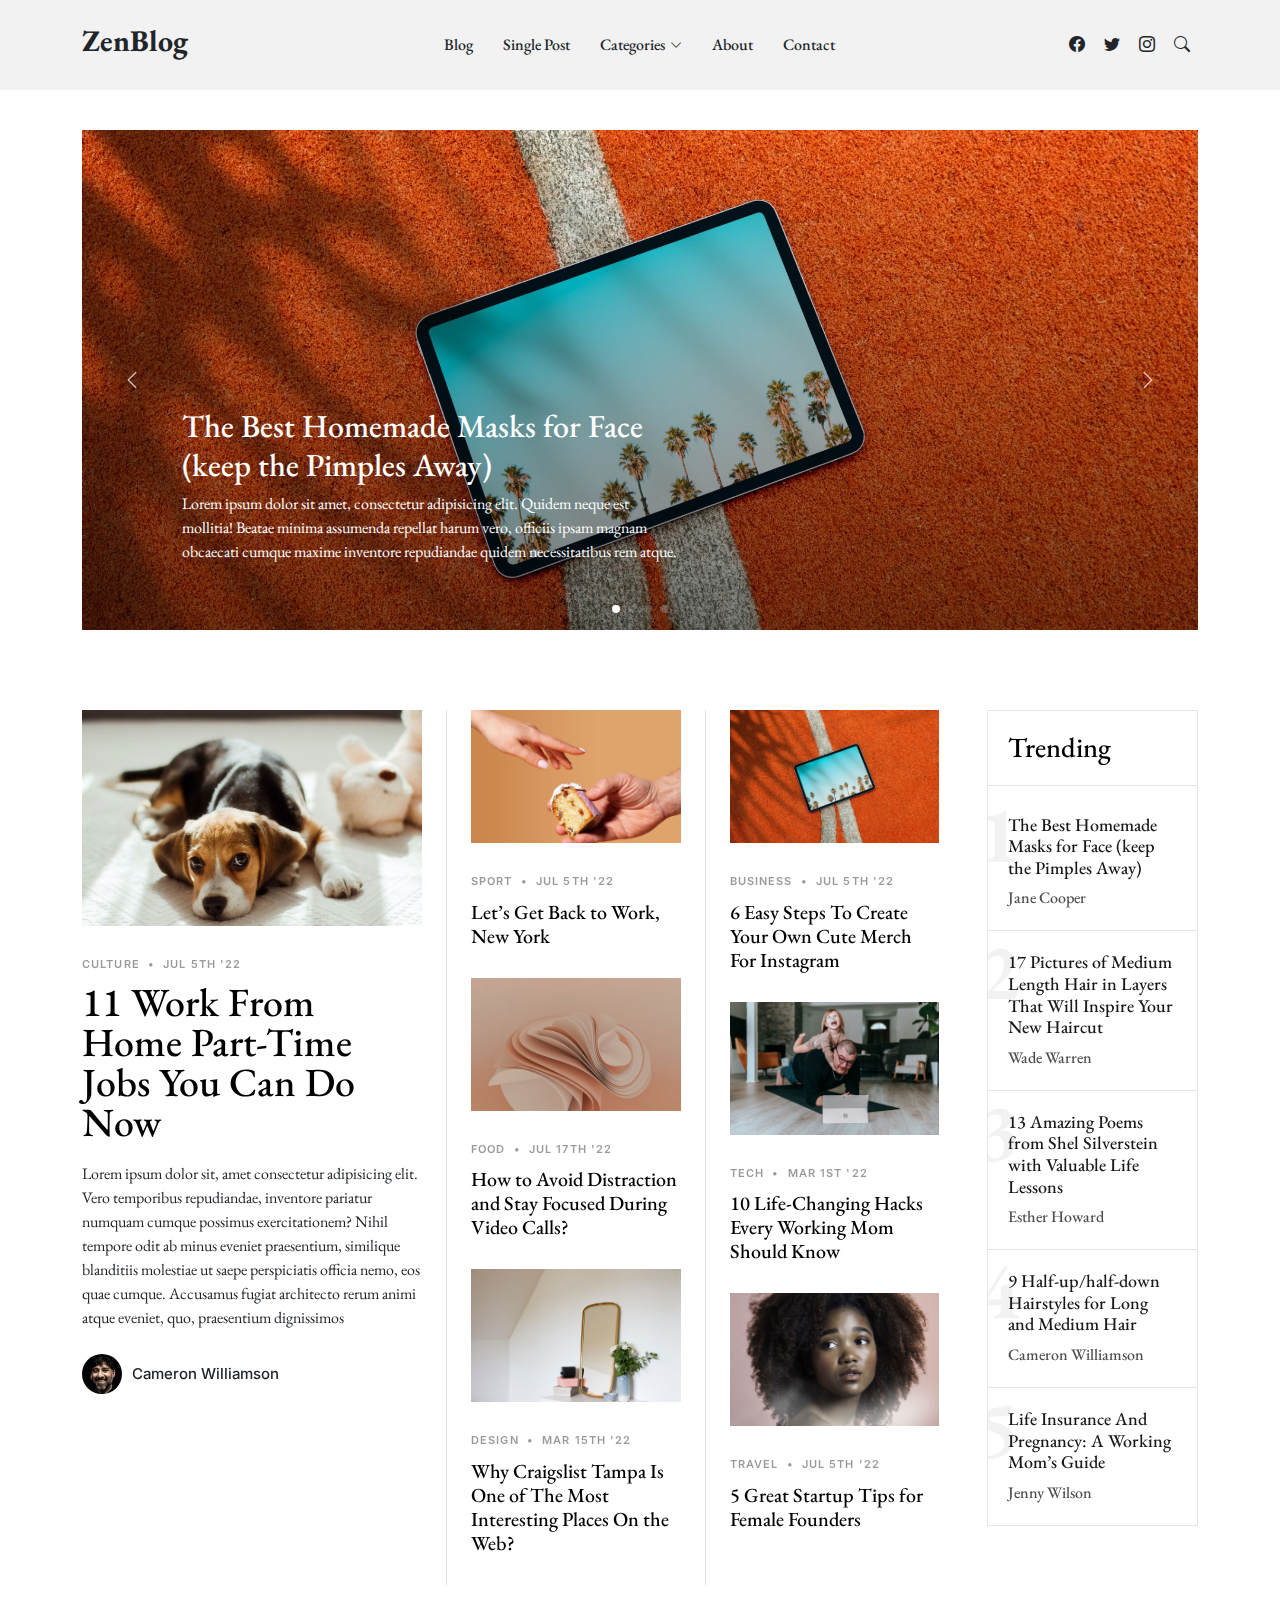
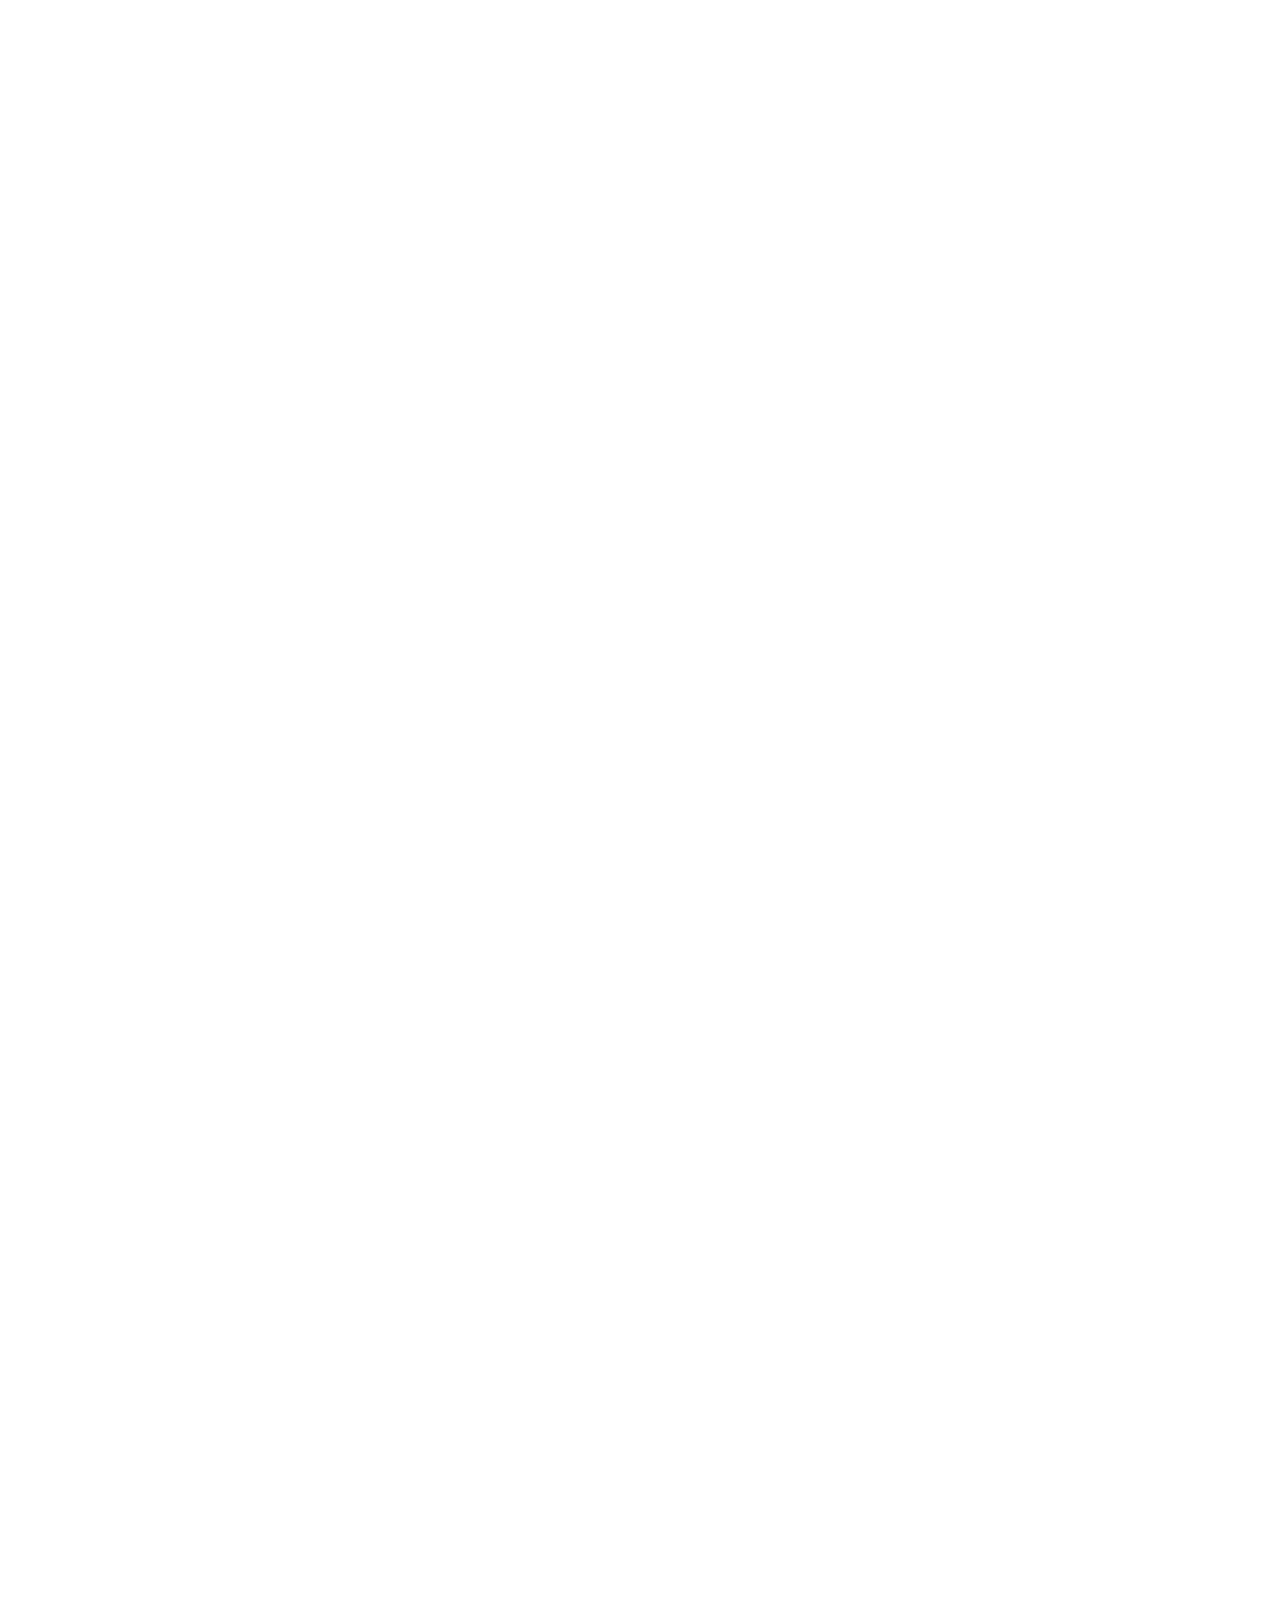
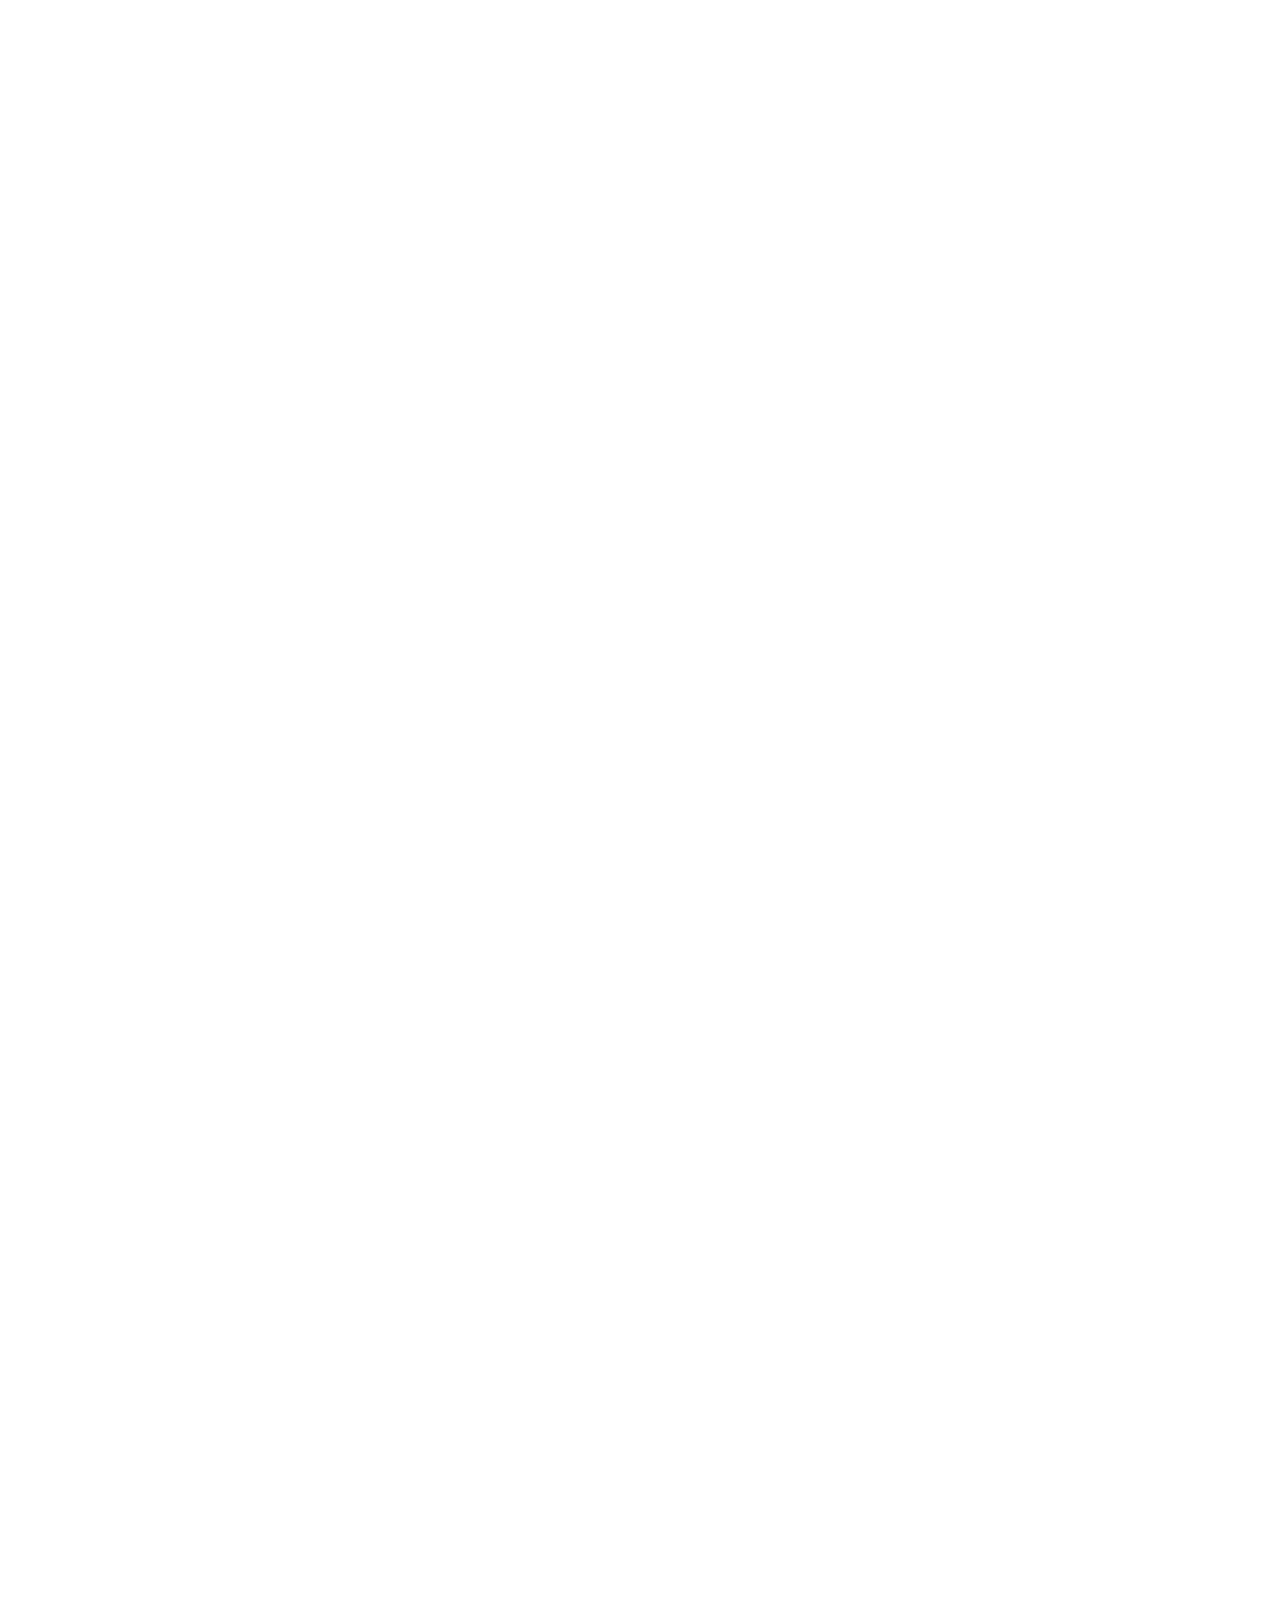
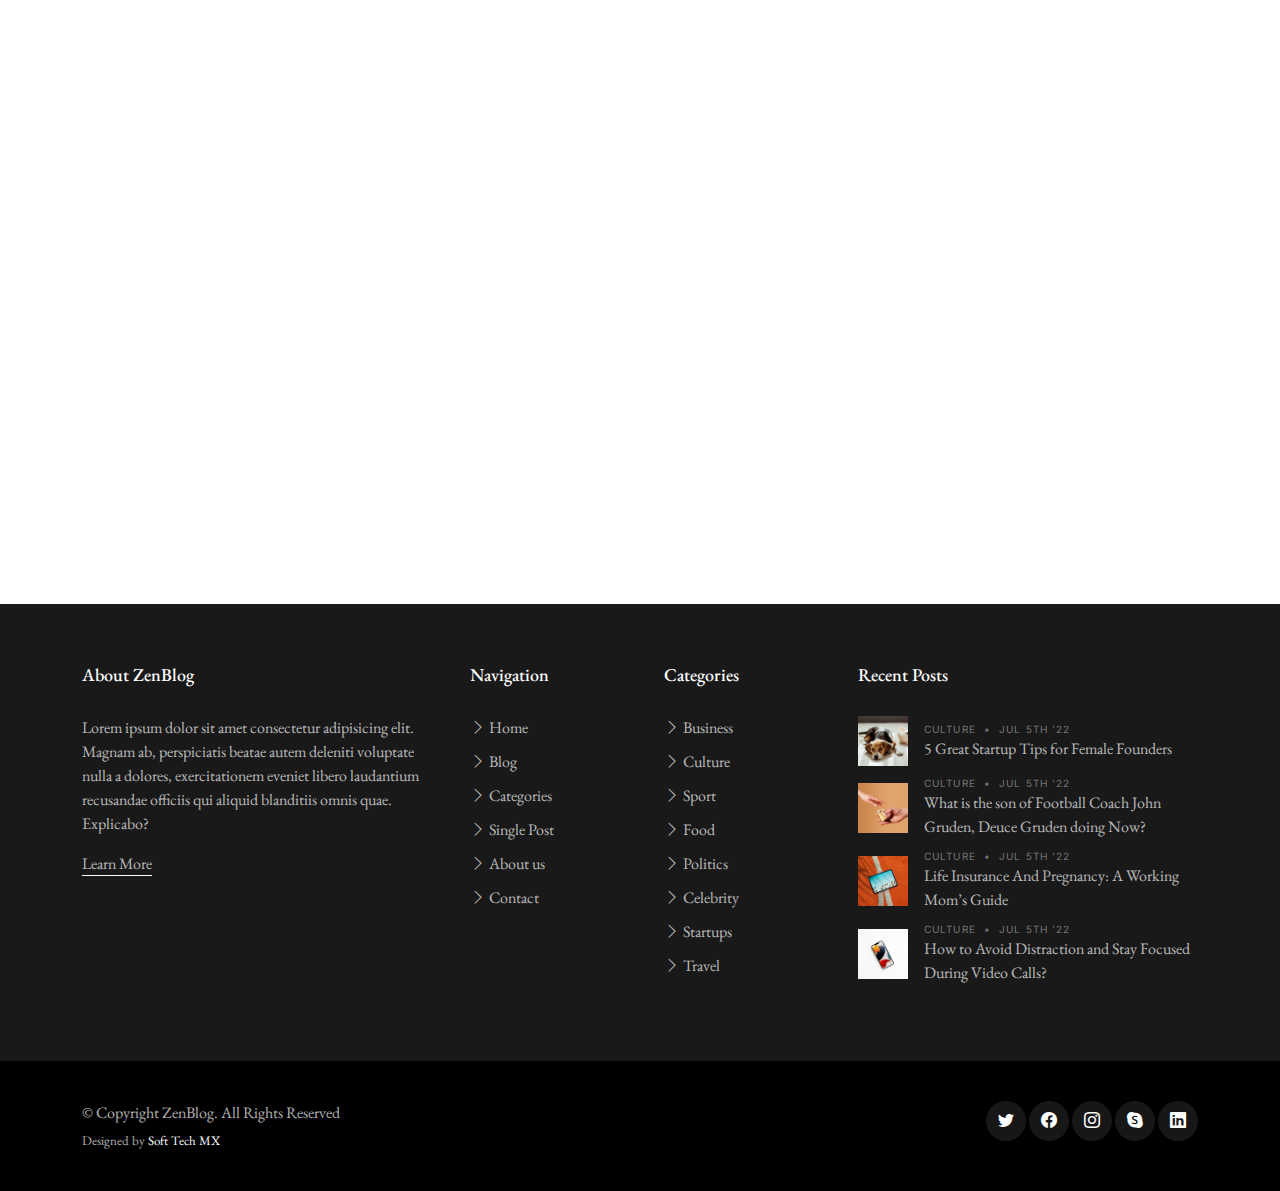
<file: index.html>
<!DOCTYPE html>
<html lang="en">

	<head>
		<meta charset="utf-8">
		<meta content="width=device-width, initial-scale=1.0" name="viewport">

		<title>ZenBlog</title>
		<meta content="" name="description">
		<meta content="" name="keywords">

		<!-- Favicons -->
		<link href="assets/img/favicon.png" rel="icon">
		<link href="assets/img/apple-touch-icon.png" rel="apple-touch-icon">

		<!-- Google Fonts -->
		<link rel="preconnect" href="https://fonts.googleapis.com">
		<link rel="preconnect" href="https://fonts.gstatic.com" crossorigin>
		<link href="https://fonts.googleapis.com/css2?family=EB+Garamond:wght@400;500&family=Inter:wght@400;500&family=Playfair+Display:ital,wght@0,400;0,700;1,400;1,700&display=swap" rel="stylesheet">

		<!-- Vendor CSS Files -->
		<link href="assets/vendor/bootstrap/css/bootstrap.min.css" rel="stylesheet">
		<link href="assets/vendor/bootstrap-icons/bootstrap-icons.css" rel="stylesheet">
		<link href="assets/vendor/swiper/swiper-bundle.min.css" rel="stylesheet">
		<link href="assets/vendor/glightbox/css/glightbox.min.css" rel="stylesheet">
		<link href="assets/vendor/aos/aos.css" rel="stylesheet">

		<!-- Template Main CSS Files -->
		<link href="assets/css/variables.css" rel="stylesheet">
		<link href="assets/css/main.css" rel="stylesheet">

	</head>

	<body>

		<!-- ======= Header ======= -->
		<header id="header" class="header d-flex align-items-center fixed-top">
			<div class="container-fluid container-xl d-flex align-items-center justify-content-between">

				<a href="index.html" class="logo d-flex align-items-center">
					<!-- Uncomment the line below if you also wish to use an image logo -->
					<!-- <img src="assets/img/logo.png" alt=""> -->
					<h1>ZenBlog</h1>
				</a>

				<nav id="navbar" class="navbar">
					<ul>
						<li><a href="index.html">Blog</a></li>
						<li><a href="single-post.html">Single Post</a></li>
						<li class="dropdown"><a href="category.html"><span>Categories</span> <i class="bi bi-chevron-down dropdown-indicator"></i></a>
							<ul>
								<li><a href="search-result.html">Search Result</a></li>
								<li><a href="#">Drop Down 1</a></li>
								<li class="dropdown"><a href="#"><span>Deep Drop Down</span> <i class="bi bi-chevron-down dropdown-indicator"></i></a>
									<ul>
										<li><a href="#">Deep Drop Down 1</a></li>
										<li><a href="#">Deep Drop Down 2</a></li>
										<li><a href="#">Deep Drop Down 3</a></li>
										<li><a href="#">Deep Drop Down 4</a></li>
										<li><a href="#">Deep Drop Down 5</a></li>
									</ul>
								</li>
								<li><a href="#">Drop Down 2</a></li>
								<li><a href="#">Drop Down 3</a></li>
								<li><a href="#">Drop Down 4</a></li>
							</ul>
						</li>

						<li><a href="about.html">About</a></li>
						<li><a href="contact.html">Contact</a></li>
					</ul>
				</nav><!-- .navbar -->

				<div class="position-relative">
					<a href="#" class="mx-2"><span class="bi-facebook"></span></a>
					<a href="#" class="mx-2"><span class="bi-twitter"></span></a>
					<a href="#" class="mx-2"><span class="bi-instagram"></span></a>

					<a href="#" class="mx-2 js-search-open"><span class="bi-search"></span></a>
					<i class="bi bi-list mobile-nav-toggle"></i>

					<!-- ======= Search Form ======= -->
					<div class="search-form-wrap js-search-form-wrap">
						<form action="search-result.html" class="search-form">
							<span class="icon bi-search"></span>
							<input type="text" placeholder="Search" class="form-control">
							<button class="btn js-search-close"><span class="bi-x"></span></button>
						</form>
					</div><!-- End Search Form -->

				</div>

			</div>

		</header><!-- End Header -->

		<main id="main">

			<!-- ======= Hero Slider Section ======= -->
			<section id="hero-slider" class="hero-slider">
				<div class="container-md" data-aos="fade-in">
					<div class="row">
						<div class="col-12">
							<div class="swiper sliderFeaturedPosts">
								<div class="swiper-wrapper">
									<div class="swiper-slide">
										<a href="single-post.html" class="img-bg d-flex align-items-end" style="background-image: url('assets/img/post-slide-1.jpg');">
											<div class="img-bg-inner">
												<h2>The Best Homemade Masks for Face (keep the Pimples Away)</h2>
												<p>Lorem ipsum dolor sit amet, consectetur adipisicing elit. Quidem neque est mollitia! Beatae minima assumenda repellat harum vero, officiis ipsam magnam obcaecati cumque maxime inventore repudiandae quidem necessitatibus rem atque.</p>
											</div>
										</a>
									</div>

									<div class="swiper-slide">
										<a href="single-post.html" class="img-bg d-flex align-items-end" style="background-image: url('assets/img/post-slide-2.jpg');">
											<div class="img-bg-inner">
												<h2>17 Pictures of Medium Length Hair in Layers That Will Inspire Your New Haircut</h2>
												<p>Lorem ipsum dolor sit amet, consectetur adipisicing elit. Quidem neque est mollitia! Beatae minima assumenda repellat harum vero, officiis ipsam magnam obcaecati cumque maxime inventore repudiandae quidem necessitatibus rem atque.</p>
											</div>
										</a>
									</div>

									<div class="swiper-slide">
										<a href="single-post.html" class="img-bg d-flex align-items-end" style="background-image: url('assets/img/post-slide-3.jpg');">
											<div class="img-bg-inner">
												<h2>13 Amazing Poems from Shel Silverstein with Valuable Life Lessons</h2>
												<p>Lorem ipsum dolor sit amet, consectetur adipisicing elit. Quidem neque est mollitia! Beatae minima assumenda repellat harum vero, officiis ipsam magnam obcaecati cumque maxime inventore repudiandae quidem necessitatibus rem atque.</p>
											</div>
										</a>
									</div>

									<div class="swiper-slide">
										<a href="single-post.html" class="img-bg d-flex align-items-end" style="background-image: url('assets/img/post-slide-4.jpg');">
											<div class="img-bg-inner">
												<h2>9 Half-up/half-down Hairstyles for Long and Medium Hair</h2>
												<p>Lorem ipsum dolor sit amet, consectetur adipisicing elit. Quidem neque est mollitia! Beatae minima assumenda repellat harum vero, officiis ipsam magnam obcaecati cumque maxime inventore repudiandae quidem necessitatibus rem atque.</p>
											</div>
										</a>
									</div>
								</div>
								<div class="custom-swiper-button-next">
									<span class="bi-chevron-right"></span>
								</div>
								<div class="custom-swiper-button-prev">
									<span class="bi-chevron-left"></span>
								</div>

								<div class="swiper-pagination"></div>
							</div>
						</div>
					</div>
				</div>
			</section><!-- End Hero Slider Section -->

			<!-- ======= Post Grid Section ======= -->
			<section id="posts" class="posts">
				<div class="container" data-aos="fade-up">
					<div class="row g-5">
						<div class="col-lg-4">
							<div class="post-entry-1 lg">
								<a href="single-post.html"><img src="assets/img/post-landscape-1.jpg" alt="" class="img-fluid"></a>
								<div class="post-meta"><span class="date">Culture</span> <span class="mx-1">&bullet;</span> <span>Jul 5th '22</span></div>
								<h2><a href="single-post.html">11 Work From Home Part-Time Jobs You Can Do Now</a></h2>
								<p class="mb-4 d-block">Lorem ipsum dolor sit, amet consectetur adipisicing elit. Vero temporibus repudiandae, inventore pariatur numquam cumque possimus exercitationem? Nihil tempore odit ab minus eveniet praesentium, similique blanditiis molestiae ut saepe perspiciatis officia nemo, eos quae cumque. Accusamus fugiat architecto rerum animi atque eveniet, quo, praesentium dignissimos</p>

								<div class="d-flex align-items-center author">
									<div class="photo"><img src="assets/img/person-1.jpg" alt="" class="img-fluid"></div>
									<div class="name">
										<h3 class="m-0 p-0">Cameron Williamson</h3>
									</div>
								</div>
							</div>

						</div>

						<div class="col-lg-8">
							<div class="row g-5">
								<div class="col-lg-4 border-start custom-border">
									<div class="post-entry-1">
										<a href="single-post.html"><img src="assets/img/post-landscape-2.jpg" alt="" class="img-fluid"></a>
										<div class="post-meta"><span class="date">Sport</span> <span class="mx-1">&bullet;</span> <span>Jul 5th '22</span></div>
										<h2><a href="single-post.html">Let’s Get Back to Work, New York</a></h2>
									</div>
									<div class="post-entry-1">
										<a href="single-post.html"><img src="assets/img/post-landscape-5.jpg" alt="" class="img-fluid"></a>
										<div class="post-meta"><span class="date">Food</span> <span class="mx-1">&bullet;</span> <span>Jul 17th '22</span></div>
										<h2><a href="single-post.html">How to Avoid Distraction and Stay Focused During Video Calls?</a></h2>
									</div>
									<div class="post-entry-1">
										<a href="single-post.html"><img src="assets/img/post-landscape-7.jpg" alt="" class="img-fluid"></a>
										<div class="post-meta"><span class="date">Design</span> <span class="mx-1">&bullet;</span> <span>Mar 15th '22</span></div>
										<h2><a href="single-post.html">Why Craigslist Tampa Is One of The Most Interesting Places On the Web?</a></h2>
									</div>
								</div>
								<div class="col-lg-4 border-start custom-border">
									<div class="post-entry-1">
										<a href="single-post.html"><img src="assets/img/post-landscape-3.jpg" alt="" class="img-fluid"></a>
										<div class="post-meta"><span class="date">Business</span> <span class="mx-1">&bullet;</span> <span>Jul 5th '22</span></div>
										<h2><a href="single-post.html">6 Easy Steps To Create Your Own Cute Merch For Instagram</a></h2>
									</div>
									<div class="post-entry-1">
										<a href="single-post.html"><img src="assets/img/post-landscape-6.jpg" alt="" class="img-fluid"></a>
										<div class="post-meta"><span class="date">Tech</span> <span class="mx-1">&bullet;</span> <span>Mar 1st '22</span></div>
										<h2><a href="single-post.html">10 Life-Changing Hacks Every Working Mom Should Know</a></h2>
									</div>
									<div class="post-entry-1">
										<a href="single-post.html"><img src="assets/img/post-landscape-8.jpg" alt="" class="img-fluid"></a>
										<div class="post-meta"><span class="date">Travel</span> <span class="mx-1">&bullet;</span> <span>Jul 5th '22</span></div>
										<h2><a href="single-post.html">5 Great Startup Tips for Female Founders</a></h2>
									</div>
								</div>

								<!-- Trending Section -->
								<div class="col-lg-4">

									<div class="trending">
										<h3>Trending</h3>
										<ul class="trending-post">
											<li>
												<a href="single-post.html">
													<span class="number">1</span>
													<h3>The Best Homemade Masks for Face (keep the Pimples Away)</h3>
													<span class="author">Jane Cooper</span>
												</a>
											</li>
											<li>
												<a href="single-post.html">
													<span class="number">2</span>
													<h3>17 Pictures of Medium Length Hair in Layers That Will Inspire Your New Haircut</h3>
													<span class="author">Wade Warren</span>
												</a>
											</li>
											<li>
												<a href="single-post.html">
													<span class="number">3</span>
													<h3>13 Amazing Poems from Shel Silverstein with Valuable Life Lessons</h3>
													<span class="author">Esther Howard</span>
												</a>
											</li>
											<li>
												<a href="single-post.html">
													<span class="number">4</span>
													<h3>9 Half-up/half-down Hairstyles for Long and Medium Hair</h3>
													<span class="author">Cameron Williamson</span>
												</a>
											</li>
											<li>
												<a href="single-post.html">
													<span class="number">5</span>
													<h3>Life Insurance And Pregnancy: A Working Mom’s Guide</h3>
													<span class="author">Jenny Wilson</span>
												</a>
											</li>
										</ul>
									</div>

								</div> <!-- End Trending Section -->
							</div>
						</div>

					</div> <!-- End .row -->
				</div>
			</section> <!-- End Post Grid Section -->

			<!-- ======= Culture Category Section ======= -->
			<section class="category-section">
				<div class="container" data-aos="fade-up">

					<div class="section-header d-flex justify-content-between align-items-center mb-5">
						<h2>Culture</h2>
						<div><a href="category.html" class="more">See All Culture</a></div>
					</div>

					<div class="row">
						<div class="col-md-9">

							<div class="d-lg-flex post-entry-2">
								<a href="single-post.html" class="me-4 thumbnail mb-4 mb-lg-0 d-inline-block">
									<img src="assets/img/post-landscape-6.jpg" alt="" class="img-fluid">
								</a>
								<div>
									<div class="post-meta"><span class="date">Culture</span> <span class="mx-1">&bullet;</span> <span>Jul 5th '22</span></div>
									<h3><a href="single-post.html">What is the son of Football Coach John Gruden, Deuce Gruden doing Now?</a></h3>
									<p>Lorem ipsum dolor sit amet consectetur adipisicing elit. Distinctio placeat exercitationem magni voluptates dolore. Tenetur fugiat voluptates quas, nobis error deserunt aliquam temporibus sapiente, laudantium dolorum itaque libero eos deleniti?</p>
									<div class="d-flex align-items-center author">
										<div class="photo"><img src="assets/img/person-2.jpg" alt="" class="img-fluid"></div>
										<div class="name">
											<h3 class="m-0 p-0">Wade Warren</h3>
										</div>
									</div>
								</div>
							</div>

							<div class="row">
								<div class="col-lg-4">
									<div class="post-entry-1 border-bottom">
										<a href="single-post.html"><img src="assets/img/post-landscape-1.jpg" alt="" class="img-fluid"></a>
										<div class="post-meta"><span class="date">Culture</span> <span class="mx-1">&bullet;</span> <span>Jul 5th '22</span></div>
										<h2 class="mb-2"><a href="single-post.html">11 Work From Home Part-Time Jobs You Can Do Now</a></h2>
										<span class="author mb-3 d-block">Jenny Wilson</span>
										<p class="mb-4 d-block">Lorem ipsum dolor sit, amet consectetur adipisicing elit. Vero temporibus repudiandae, inventore pariatur numquam cumque possimus</p>
									</div>

									<div class="post-entry-1">
										<div class="post-meta"><span class="date">Culture</span> <span class="mx-1">&bullet;</span> <span>Jul 5th '22</span></div>
										<h2 class="mb-2"><a href="single-post.html">5 Great Startup Tips for Female Founders</a></h2>
										<span class="author mb-3 d-block">Jenny Wilson</span>
									</div>
								</div>
								<div class="col-lg-8">
									<div class="post-entry-1">
										<a href="single-post.html"><img src="assets/img/post-landscape-2.jpg" alt="" class="img-fluid"></a>
										<div class="post-meta"><span class="date">Culture</span> <span class="mx-1">&bullet;</span> <span>Jul 5th '22</span></div>
										<h2 class="mb-2"><a href="single-post.html">How to Avoid Distraction and Stay Focused During Video Calls?</a></h2>
										<span class="author mb-3 d-block">Jenny Wilson</span>
										<p class="mb-4 d-block">Lorem ipsum dolor sit, amet consectetur adipisicing elit. Vero temporibus repudiandae, inventore pariatur numquam cumque possimus</p>
									</div>
								</div>
							</div>
						</div>

						<div class="col-md-3">
							<div class="post-entry-1 border-bottom">
								<div class="post-meta"><span class="date">Culture</span> <span class="mx-1">&bullet;</span> <span>Jul 5th '22</span></div>
								<h2 class="mb-2"><a href="single-post.html">How to Avoid Distraction and Stay Focused During Video Calls?</a></h2>
								<span class="author mb-3 d-block">Jenny Wilson</span>
							</div>

							<div class="post-entry-1 border-bottom">
								<div class="post-meta"><span class="date">Culture</span> <span class="mx-1">&bullet;</span> <span>Jul 5th '22</span></div>
								<h2 class="mb-2"><a href="single-post.html">17 Pictures of Medium Length Hair in Layers That Will Inspire Your New Haircut</a></h2>
								<span class="author mb-3 d-block">Jenny Wilson</span>
							</div>

							<div class="post-entry-1 border-bottom">
								<div class="post-meta"><span class="date">Culture</span> <span class="mx-1">&bullet;</span> <span>Jul 5th '22</span></div>
								<h2 class="mb-2"><a href="single-post.html">9 Half-up/half-down Hairstyles for Long and Medium Hair</a></h2>
								<span class="author mb-3 d-block">Jenny Wilson</span>
							</div>

							<div class="post-entry-1 border-bottom">
								<div class="post-meta"><span class="date">Culture</span> <span class="mx-1">&bullet;</span> <span>Jul 5th '22</span></div>
								<h2 class="mb-2"><a href="single-post.html">Life Insurance And Pregnancy: A Working Mom’s Guide</a></h2>
								<span class="author mb-3 d-block">Jenny Wilson</span>
							</div>

							<div class="post-entry-1 border-bottom">
								<div class="post-meta"><span class="date">Culture</span> <span class="mx-1">&bullet;</span> <span>Jul 5th '22</span></div>
								<h2 class="mb-2"><a href="single-post.html">The Best Homemade Masks for Face (keep the Pimples Away)</a></h2>
								<span class="author mb-3 d-block">Jenny Wilson</span>
							</div>

							<div class="post-entry-1 border-bottom">
								<div class="post-meta"><span class="date">Culture</span> <span class="mx-1">&bullet;</span> <span>Jul 5th '22</span></div>
								<h2 class="mb-2"><a href="single-post.html">10 Life-Changing Hacks Every Working Mom Should Know</a></h2>
								<span class="author mb-3 d-block">Jenny Wilson</span>
							</div>
						</div>
					</div>
				</div>
			</section><!-- End Culture Category Section -->

			<!-- ======= Business Category Section ======= -->
			<section class="category-section">
				<div class="container" data-aos="fade-up">

					<div class="section-header d-flex justify-content-between align-items-center mb-5">
						<h2>Business</h2>
						<div><a href="category.html" class="more">See All Business</a></div>
					</div>

					<div class="row">
						<div class="col-md-9 order-md-2">

							<div class="d-lg-flex post-entry-2">
								<a href="single-post.html" class="me-4 thumbnail d-inline-block mb-4 mb-lg-0">
									<img src="assets/img/post-landscape-3.jpg" alt="" class="img-fluid">
								</a>
								<div>
									<div class="post-meta"><span class="date">Business</span> <span class="mx-1">&bullet;</span> <span>Jul 5th '22</span></div>
									<h3><a href="single-post.html">What is the son of Football Coach John Gruden, Deuce Gruden doing Now?</a></h3>
									<p>Lorem ipsum dolor sit amet consectetur adipisicing elit. Distinctio placeat exercitationem magni voluptates dolore. Tenetur fugiat voluptates quas, nobis error deserunt aliquam temporibus sapiente, laudantium dolorum itaque libero eos deleniti?</p>
									<div class="d-flex align-items-center author">
										<div class="photo"><img src="assets/img/person-4.jpg" alt="" class="img-fluid"></div>
										<div class="name">
											<h3 class="m-0 p-0">Wade Warren</h3>
										</div>
									</div>
								</div>
							</div>

							<div class="row">
								<div class="col-lg-4">
									<div class="post-entry-1 border-bottom">
										<a href="single-post.html"><img src="assets/img/post-landscape-5.jpg" alt="" class="img-fluid"></a>
										<div class="post-meta"><span class="date">Business</span> <span class="mx-1">&bullet;</span> <span>Jul 5th '22</span></div>
										<h2 class="mb-2"><a href="single-post.html">11 Work From Home Part-Time Jobs You Can Do Now</a></h2>
										<span class="author mb-3 d-block">Jenny Wilson</span>
										<p class="mb-4 d-block">Lorem ipsum dolor sit, amet consectetur adipisicing elit. Vero temporibus repudiandae, inventore pariatur numquam cumque possimus</p>
									</div>

									<div class="post-entry-1">
										<div class="post-meta"><span class="date">Business</span> <span class="mx-1">&bullet;</span> <span>Jul 5th '22</span></div>
										<h2 class="mb-2"><a href="single-post.html">5 Great Startup Tips for Female Founders</a></h2>
										<span class="author mb-3 d-block">Jenny Wilson</span>
									</div>
								</div>
								<div class="col-lg-8">
									<div class="post-entry-1">
										<a href="single-post.html"><img src="assets/img/post-landscape-7.jpg" alt="" class="img-fluid"></a>
										<div class="post-meta"><span class="date">Business</span> <span class="mx-1">&bullet;</span> <span>Jul 5th '22</span></div>
										<h2 class="mb-2"><a href="single-post.html">How to Avoid Distraction and Stay Focused During Video Calls?</a></h2>
										<span class="author mb-3 d-block">Jenny Wilson</span>
										<p class="mb-4 d-block">Lorem ipsum dolor sit, amet consectetur adipisicing elit. Vero temporibus repudiandae, inventore pariatur numquam cumque possimus</p>
									</div>
								</div>
							</div>
						</div>
						<div class="col-md-3">
							<div class="post-entry-1 border-bottom">
								<div class="post-meta"><span class="date">Business</span> <span class="mx-1">&bullet;</span> <span>Jul 5th '22</span></div>
								<h2 class="mb-2"><a href="single-post.html">How to Avoid Distraction and Stay Focused During Video Calls?</a></h2>
								<span class="author mb-3 d-block">Jenny Wilson</span>
							</div>

							<div class="post-entry-1 border-bottom">
								<div class="post-meta"><span class="date">Business</span> <span class="mx-1">&bullet;</span> <span>Jul 5th '22</span></div>
								<h2 class="mb-2"><a href="single-post.html">17 Pictures of Medium Length Hair in Layers That Will Inspire Your New Haircut</a></h2>
								<span class="author mb-3 d-block">Jenny Wilson</span>
							</div>

							<div class="post-entry-1 border-bottom">
								<div class="post-meta"><span class="date">Business</span> <span class="mx-1">&bullet;</span> <span>Jul 5th '22</span></div>
								<h2 class="mb-2"><a href="single-post.html">9 Half-up/half-down Hairstyles for Long and Medium Hair</a></h2>
								<span class="author mb-3 d-block">Jenny Wilson</span>
							</div>

							<div class="post-entry-1 border-bottom">
								<div class="post-meta"><span class="date">Business</span> <span class="mx-1">&bullet;</span> <span>Jul 5th '22</span></div>
								<h2 class="mb-2"><a href="single-post.html">Life Insurance And Pregnancy: A Working Mom’s Guide</a></h2>
								<span class="author mb-3 d-block">Jenny Wilson</span>
							</div>

							<div class="post-entry-1 border-bottom">
								<div class="post-meta"><span class="date">Business</span> <span class="mx-1">&bullet;</span> <span>Jul 5th '22</span></div>
								<h2 class="mb-2"><a href="single-post.html">The Best Homemade Masks for Face (keep the Pimples Away)</a></h2>
								<span class="author mb-3 d-block">Jenny Wilson</span>
							</div>

							<div class="post-entry-1 border-bottom">
								<div class="post-meta"><span class="date">Business</span> <span class="mx-1">&bullet;</span> <span>Jul 5th '22</span></div>
								<h2 class="mb-2"><a href="single-post.html">10 Life-Changing Hacks Every Working Mom Should Know</a></h2>
								<span class="author mb-3 d-block">Jenny Wilson</span>
							</div>
						</div>
					</div>
				</div>
			</section><!-- End Business Category Section -->

			<!-- ======= Lifestyle Category Section ======= -->
			<section class="category-section">
				<div class="container" data-aos="fade-up">

					<div class="section-header d-flex justify-content-between align-items-center mb-5">
						<h2>Lifestyle</h2>
						<div><a href="category.html" class="more">See All Lifestyle</a></div>
					</div>

					<div class="row g-5">
						<div class="col-lg-4">
							<div class="post-entry-1 lg">
								<a href="single-post.html"><img src="assets/img/post-landscape-8.jpg" alt="" class="img-fluid"></a>
								<div class="post-meta"><span class="date">Lifestyle</span> <span class="mx-1">&bullet;</span> <span>Jul 5th '22</span></div>
								<h2><a href="single-post.html">11 Work From Home Part-Time Jobs You Can Do Now</a></h2>
								<p class="mb-4 d-block">Lorem ipsum dolor sit, amet consectetur adipisicing elit. Vero temporibus repudiandae, inventore pariatur numquam cumque possimus exercitationem? Nihil tempore odit ab minus eveniet praesentium, similique blanditiis molestiae ut saepe perspiciatis officia nemo, eos quae cumque. Accusamus fugiat architecto rerum animi atque eveniet, quo, praesentium dignissimos</p>

								<div class="d-flex align-items-center author">
									<div class="photo"><img src="assets/img/person-7.jpg" alt="" class="img-fluid"></div>
									<div class="name">
										<h3 class="m-0 p-0">Esther Howard</h3>
									</div>
								</div>
							</div>

							<div class="post-entry-1 border-bottom">
								<div class="post-meta"><span class="date">Lifestyle</span> <span class="mx-1">&bullet;</span> <span>Jul 5th '22</span></div>
								<h2 class="mb-2"><a href="single-post.html">The Best Homemade Masks for Face (keep the Pimples Away)</a></h2>
								<span class="author mb-3 d-block">Jenny Wilson</span>
							</div>

							<div class="post-entry-1">
								<div class="post-meta"><span class="date">Lifestyle</span> <span class="mx-1">&bullet;</span> <span>Jul 5th '22</span></div>
								<h2 class="mb-2"><a href="single-post.html">10 Life-Changing Hacks Every Working Mom Should Know</a></h2>
								<span class="author mb-3 d-block">Jenny Wilson</span>
							</div>

						</div>

						<div class="col-lg-8">
							<div class="row g-5">
								<div class="col-lg-4 border-start custom-border">
									<div class="post-entry-1">
										<a href="single-post.html"><img src="assets/img/post-landscape-6.jpg" alt="" class="img-fluid"></a>
										<div class="post-meta"><span class="date">Lifestyle</span> <span class="mx-1">&bullet;</span> <span>Jul 5th '22</span></div>
										<h2><a href="single-post.html">Let’s Get Back to Work, New York</a></h2>
									</div>
									<div class="post-entry-1">
										<a href="single-post.html"><img src="assets/img/post-landscape-5.jpg" alt="" class="img-fluid"></a>
										<div class="post-meta"><span class="date">Lifestyle</span> <span class="mx-1">&bullet;</span> <span>Jul 17th '22</span></div>
										<h2><a href="single-post.html">How to Avoid Distraction and Stay Focused During Video Calls?</a></h2>
									</div>
									<div class="post-entry-1">
										<a href="single-post.html"><img src="assets/img/post-landscape-4.jpg" alt="" class="img-fluid"></a>
										<div class="post-meta"><span class="date">Lifestyle</span> <span class="mx-1">&bullet;</span> <span>Mar 15th '22</span></div>
										<h2><a href="single-post.html">Why Craigslist Tampa Is One of The Most Interesting Places On the Web?</a></h2>
									</div>
								</div>
								<div class="col-lg-4 border-start custom-border">
									<div class="post-entry-1">
										<a href="single-post.html"><img src="assets/img/post-landscape-3.jpg" alt="" class="img-fluid"></a>
										<div class="post-meta"><span class="date">Lifestyle</span> <span class="mx-1">&bullet;</span> <span>Jul 5th '22</span></div>
										<h2><a href="single-post.html">6 Easy Steps To Create Your Own Cute Merch For Instagram</a></h2>
									</div>
									<div class="post-entry-1">
										<a href="single-post.html"><img src="assets/img/post-landscape-2.jpg" alt="" class="img-fluid"></a>
										<div class="post-meta"><span class="date">Lifestyle</span> <span class="mx-1">&bullet;</span> <span>Mar 1st '22</span></div>
										<h2><a href="single-post.html">10 Life-Changing Hacks Every Working Mom Should Know</a></h2>
									</div>
									<div class="post-entry-1">
										<a href="single-post.html"><img src="assets/img/post-landscape-1.jpg" alt="" class="img-fluid"></a>
										<div class="post-meta"><span class="date">Lifestyle</span> <span class="mx-1">&bullet;</span> <span>Jul 5th '22</span></div>
										<h2><a href="single-post.html">5 Great Startup Tips for Female Founders</a></h2>
									</div>
								</div>
								<div class="col-lg-4">

									<div class="post-entry-1 border-bottom">
										<div class="post-meta"><span class="date">Lifestyle</span> <span class="mx-1">&bullet;</span> <span>Jul 5th '22</span></div>
										<h2 class="mb-2"><a href="single-post.html">How to Avoid Distraction and Stay Focused During Video Calls?</a></h2>
										<span class="author mb-3 d-block">Jenny Wilson</span>
									</div>

									<div class="post-entry-1 border-bottom">
										<div class="post-meta"><span class="date">Lifestyle</span> <span class="mx-1">&bullet;</span> <span>Jul 5th '22</span></div>
										<h2 class="mb-2"><a href="single-post.html">17 Pictures of Medium Length Hair in Layers That Will Inspire Your New Haircut</a></h2>
										<span class="author mb-3 d-block">Jenny Wilson</span>
									</div>

									<div class="post-entry-1 border-bottom">
										<div class="post-meta"><span class="date">Lifestyle</span> <span class="mx-1">&bullet;</span> <span>Jul 5th '22</span></div>
										<h2 class="mb-2"><a href="single-post.html">9 Half-up/half-down Hairstyles for Long and Medium Hair</a></h2>
										<span class="author mb-3 d-block">Jenny Wilson</span>
									</div>

									<div class="post-entry-1 border-bottom">
										<div class="post-meta"><span class="date">Lifestyle</span> <span class="mx-1">&bullet;</span> <span>Jul 5th '22</span></div>
										<h2 class="mb-2"><a href="single-post.html">Life Insurance And Pregnancy: A Working Mom’s Guide</a></h2>
										<span class="author mb-3 d-block">Jenny Wilson</span>
									</div>

									<div class="post-entry-1 border-bottom">
										<div class="post-meta"><span class="date">Lifestyle</span> <span class="mx-1">&bullet;</span> <span>Jul 5th '22</span></div>
										<h2 class="mb-2"><a href="single-post.html">The Best Homemade Masks for Face (keep the Pimples Away)</a></h2>
										<span class="author mb-3 d-block">Jenny Wilson</span>
									</div>

									<div class="post-entry-1 border-bottom">
										<div class="post-meta"><span class="date">Lifestyle</span> <span class="mx-1">&bullet;</span> <span>Jul 5th '22</span></div>
										<h2 class="mb-2"><a href="single-post.html">10 Life-Changing Hacks Every Working Mom Should Know</a></h2>
										<span class="author mb-3 d-block">Jenny Wilson</span>
									</div>

								</div>
							</div>
						</div>

					</div> <!-- End .row -->
				</div>
			</section><!-- End Lifestyle Category Section -->

		</main><!-- End #main -->

		<!-- ======= Footer ======= -->
		<footer id="footer" class="footer">

			<div class="footer-content">
				<div class="container">

					<div class="row g-5">
						<div class="col-lg-4">
							<h3 class="footer-heading">About ZenBlog</h3>
							<p>Lorem ipsum dolor sit amet consectetur adipisicing elit. Magnam ab, perspiciatis beatae autem deleniti voluptate nulla a dolores, exercitationem eveniet libero laudantium recusandae officiis qui aliquid blanditiis omnis quae. Explicabo?</p>
							<p><a href="about.html" class="footer-link-more">Learn More</a></p>
						</div>
						<div class="col-6 col-lg-2">
							<h3 class="footer-heading">Navigation</h3>
							<ul class="footer-links list-unstyled">
								<li><a href="index.html"><i class="bi bi-chevron-right"></i> Home</a></li>
								<li><a href="index.html"><i class="bi bi-chevron-right"></i> Blog</a></li>
								<li><a href="category.html"><i class="bi bi-chevron-right"></i> Categories</a></li>
								<li><a href="single-post.html"><i class="bi bi-chevron-right"></i> Single Post</a></li>
								<li><a href="about.html"><i class="bi bi-chevron-right"></i> About us</a></li>
								<li><a href="contact.html"><i class="bi bi-chevron-right"></i> Contact</a></li>
							</ul>
						</div>
						<div class="col-6 col-lg-2">
							<h3 class="footer-heading">Categories</h3>
							<ul class="footer-links list-unstyled">
								<li><a href="category.html"><i class="bi bi-chevron-right"></i> Business</a></li>
								<li><a href="category.html"><i class="bi bi-chevron-right"></i> Culture</a></li>
								<li><a href="category.html"><i class="bi bi-chevron-right"></i> Sport</a></li>
								<li><a href="category.html"><i class="bi bi-chevron-right"></i> Food</a></li>
								<li><a href="category.html"><i class="bi bi-chevron-right"></i> Politics</a></li>
								<li><a href="category.html"><i class="bi bi-chevron-right"></i> Celebrity</a></li>
								<li><a href="category.html"><i class="bi bi-chevron-right"></i> Startups</a></li>
								<li><a href="category.html"><i class="bi bi-chevron-right"></i> Travel</a></li>

							</ul>
						</div>

						<div class="col-lg-4">
							<h3 class="footer-heading">Recent Posts</h3>

							<ul class="footer-links footer-blog-entry list-unstyled">
								<li>
									<a href="single-post.html" class="d-flex align-items-center">
										<img src="assets/img/post-sq-1.jpg" alt="" class="img-fluid me-3">
										<div>
											<div class="post-meta d-block"><span class="date">Culture</span> <span class="mx-1">&bullet;</span> <span>Jul 5th '22</span></div>
											<span>5 Great Startup Tips for Female Founders</span>
										</div>
									</a>
								</li>

								<li>
									<a href="single-post.html" class="d-flex align-items-center">
										<img src="assets/img/post-sq-2.jpg" alt="" class="img-fluid me-3">
										<div>
											<div class="post-meta d-block"><span class="date">Culture</span> <span class="mx-1">&bullet;</span> <span>Jul 5th '22</span></div>
											<span>What is the son of Football Coach John Gruden, Deuce Gruden doing Now?</span>
										</div>
									</a>
								</li>

								<li>
									<a href="single-post.html" class="d-flex align-items-center">
										<img src="assets/img/post-sq-3.jpg" alt="" class="img-fluid me-3">
										<div>
											<div class="post-meta d-block"><span class="date">Culture</span> <span class="mx-1">&bullet;</span> <span>Jul 5th '22</span></div>
											<span>Life Insurance And Pregnancy: A Working Mom’s Guide</span>
										</div>
									</a>
								</li>

								<li>
									<a href="single-post.html" class="d-flex align-items-center">
										<img src="assets/img/post-sq-4.jpg" alt="" class="img-fluid me-3">
										<div>
											<div class="post-meta d-block"><span class="date">Culture</span> <span class="mx-1">&bullet;</span> <span>Jul 5th '22</span></div>
											<span>How to Avoid Distraction and Stay Focused During Video Calls?</span>
										</div>
									</a>
								</li>

							</ul>

						</div>
					</div>
				</div>
			</div>

			<div class="footer-legal">
				<div class="container">

					<div class="row justify-content-between">
						<div class="col-md-6 text-center text-md-start mb-3 mb-md-0">
							<div class="copyright">
								© Copyright <strong><span>ZenBlog</span></strong>. All Rights Reserved
							</div>

							<div class="credits">
								Designed by <a href="https://www.soft-tech-mx.com/">
									Soft Tech MX
								</a>
							</div>

						</div>

						<div class="col-md-6">
							<div class="social-links mb-3 mb-lg-0 text-center text-md-end">
								<a href="#" class="twitter"><i class="bi bi-twitter"></i></a>
								<a href="#" class="facebook"><i class="bi bi-facebook"></i></a>
								<a href="#" class="instagram"><i class="bi bi-instagram"></i></a>
								<a href="#" class="google-plus"><i class="bi bi-skype"></i></a>
								<a href="#" class="linkedin"><i class="bi bi-linkedin"></i></a>
							</div>

						</div>

					</div>

				</div>
			</div>

		</footer>

		<a href="#" class="scroll-top d-flex align-items-center justify-content-center"><i class="bi bi-arrow-up-short"></i></a>

		<!-- Vendor JS Files -->
		<script src="assets/vendor/bootstrap/js/bootstrap.bundle.min.js"></script>
		<script src="assets/vendor/swiper/swiper-bundle.min.js"></script>
		<script src="assets/vendor/glightbox/js/glightbox.min.js"></script>
		<script src="assets/vendor/aos/aos.js"></script>
		<script src="assets/vendor/php-email-form/validate.js"></script>

		<!-- Template Main JS File -->
		<script src="assets/js/main.js"></script>

	</body>

</html>
</file>
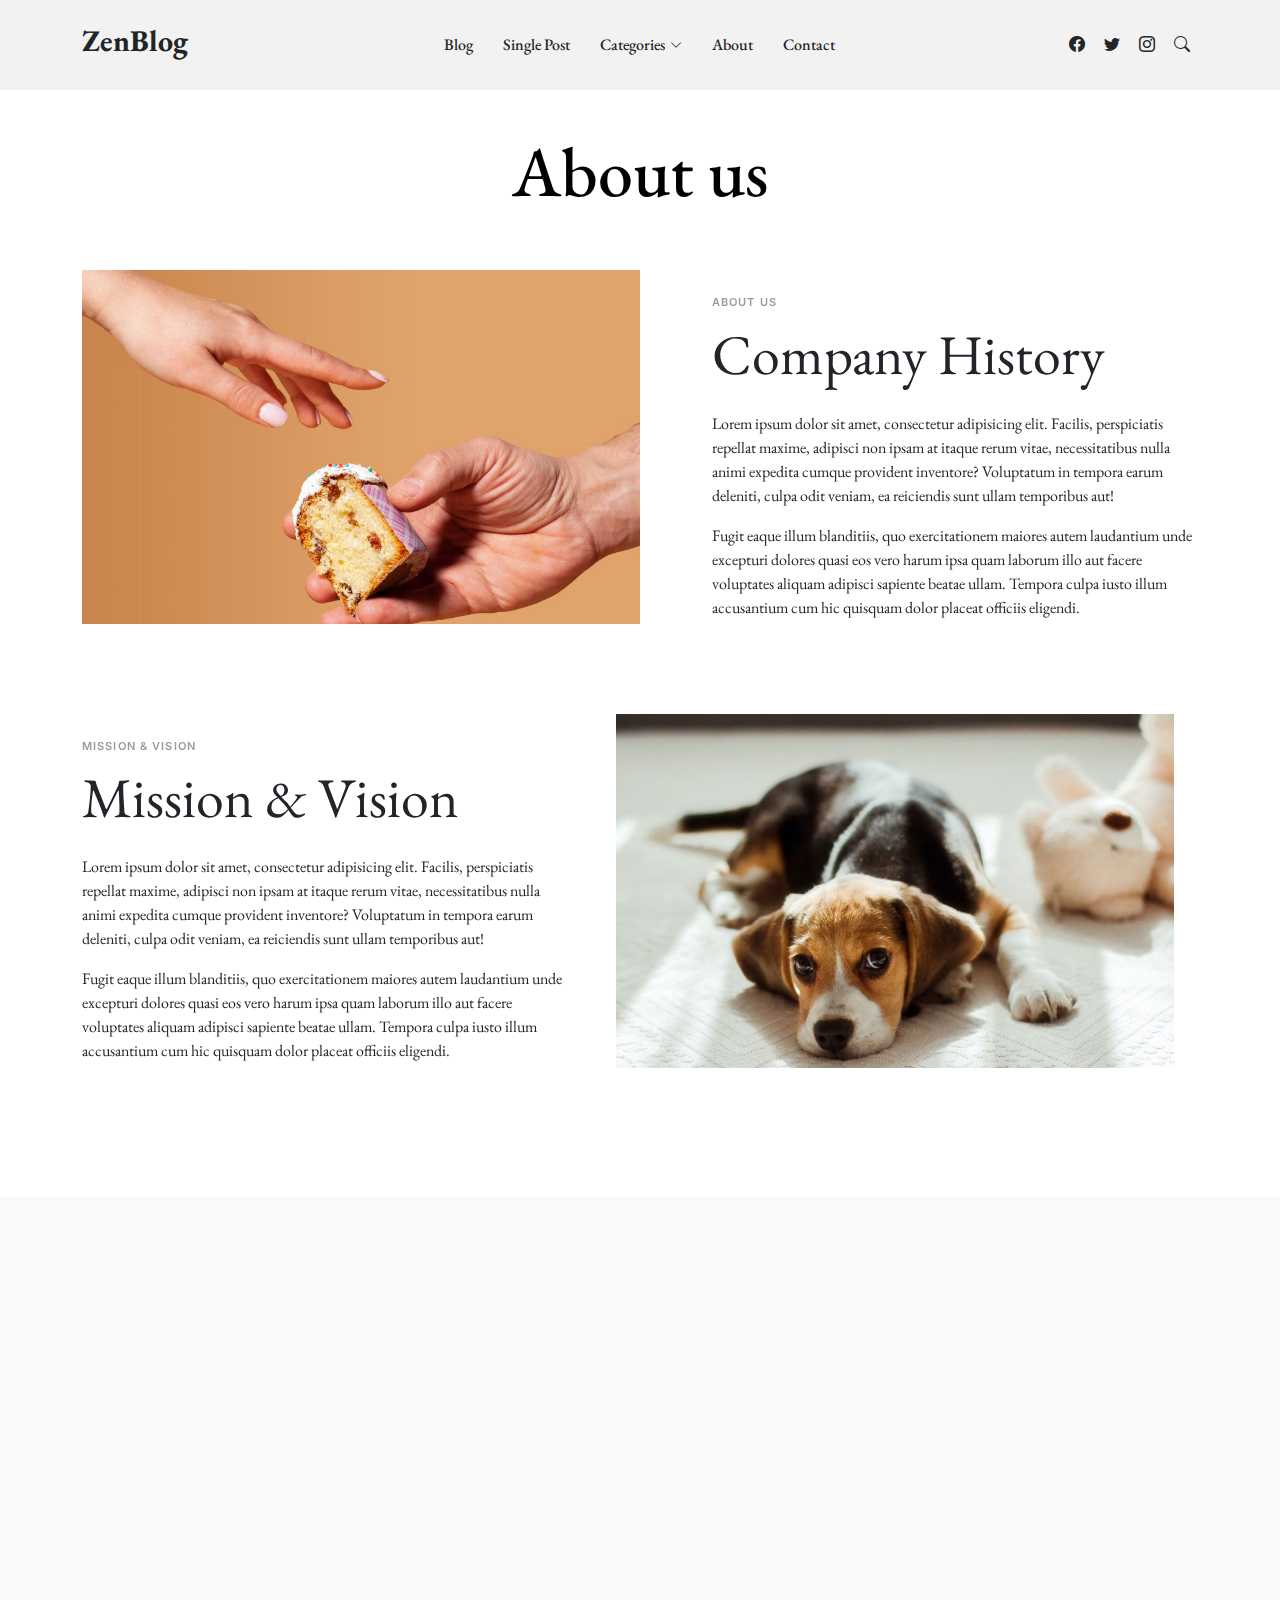
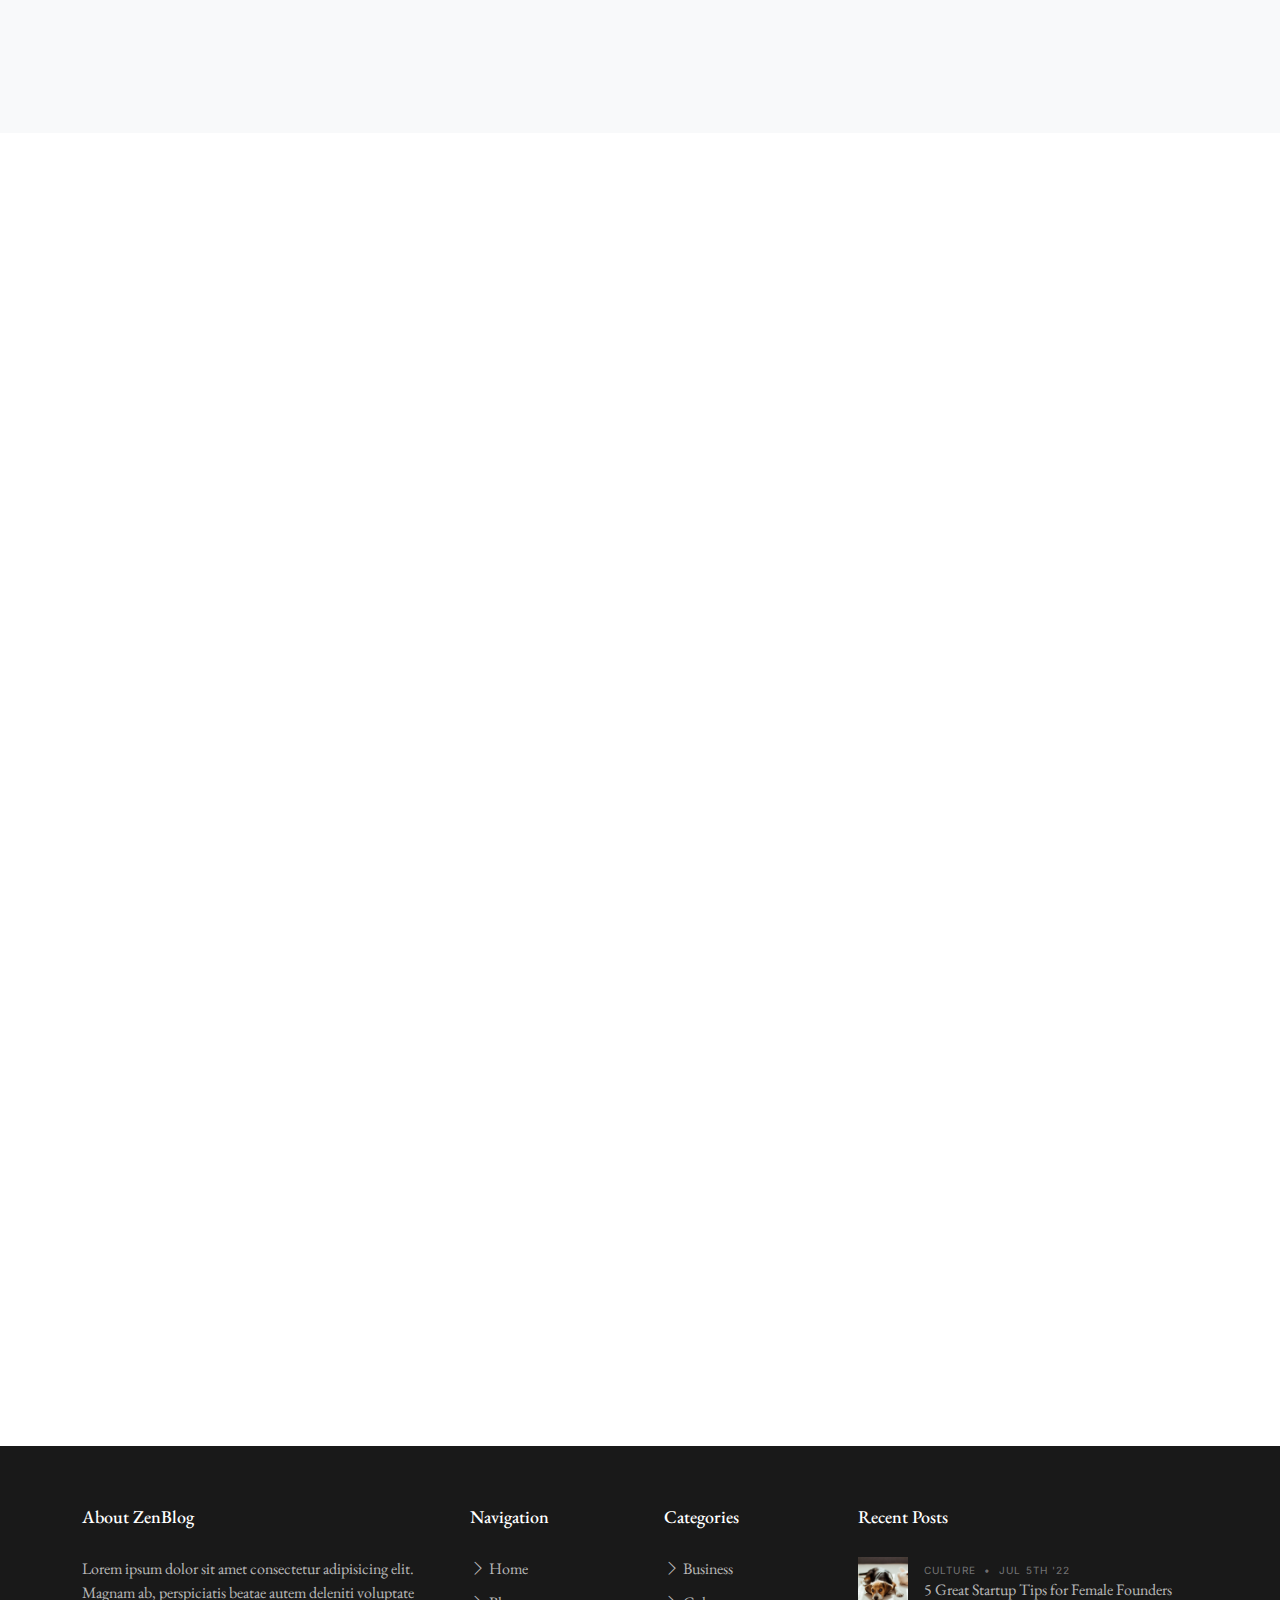
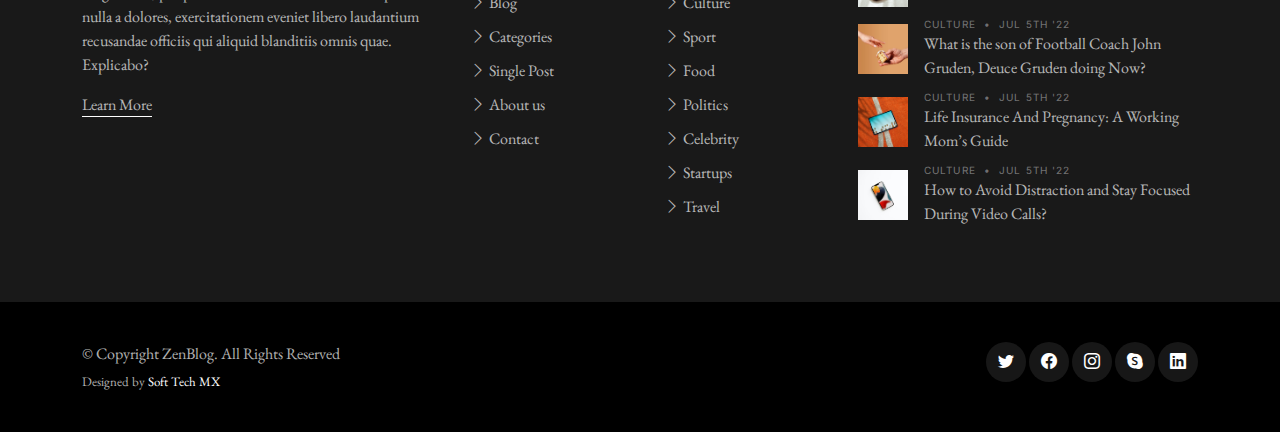
<file: about.html>
<!DOCTYPE html>
<html lang="en">

	<head>
		<meta charset="utf-8">
		<meta content="width=device-width, initial-scale=1.0" name="viewport">

		<title>ZenBlog</title>
		<meta content="" name="description">
		<meta content="" name="keywords">

		<!-- Favicons -->
		<link href="assets/img/favicon.png" rel="icon">
		<link href="assets/img/apple-touch-icon.png" rel="apple-touch-icon">

		<!-- Google Fonts -->
		<link rel="preconnect" href="https://fonts.googleapis.com">
		<link rel="preconnect" href="https://fonts.gstatic.com" crossorigin>
		<link href="https://fonts.googleapis.com/css2?family=EB+Garamond:wght@400;500&family=Inter:wght@400;500&family=Playfair+Display:ital,wght@0,400;0,700;1,400;1,700&display=swap" rel="stylesheet">

		<!-- Vendor CSS Files -->
		<link href="assets/vendor/bootstrap/css/bootstrap.min.css" rel="stylesheet">
		<link href="assets/vendor/bootstrap-icons/bootstrap-icons.css" rel="stylesheet">
		<link href="assets/vendor/swiper/swiper-bundle.min.css" rel="stylesheet">
		<link href="assets/vendor/glightbox/css/glightbox.min.css" rel="stylesheet">
		<link href="assets/vendor/aos/aos.css" rel="stylesheet">

		<!-- Template Main CSS Files -->
		<link href="assets/css/variables.css" rel="stylesheet">
		<link href="assets/css/main.css" rel="stylesheet">
	</head>

	<body>

		<!-- ======= Header ======= -->
		<header id="header" class="header d-flex align-items-center fixed-top">
			<div class="container-fluid container-xl d-flex align-items-center justify-content-between">

				<a href="index.html" class="logo d-flex align-items-center">
					<!-- Uncomment the line below if you also wish to use an image logo -->
					<!-- <img src="assets/img/logo.png" alt=""> -->
					<h1>ZenBlog</h1>
				</a>

				<nav id="navbar" class="navbar">
					<ul>
						<li><a href="index.html">Blog</a></li>
						<li><a href="single-post.html">Single Post</a></li>
						<li class="dropdown"><a href="category.html"><span>Categories</span> <i class="bi bi-chevron-down dropdown-indicator"></i></a>
							<ul>
								<li><a href="search-result.html">Search Result</a></li>
								<li><a href="#">Drop Down 1</a></li>
								<li class="dropdown"><a href="#"><span>Deep Drop Down</span> <i class="bi bi-chevron-down dropdown-indicator"></i></a>
									<ul>
										<li><a href="#">Deep Drop Down 1</a></li>
										<li><a href="#">Deep Drop Down 2</a></li>
										<li><a href="#">Deep Drop Down 3</a></li>
										<li><a href="#">Deep Drop Down 4</a></li>
										<li><a href="#">Deep Drop Down 5</a></li>
									</ul>
								</li>
								<li><a href="#">Drop Down 2</a></li>
								<li><a href="#">Drop Down 3</a></li>
								<li><a href="#">Drop Down 4</a></li>
							</ul>
						</li>

						<li><a href="about.html">About</a></li>
						<li><a href="contact.html">Contact</a></li>
					</ul>
				</nav><!-- .navbar -->

				<div class="position-relative">
					<a href="#" class="mx-2"><span class="bi-facebook"></span></a>
					<a href="#" class="mx-2"><span class="bi-twitter"></span></a>
					<a href="#" class="mx-2"><span class="bi-instagram"></span></a>

					<a href="#" class="mx-2 js-search-open"><span class="bi-search"></span></a>
					<i class="bi bi-list mobile-nav-toggle"></i>

					<!-- ======= Search Form ======= -->
					<div class="search-form-wrap js-search-form-wrap">
						<form action="search-result.html" class="search-form">
							<span class="icon bi-search"></span>
							<input type="text" placeholder="Search" class="form-control">
							<button class="btn js-search-close"><span class="bi-x"></span></button>
						</form>
					</div><!-- End Search Form -->

				</div>

			</div>

		</header><!-- End Header -->

		<main id="main">
			<section>
				<div class="container" data-aos="fade-up">
					<div class="row">
						<div class="col-lg-12 text-center mb-5">
							<h1 class="page-title">About us</h1>
						</div>
					</div>

					<div class="row mb-5">

						<div class="d-md-flex post-entry-2 half">
							<a href="#" class="me-4 thumbnail">
								<img src="assets/img/post-landscape-2.jpg" alt="" class="img-fluid">
							</a>
							<div class="ps-md-5 mt-4 mt-md-0">
								<div class="post-meta mt-4">About us</div>
								<h2 class="mb-4 display-4">Company History</h2>

								<p>Lorem ipsum dolor sit amet, consectetur adipisicing elit. Facilis, perspiciatis repellat maxime, adipisci non ipsam at itaque rerum vitae, necessitatibus nulla animi expedita cumque provident inventore? Voluptatum in tempora earum deleniti, culpa odit veniam, ea reiciendis sunt ullam temporibus aut!</p>
								<p>Fugit eaque illum blanditiis, quo exercitationem maiores autem laudantium unde excepturi dolores quasi eos vero harum ipsa quam laborum illo aut facere voluptates aliquam adipisci sapiente beatae ullam. Tempora culpa iusto illum accusantium cum hic quisquam dolor placeat officiis eligendi.</p>
							</div>
						</div>

						<div class="d-md-flex post-entry-2 half mt-5">
							<a href="#" class="me-4 thumbnail order-2">
								<img src="assets/img/post-landscape-1.jpg" alt="" class="img-fluid">
							</a>
							<div class="pe-md-5 mt-4 mt-md-0">
								<div class="post-meta mt-4">Mission &amp; Vision</div>
								<h2 class="mb-4 display-4">Mission &amp; Vision</h2>

								<p>Lorem ipsum dolor sit amet, consectetur adipisicing elit. Facilis, perspiciatis repellat maxime, adipisci non ipsam at itaque rerum vitae, necessitatibus nulla animi expedita cumque provident inventore? Voluptatum in tempora earum deleniti, culpa odit veniam, ea reiciendis sunt ullam temporibus aut!</p>
								<p>Fugit eaque illum blanditiis, quo exercitationem maiores autem laudantium unde excepturi dolores quasi eos vero harum ipsa quam laborum illo aut facere voluptates aliquam adipisci sapiente beatae ullam. Tempora culpa iusto illum accusantium cum hic quisquam dolor placeat officiis eligendi.</p>
							</div>
						</div>

					</div>

				</div>
			</section>

			<section class="mb-5 bg-light py-5">
				<div class="container" data-aos="fade-up">
					<div class="row justify-content-between align-items-lg-center">
						<div class="col-lg-5 mb-4 mb-lg-0">
							<h2 class="display-4 mb-4">Latest News</h2>
							<p>Lorem ipsum dolor sit amet consectetur adipisicing elit. Sed, rem eaque vel est asperiores iste pariatur placeat molestias, rerum provident ea maiores debitis eum earum esse quas architecto! Minima, voluptatum! Minus tempora distinctio quo sint est blanditiis voluptate eos. Commodi dolore nesciunt culpa adipisci nemo expedita suscipit autem dolorum rerum?</p>
							<p>At magni dolore ullam odio sapiente ipsam, numquam eius minus animi inventore alias quam fugit corrupti error iste laboriosam dolorum culpa doloremque eligendi repellat iusto vel impedit odit cum. Sequi atque molestias nesciunt rem eum pariatur quibusdam deleniti saepe eius maiores porro quam, praesentium ipsa deserunt laboriosam adipisci. Optio, animi!</p>
							<p><a href="#" class="more">View All Blog Posts</a></p>
						</div>
						<div class="col-lg-6">
							<div class="row">
								<div class="col-6">
									<img src="assets/img/post-portrait-3.jpg" alt="" class="img-fluid mb-4">
								</div>
								<div class="col-6 mt-4">
									<img src="assets/img/post-portrait-4.jpg" alt="" class="img-fluid mb-4">
								</div>
							</div>
						</div>
					</div>
				</div>
			</section>

			<section>
				<div class="container" data-aos="fade-up">
					<div class="row">
						<div class="col-12 text-center mb-5">
							<div class="row justify-content-center">
								<div class="col-lg-6">
									<h2 class="display-4">Our Team</h2>
									<p>Lorem ipsum dolor sit amet consectetur adipisicing elit. Nihil sint sed, fugit distinctio ad eius itaque deserunt doloribus harum excepturi laudantium sit officiis et eaque blanditiis. Dolore natus excepturi recusandae.</p>
								</div>
							</div>
						</div>
						<div class="col-lg-4 text-center mb-5">
							<img src="assets/img/person-1.jpg" alt="" class="img-fluid rounded-circle w-50 mb-4">
							<h4>Cameron Williamson</h4>
							<span class="d-block mb-3 text-uppercase">Founder &amp; CEO</span>
							<p>Lorem ipsum dolor sit amet, consectetur adipisicing elit. Facilis, perspiciatis repellat maxime, adipisci non ipsam at itaque rerum vitae, necessitatibus nulla animi expedita cumque provident inventore? Voluptatum in tempora earum deleniti, culpa odit veniam, ea reiciendis sunt ullam temporibus aut!</p>
						</div>
						<div class="col-lg-4 text-center mb-5">
							<img src="assets/img/person-2.jpg" alt="" class="img-fluid rounded-circle w-50 mb-4">
							<h4>Wade Warren</h4>
							<span class="d-block mb-3 text-uppercase">Founder, VP</span>
							<p>Lorem ipsum dolor sit amet, consectetur adipisicing elit. Facilis, perspiciatis repellat maxime, adipisci non ipsam at itaque rerum vitae, necessitatibus nulla animi expedita cumque provident inventore? Voluptatum in tempora earum deleniti, culpa odit veniam, ea reiciendis sunt ullam temporibus aut!</p>
						</div>
						<div class="col-lg-4 text-center mb-5">
							<img src="assets/img/person-3.jpg" alt="" class="img-fluid rounded-circle w-50 mb-4">
							<h4>Jane Cooper</h4>
							<span class="d-block mb-3 text-uppercase">Editor Staff</span>
							<p>Lorem ipsum dolor sit amet, consectetur adipisicing elit. Facilis, perspiciatis repellat maxime, adipisci non ipsam at itaque rerum vitae, necessitatibus nulla animi expedita cumque provident inventore? Voluptatum in tempora earum deleniti, culpa odit veniam, ea reiciendis sunt ullam temporibus aut!</p>
						</div>
						<div class="col-lg-4 text-center mb-5">
							<img src="assets/img/person-4.jpg" alt="" class="img-fluid rounded-circle w-50 mb-4">
							<h4>Cameron Williamson</h4>
							<span class="d-block mb-3 text-uppercase">Editor Staff</span>
							<p>Lorem ipsum dolor sit amet, consectetur adipisicing elit. Facilis, perspiciatis repellat maxime, adipisci non ipsam at itaque rerum vitae, necessitatibus nulla animi expedita cumque provident inventore? Voluptatum in tempora earum deleniti, culpa odit veniam, ea reiciendis sunt ullam temporibus aut!</p>
						</div>
						<div class="col-lg-4 text-center mb-5">
							<img src="assets/img/person-5.jpg" alt="" class="img-fluid rounded-circle w-50 mb-4">
							<h4>Cameron Williamson</h4>
							<span class="d-block mb-3 text-uppercase">Editor Staff</span>
							<p>Lorem ipsum dolor sit amet, consectetur adipisicing elit. Facilis, perspiciatis repellat maxime, adipisci non ipsam at itaque rerum vitae, necessitatibus nulla animi expedita cumque provident inventore? Voluptatum in tempora earum deleniti, culpa odit veniam, ea reiciendis sunt ullam temporibus aut!</p>
						</div>
						<div class="col-lg-4 text-center mb-5">
							<img src="assets/img/person-6.jpg" alt="" class="img-fluid rounded-circle w-50 mb-4">
							<h4>Cameron Williamson</h4>
							<span class="d-block mb-3 text-uppercase">Editor Staff</span>
							<p>Lorem ipsum dolor sit amet, consectetur adipisicing elit. Facilis, perspiciatis repellat maxime, adipisci non ipsam at itaque rerum vitae, necessitatibus nulla animi expedita cumque provident inventore? Voluptatum in tempora earum deleniti, culpa odit veniam, ea reiciendis sunt ullam temporibus aut!</p>
						</div>
					</div>
				</div>
			</section>

		</main><!-- End #main -->

		<!-- ======= Footer ======= -->
		<footer id="footer" class="footer">

			<div class="footer-content">
				<div class="container">

					<div class="row g-5">
						<div class="col-lg-4">
							<h3 class="footer-heading">About ZenBlog</h3>
							<p>Lorem ipsum dolor sit amet consectetur adipisicing elit. Magnam ab, perspiciatis beatae autem deleniti voluptate nulla a dolores, exercitationem eveniet libero laudantium recusandae officiis qui aliquid blanditiis omnis quae. Explicabo?</p>
							<p><a href="about.html" class="footer-link-more">Learn More</a></p>
						</div>
						<div class="col-6 col-lg-2">
							<h3 class="footer-heading">Navigation</h3>
							<ul class="footer-links list-unstyled">
								<li><a href="index.html"><i class="bi bi-chevron-right"></i> Home</a></li>
								<li><a href="index.html"><i class="bi bi-chevron-right"></i> Blog</a></li>
								<li><a href="category.html"><i class="bi bi-chevron-right"></i> Categories</a></li>
								<li><a href="single-post.html"><i class="bi bi-chevron-right"></i> Single Post</a></li>
								<li><a href="about.html"><i class="bi bi-chevron-right"></i> About us</a></li>
								<li><a href="contact.html"><i class="bi bi-chevron-right"></i> Contact</a></li>
							</ul>
						</div>
						<div class="col-6 col-lg-2">
							<h3 class="footer-heading">Categories</h3>
							<ul class="footer-links list-unstyled">
								<li><a href="category.html"><i class="bi bi-chevron-right"></i> Business</a></li>
								<li><a href="category.html"><i class="bi bi-chevron-right"></i> Culture</a></li>
								<li><a href="category.html"><i class="bi bi-chevron-right"></i> Sport</a></li>
								<li><a href="category.html"><i class="bi bi-chevron-right"></i> Food</a></li>
								<li><a href="category.html"><i class="bi bi-chevron-right"></i> Politics</a></li>
								<li><a href="category.html"><i class="bi bi-chevron-right"></i> Celebrity</a></li>
								<li><a href="category.html"><i class="bi bi-chevron-right"></i> Startups</a></li>
								<li><a href="category.html"><i class="bi bi-chevron-right"></i> Travel</a></li>

							</ul>
						</div>

						<div class="col-lg-4">
							<h3 class="footer-heading">Recent Posts</h3>

							<ul class="footer-links footer-blog-entry list-unstyled">
								<li>
									<a href="single-post.html" class="d-flex align-items-center">
										<img src="assets/img/post-sq-1.jpg" alt="" class="img-fluid me-3">
										<div>
											<div class="post-meta d-block"><span class="date">Culture</span> <span class="mx-1">&bullet;</span> <span>Jul 5th '22</span></div>
											<span>5 Great Startup Tips for Female Founders</span>
										</div>
									</a>
								</li>

								<li>
									<a href="single-post.html" class="d-flex align-items-center">
										<img src="assets/img/post-sq-2.jpg" alt="" class="img-fluid me-3">
										<div>
											<div class="post-meta d-block"><span class="date">Culture</span> <span class="mx-1">&bullet;</span> <span>Jul 5th '22</span></div>
											<span>What is the son of Football Coach John Gruden, Deuce Gruden doing Now?</span>
										</div>
									</a>
								</li>

								<li>
									<a href="single-post.html" class="d-flex align-items-center">
										<img src="assets/img/post-sq-3.jpg" alt="" class="img-fluid me-3">
										<div>
											<div class="post-meta d-block"><span class="date">Culture</span> <span class="mx-1">&bullet;</span> <span>Jul 5th '22</span></div>
											<span>Life Insurance And Pregnancy: A Working Mom’s Guide</span>
										</div>
									</a>
								</li>

								<li>
									<a href="single-post.html" class="d-flex align-items-center">
										<img src="assets/img/post-sq-4.jpg" alt="" class="img-fluid me-3">
										<div>
											<div class="post-meta d-block"><span class="date">Culture</span> <span class="mx-1">&bullet;</span> <span>Jul 5th '22</span></div>
											<span>How to Avoid Distraction and Stay Focused During Video Calls?</span>
										</div>
									</a>
								</li>

							</ul>

						</div>
					</div>
				</div>
			</div>

			<div class="footer-legal">
				<div class="container">

					<div class="row justify-content-between">
						<div class="col-md-6 text-center text-md-start mb-3 mb-md-0">
							<div class="copyright">
								© Copyright <strong><span>ZenBlog</span></strong>. All Rights Reserved
							</div>

							<div class="credits">
								Designed by <a href="https://www.soft-tech-mx.com/">
									Soft Tech MX
								</a>
							</div>

						</div>

						<div class="col-md-6">
							<div class="social-links mb-3 mb-lg-0 text-center text-md-end">
								<a href="#" class="twitter"><i class="bi bi-twitter"></i></a>
								<a href="#" class="facebook"><i class="bi bi-facebook"></i></a>
								<a href="#" class="instagram"><i class="bi bi-instagram"></i></a>
								<a href="#" class="google-plus"><i class="bi bi-skype"></i></a>
								<a href="#" class="linkedin"><i class="bi bi-linkedin"></i></a>
							</div>

						</div>

					</div>

				</div>
			</div>

		</footer>

		<a href="#" class="scroll-top d-flex align-items-center justify-content-center"><i class="bi bi-arrow-up-short"></i></a>

		<!-- Vendor JS Files -->
		<script src="assets/vendor/bootstrap/js/bootstrap.bundle.min.js"></script>
		<script src="assets/vendor/swiper/swiper-bundle.min.js"></script>
		<script src="assets/vendor/glightbox/js/glightbox.min.js"></script>
		<script src="assets/vendor/aos/aos.js"></script>
		<script src="assets/vendor/php-email-form/validate.js"></script>

		<!-- Template Main JS File -->
		<script src="assets/js/main.js"></script>

	</body>

</html>
</file>
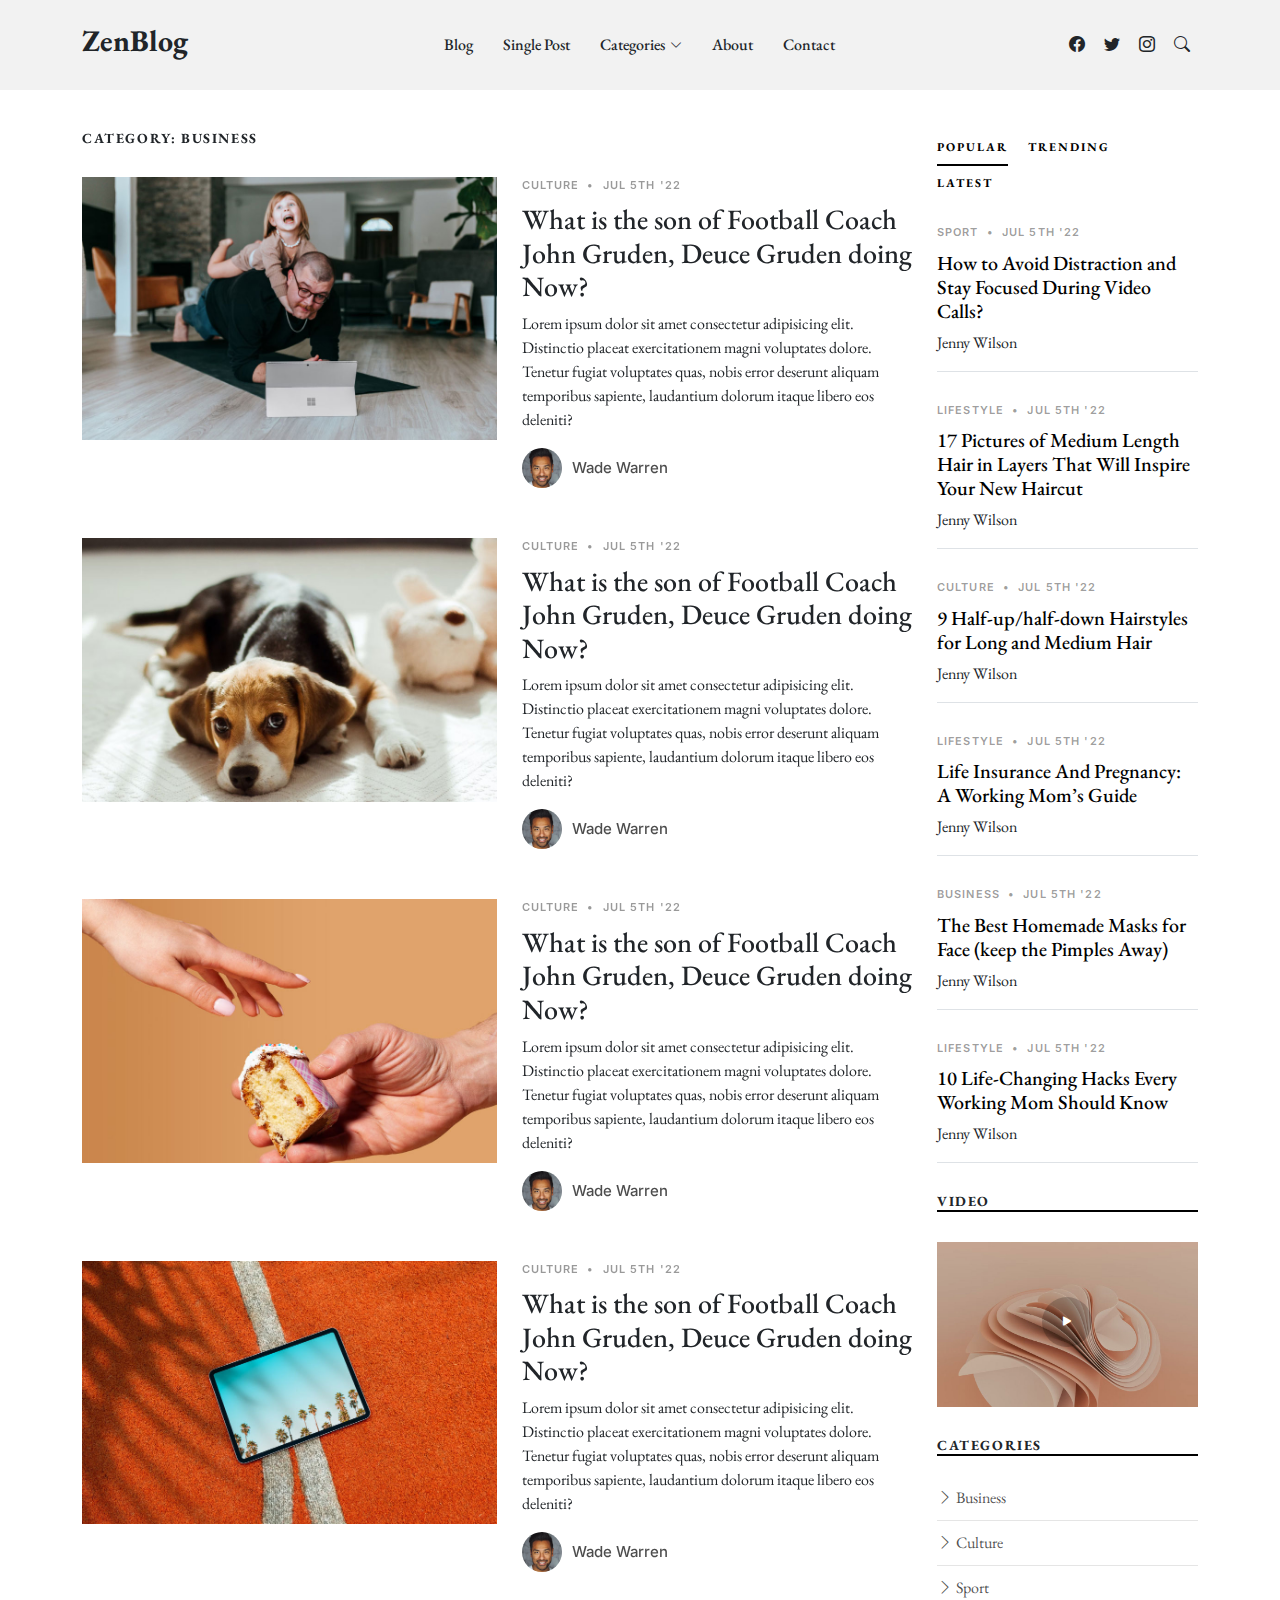
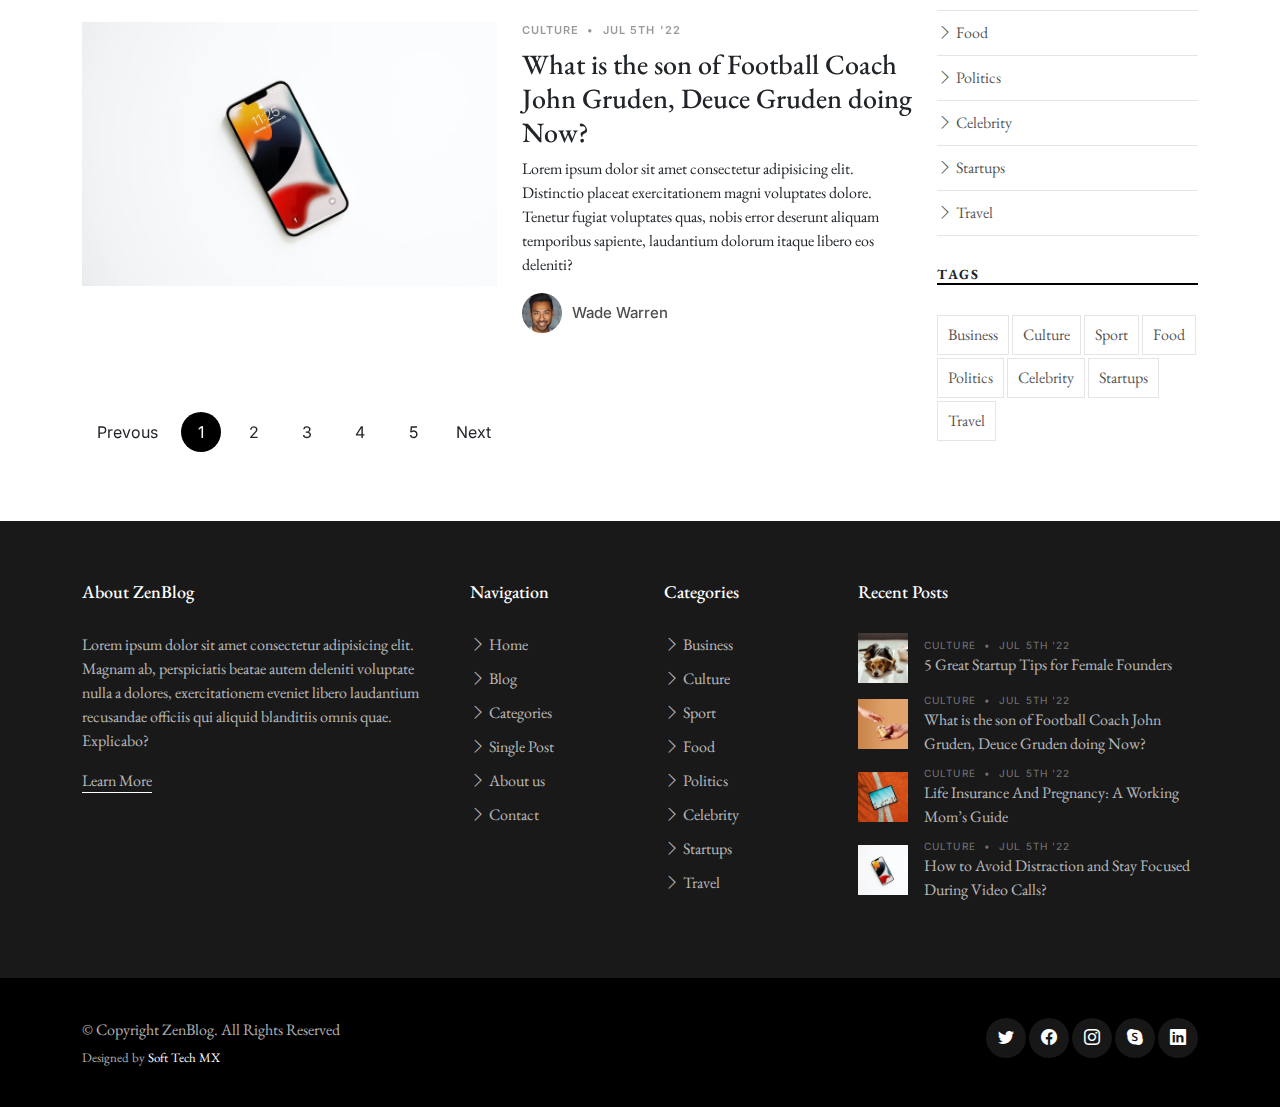
<file: category.html>
<!DOCTYPE html>
<html lang="en">

	<head>
		<meta charset="utf-8">
		<meta content="width=device-width, initial-scale=1.0" name="viewport">

		<title>ZenBlog</title>
		<meta content="" name="description">
		<meta content="" name="keywords">

		<!-- Favicons -->
		<link href="assets/img/favicon.png" rel="icon">
		<link href="assets/img/apple-touch-icon.png" rel="apple-touch-icon">

		<!-- Google Fonts -->
		<link rel="preconnect" href="https://fonts.googleapis.com">
		<link rel="preconnect" href="https://fonts.gstatic.com" crossorigin>
		<link href="https://fonts.googleapis.com/css2?family=EB+Garamond:wght@400;500&family=Inter:wght@400;500&family=Playfair+Display:ital,wght@0,400;0,700;1,400;1,700&display=swap" rel="stylesheet">

		<!-- Vendor CSS Files -->
		<link href="assets/vendor/bootstrap/css/bootstrap.min.css" rel="stylesheet">
		<link href="assets/vendor/bootstrap-icons/bootstrap-icons.css" rel="stylesheet">
		<link href="assets/vendor/swiper/swiper-bundle.min.css" rel="stylesheet">
		<link href="assets/vendor/glightbox/css/glightbox.min.css" rel="stylesheet">
		<link href="assets/vendor/aos/aos.css" rel="stylesheet">

		<!-- Template Main CSS Files -->
		<link href="assets/css/variables.css" rel="stylesheet">
		<link href="assets/css/main.css" rel="stylesheet">
	</head>

	<body>

		<!-- ======= Header ======= -->
		<header id="header" class="header d-flex align-items-center fixed-top">
			<div class="container-fluid container-xl d-flex align-items-center justify-content-between">

				<a href="index.html" class="logo d-flex align-items-center">
					<!-- Uncomment the line below if you also wish to use an image logo -->
					<!-- <img src="assets/img/logo.png" alt=""> -->
					<h1>ZenBlog</h1>
				</a>

				<nav id="navbar" class="navbar">
					<ul>
						<li><a href="index.html">Blog</a></li>
						<li><a href="single-post.html">Single Post</a></li>
						<li class="dropdown"><a href="category.html"><span>Categories</span> <i class="bi bi-chevron-down dropdown-indicator"></i></a>
							<ul>
								<li><a href="search-result.html">Search Result</a></li>
								<li><a href="#">Drop Down 1</a></li>
								<li class="dropdown"><a href="#"><span>Deep Drop Down</span> <i class="bi bi-chevron-down dropdown-indicator"></i></a>
									<ul>
										<li><a href="#">Deep Drop Down 1</a></li>
										<li><a href="#">Deep Drop Down 2</a></li>
										<li><a href="#">Deep Drop Down 3</a></li>
										<li><a href="#">Deep Drop Down 4</a></li>
										<li><a href="#">Deep Drop Down 5</a></li>
									</ul>
								</li>
								<li><a href="#">Drop Down 2</a></li>
								<li><a href="#">Drop Down 3</a></li>
								<li><a href="#">Drop Down 4</a></li>
							</ul>
						</li>

						<li><a href="about.html">About</a></li>
						<li><a href="contact.html">Contact</a></li>
					</ul>
				</nav><!-- .navbar -->

				<div class="position-relative">
					<a href="#" class="mx-2"><span class="bi-facebook"></span></a>
					<a href="#" class="mx-2"><span class="bi-twitter"></span></a>
					<a href="#" class="mx-2"><span class="bi-instagram"></span></a>

					<a href="#" class="mx-2 js-search-open"><span class="bi-search"></span></a>
					<i class="bi bi-list mobile-nav-toggle"></i>

					<!-- ======= Search Form ======= -->
					<div class="search-form-wrap js-search-form-wrap">
						<form action="search-result.html" class="search-form">
							<span class="icon bi-search"></span>
							<input type="text" placeholder="Search" class="form-control">
							<button class="btn js-search-close"><span class="bi-x"></span></button>
						</form>
					</div><!-- End Search Form -->

				</div>

			</div>

		</header><!-- End Header -->

		<main id="main">
			<section>
				<div class="container">
					<div class="row">

						<div class="col-md-9" data-aos="fade-up">
							<h3 class="category-title">Category: Business</h3>

							<div class="d-md-flex post-entry-2 half">
								<a href="single-post.html" class="me-4 thumbnail">
									<img src="assets/img/post-landscape-6.jpg" alt="" class="img-fluid">
								</a>
								<div>
									<div class="post-meta"><span class="date">Culture</span> <span class="mx-1">&bullet;</span> <span>Jul 5th '22</span></div>
									<h3><a href="single-post.html">What is the son of Football Coach John Gruden, Deuce Gruden doing Now?</a></h3>
									<p>Lorem ipsum dolor sit amet consectetur adipisicing elit. Distinctio placeat exercitationem magni voluptates dolore. Tenetur fugiat voluptates quas, nobis error deserunt aliquam temporibus sapiente, laudantium dolorum itaque libero eos deleniti?</p>
									<div class="d-flex align-items-center author">
										<div class="photo"><img src="assets/img/person-2.jpg" alt="" class="img-fluid"></div>
										<div class="name">
											<h3 class="m-0 p-0">Wade Warren</h3>
										</div>
									</div>
								</div>
							</div>

							<div class="d-md-flex post-entry-2 half">
								<a href="single-post.html" class="me-4 thumbnail">
									<img src="assets/img/post-landscape-1.jpg" alt="" class="img-fluid">
								</a>
								<div>
									<div class="post-meta"><span class="date">Culture</span> <span class="mx-1">&bullet;</span> <span>Jul 5th '22</span></div>
									<h3><a href="single-post.html">What is the son of Football Coach John Gruden, Deuce Gruden doing Now?</a></h3>
									<p>Lorem ipsum dolor sit amet consectetur adipisicing elit. Distinctio placeat exercitationem magni voluptates dolore. Tenetur fugiat voluptates quas, nobis error deserunt aliquam temporibus sapiente, laudantium dolorum itaque libero eos deleniti?</p>
									<div class="d-flex align-items-center author">
										<div class="photo"><img src="assets/img/person-2.jpg" alt="" class="img-fluid"></div>
										<div class="name">
											<h3 class="m-0 p-0">Wade Warren</h3>
										</div>
									</div>
								</div>
							</div>

							<div class="d-md-flex post-entry-2 half">
								<a href="single-post.html" class="me-4 thumbnail">
									<img src="assets/img/post-landscape-2.jpg" alt="" class="img-fluid">
								</a>
								<div>
									<div class="post-meta"><span class="date">Culture</span> <span class="mx-1">&bullet;</span> <span>Jul 5th '22</span></div>
									<h3><a href="single-post.html">What is the son of Football Coach John Gruden, Deuce Gruden doing Now?</a></h3>
									<p>Lorem ipsum dolor sit amet consectetur adipisicing elit. Distinctio placeat exercitationem magni voluptates dolore. Tenetur fugiat voluptates quas, nobis error deserunt aliquam temporibus sapiente, laudantium dolorum itaque libero eos deleniti?</p>
									<div class="d-flex align-items-center author">
										<div class="photo"><img src="assets/img/person-2.jpg" alt="" class="img-fluid"></div>
										<div class="name">
											<h3 class="m-0 p-0">Wade Warren</h3>
										</div>
									</div>
								</div>
							</div>

							<div class="d-md-flex post-entry-2 half">
								<a href="single-post.html" class="me-4 thumbnail">
									<img src="assets/img/post-landscape-3.jpg" alt="" class="img-fluid">
								</a>
								<div>
									<div class="post-meta"><span class="date">Culture</span> <span class="mx-1">&bullet;</span> <span>Jul 5th '22</span></div>
									<h3><a href="single-post.html">What is the son of Football Coach John Gruden, Deuce Gruden doing Now?</a></h3>
									<p>Lorem ipsum dolor sit amet consectetur adipisicing elit. Distinctio placeat exercitationem magni voluptates dolore. Tenetur fugiat voluptates quas, nobis error deserunt aliquam temporibus sapiente, laudantium dolorum itaque libero eos deleniti?</p>
									<div class="d-flex align-items-center author">
										<div class="photo"><img src="assets/img/person-2.jpg" alt="" class="img-fluid"></div>
										<div class="name">
											<h3 class="m-0 p-0">Wade Warren</h3>
										</div>
									</div>
								</div>
							</div>

							<div class="d-md-flex post-entry-2 half">
								<a href="single-post.html" class="me-4 thumbnail">
									<img src="assets/img/post-landscape-4.jpg" alt="" class="img-fluid">
								</a>
								<div>
									<div class="post-meta"><span class="date">Culture</span> <span class="mx-1">&bullet;</span> <span>Jul 5th '22</span></div>
									<h3><a href="single-post.html">What is the son of Football Coach John Gruden, Deuce Gruden doing Now?</a></h3>
									<p>Lorem ipsum dolor sit amet consectetur adipisicing elit. Distinctio placeat exercitationem magni voluptates dolore. Tenetur fugiat voluptates quas, nobis error deserunt aliquam temporibus sapiente, laudantium dolorum itaque libero eos deleniti?</p>
									<div class="d-flex align-items-center author">
										<div class="photo"><img src="assets/img/person-2.jpg" alt="" class="img-fluid"></div>
										<div class="name">
											<h3 class="m-0 p-0">Wade Warren</h3>
										</div>
									</div>
								</div>
							</div>

							<div class="text-start py-4">
								<div class="custom-pagination">
									<a href="#" class="prev">Prevous</a>
									<a href="#" class="active">1</a>
									<a href="#">2</a>
									<a href="#">3</a>
									<a href="#">4</a>
									<a href="#">5</a>
									<a href="#" class="next">Next</a>
								</div>
							</div>
						</div>

						<div class="col-md-3">
							<!-- ======= Sidebar ======= -->
							<div class="aside-block">

								<ul class="nav nav-pills custom-tab-nav mb-4" id="pills-tab" role="tablist">
									<li class="nav-item" role="presentation">
										<button class="nav-link active" id="pills-popular-tab" data-bs-toggle="pill" data-bs-target="#pills-popular" type="button" role="tab" aria-controls="pills-popular" aria-selected="true">Popular</button>
									</li>
									<li class="nav-item" role="presentation">
										<button class="nav-link" id="pills-trending-tab" data-bs-toggle="pill" data-bs-target="#pills-trending" type="button" role="tab" aria-controls="pills-trending" aria-selected="false">Trending</button>
									</li>
									<li class="nav-item" role="presentation">
										<button class="nav-link" id="pills-latest-tab" data-bs-toggle="pill" data-bs-target="#pills-latest" type="button" role="tab" aria-controls="pills-latest" aria-selected="false">Latest</button>
									</li>
								</ul>

								<div class="tab-content" id="pills-tabContent">

									<!-- Popular -->
									<div class="tab-pane fade show active" id="pills-popular" role="tabpanel" aria-labelledby="pills-popular-tab">
										<div class="post-entry-1 border-bottom">
											<div class="post-meta"><span class="date">Sport</span> <span class="mx-1">&bullet;</span> <span>Jul 5th '22</span></div>
											<h2 class="mb-2"><a href="#">How to Avoid Distraction and Stay Focused During Video Calls?</a></h2>
											<span class="author mb-3 d-block">Jenny Wilson</span>
										</div>

										<div class="post-entry-1 border-bottom">
											<div class="post-meta"><span class="date">Lifestyle</span> <span class="mx-1">&bullet;</span> <span>Jul 5th '22</span></div>
											<h2 class="mb-2"><a href="#">17 Pictures of Medium Length Hair in Layers That Will Inspire Your New Haircut</a></h2>
											<span class="author mb-3 d-block">Jenny Wilson</span>
										</div>

										<div class="post-entry-1 border-bottom">
											<div class="post-meta"><span class="date">Culture</span> <span class="mx-1">&bullet;</span> <span>Jul 5th '22</span></div>
											<h2 class="mb-2"><a href="#">9 Half-up/half-down Hairstyles for Long and Medium Hair</a></h2>
											<span class="author mb-3 d-block">Jenny Wilson</span>
										</div>

										<div class="post-entry-1 border-bottom">
											<div class="post-meta"><span class="date">Lifestyle</span> <span class="mx-1">&bullet;</span> <span>Jul 5th '22</span></div>
											<h2 class="mb-2"><a href="#">Life Insurance And Pregnancy: A Working Mom’s Guide</a></h2>
											<span class="author mb-3 d-block">Jenny Wilson</span>
										</div>

										<div class="post-entry-1 border-bottom">
											<div class="post-meta"><span class="date">Business</span> <span class="mx-1">&bullet;</span> <span>Jul 5th '22</span></div>
											<h2 class="mb-2"><a href="#">The Best Homemade Masks for Face (keep the Pimples Away)</a></h2>
											<span class="author mb-3 d-block">Jenny Wilson</span>
										</div>

										<div class="post-entry-1 border-bottom">
											<div class="post-meta"><span class="date">Lifestyle</span> <span class="mx-1">&bullet;</span> <span>Jul 5th '22</span></div>
											<h2 class="mb-2"><a href="#">10 Life-Changing Hacks Every Working Mom Should Know</a></h2>
											<span class="author mb-3 d-block">Jenny Wilson</span>
										</div>
									</div> <!-- End Popular -->

									<!-- Trending -->
									<div class="tab-pane fade" id="pills-trending" role="tabpanel" aria-labelledby="pills-trending-tab">
										<div class="post-entry-1 border-bottom">
											<div class="post-meta"><span class="date">Lifestyle</span> <span class="mx-1">&bullet;</span> <span>Jul 5th '22</span></div>
											<h2 class="mb-2"><a href="#">17 Pictures of Medium Length Hair in Layers That Will Inspire Your New Haircut</a></h2>
											<span class="author mb-3 d-block">Jenny Wilson</span>
										</div>

										<div class="post-entry-1 border-bottom">
											<div class="post-meta"><span class="date">Culture</span> <span class="mx-1">&bullet;</span> <span>Jul 5th '22</span></div>
											<h2 class="mb-2"><a href="#">9 Half-up/half-down Hairstyles for Long and Medium Hair</a></h2>
											<span class="author mb-3 d-block">Jenny Wilson</span>
										</div>

										<div class="post-entry-1 border-bottom">
											<div class="post-meta"><span class="date">Lifestyle</span> <span class="mx-1">&bullet;</span> <span>Jul 5th '22</span></div>
											<h2 class="mb-2"><a href="#">Life Insurance And Pregnancy: A Working Mom’s Guide</a></h2>
											<span class="author mb-3 d-block">Jenny Wilson</span>
										</div>

										<div class="post-entry-1 border-bottom">
											<div class="post-meta"><span class="date">Sport</span> <span class="mx-1">&bullet;</span> <span>Jul 5th '22</span></div>
											<h2 class="mb-2"><a href="#">How to Avoid Distraction and Stay Focused During Video Calls?</a></h2>
											<span class="author mb-3 d-block">Jenny Wilson</span>
										</div>
										<div class="post-entry-1 border-bottom">
											<div class="post-meta"><span class="date">Business</span> <span class="mx-1">&bullet;</span> <span>Jul 5th '22</span></div>
											<h2 class="mb-2"><a href="#">The Best Homemade Masks for Face (keep the Pimples Away)</a></h2>
											<span class="author mb-3 d-block">Jenny Wilson</span>
										</div>

										<div class="post-entry-1 border-bottom">
											<div class="post-meta"><span class="date">Lifestyle</span> <span class="mx-1">&bullet;</span> <span>Jul 5th '22</span></div>
											<h2 class="mb-2"><a href="#">10 Life-Changing Hacks Every Working Mom Should Know</a></h2>
											<span class="author mb-3 d-block">Jenny Wilson</span>
										</div>
									</div> <!-- End Trending -->

									<!-- Latest -->
									<div class="tab-pane fade" id="pills-latest" role="tabpanel" aria-labelledby="pills-latest-tab">
										<div class="post-entry-1 border-bottom">
											<div class="post-meta"><span class="date">Lifestyle</span> <span class="mx-1">&bullet;</span> <span>Jul 5th '22</span></div>
											<h2 class="mb-2"><a href="#">Life Insurance And Pregnancy: A Working Mom’s Guide</a></h2>
											<span class="author mb-3 d-block">Jenny Wilson</span>
										</div>

										<div class="post-entry-1 border-bottom">
											<div class="post-meta"><span class="date">Business</span> <span class="mx-1">&bullet;</span> <span>Jul 5th '22</span></div>
											<h2 class="mb-2"><a href="#">The Best Homemade Masks for Face (keep the Pimples Away)</a></h2>
											<span class="author mb-3 d-block">Jenny Wilson</span>
										</div>

										<div class="post-entry-1 border-bottom">
											<div class="post-meta"><span class="date">Lifestyle</span> <span class="mx-1">&bullet;</span> <span>Jul 5th '22</span></div>
											<h2 class="mb-2"><a href="#">10 Life-Changing Hacks Every Working Mom Should Know</a></h2>
											<span class="author mb-3 d-block">Jenny Wilson</span>
										</div>

										<div class="post-entry-1 border-bottom">
											<div class="post-meta"><span class="date">Sport</span> <span class="mx-1">&bullet;</span> <span>Jul 5th '22</span></div>
											<h2 class="mb-2"><a href="#">How to Avoid Distraction and Stay Focused During Video Calls?</a></h2>
											<span class="author mb-3 d-block">Jenny Wilson</span>
										</div>

										<div class="post-entry-1 border-bottom">
											<div class="post-meta"><span class="date">Lifestyle</span> <span class="mx-1">&bullet;</span> <span>Jul 5th '22</span></div>
											<h2 class="mb-2"><a href="#">17 Pictures of Medium Length Hair in Layers That Will Inspire Your New Haircut</a></h2>
											<span class="author mb-3 d-block">Jenny Wilson</span>
										</div>

										<div class="post-entry-1 border-bottom">
											<div class="post-meta"><span class="date">Culture</span> <span class="mx-1">&bullet;</span> <span>Jul 5th '22</span></div>
											<h2 class="mb-2"><a href="#">9 Half-up/half-down Hairstyles for Long and Medium Hair</a></h2>
											<span class="author mb-3 d-block">Jenny Wilson</span>
										</div>

									</div> <!-- End Latest -->

								</div>
							</div>

							<div class="aside-block">
								<h3 class="aside-title">Video</h3>
								<div class="video-post">
									<a href="https://www.youtube.com/watch?v=AiFfDjmd0jU" class="glightbox link-video">
										<span class="bi-play-fill"></span>
										<img src="assets/img/post-landscape-5.jpg" alt="" class="img-fluid">
									</a>
								</div>
							</div><!-- End Video -->

							<div class="aside-block">
								<h3 class="aside-title">Categories</h3>
								<ul class="aside-links list-unstyled">
									<li><a href="category.html"><i class="bi bi-chevron-right"></i> Business</a></li>
									<li><a href="category.html"><i class="bi bi-chevron-right"></i> Culture</a></li>
									<li><a href="category.html"><i class="bi bi-chevron-right"></i> Sport</a></li>
									<li><a href="category.html"><i class="bi bi-chevron-right"></i> Food</a></li>
									<li><a href="category.html"><i class="bi bi-chevron-right"></i> Politics</a></li>
									<li><a href="category.html"><i class="bi bi-chevron-right"></i> Celebrity</a></li>
									<li><a href="category.html"><i class="bi bi-chevron-right"></i> Startups</a></li>
									<li><a href="category.html"><i class="bi bi-chevron-right"></i> Travel</a></li>
								</ul>
							</div><!-- End Categories -->

							<div class="aside-block">
								<h3 class="aside-title">Tags</h3>
								<ul class="aside-tags list-unstyled">
									<li><a href="category.html">Business</a></li>
									<li><a href="category.html">Culture</a></li>
									<li><a href="category.html">Sport</a></li>
									<li><a href="category.html">Food</a></li>
									<li><a href="category.html">Politics</a></li>
									<li><a href="category.html">Celebrity</a></li>
									<li><a href="category.html">Startups</a></li>
									<li><a href="category.html">Travel</a></li>
								</ul>
							</div><!-- End Tags -->

						</div>

					</div>
				</div>
			</section>
		</main><!-- End #main -->

		<!-- ======= Footer ======= -->
		<footer id="footer" class="footer">

			<div class="footer-content">
				<div class="container">

					<div class="row g-5">
						<div class="col-lg-4">
							<h3 class="footer-heading">About ZenBlog</h3>
							<p>Lorem ipsum dolor sit amet consectetur adipisicing elit. Magnam ab, perspiciatis beatae autem deleniti voluptate nulla a dolores, exercitationem eveniet libero laudantium recusandae officiis qui aliquid blanditiis omnis quae. Explicabo?</p>
							<p><a href="about.html" class="footer-link-more">Learn More</a></p>
						</div>
						<div class="col-6 col-lg-2">
							<h3 class="footer-heading">Navigation</h3>
							<ul class="footer-links list-unstyled">
								<li><a href="index.html"><i class="bi bi-chevron-right"></i> Home</a></li>
								<li><a href="index.html"><i class="bi bi-chevron-right"></i> Blog</a></li>
								<li><a href="category.html"><i class="bi bi-chevron-right"></i> Categories</a></li>
								<li><a href="single-post.html"><i class="bi bi-chevron-right"></i> Single Post</a></li>
								<li><a href="about.html"><i class="bi bi-chevron-right"></i> About us</a></li>
								<li><a href="contact.html"><i class="bi bi-chevron-right"></i> Contact</a></li>
							</ul>
						</div>
						<div class="col-6 col-lg-2">
							<h3 class="footer-heading">Categories</h3>
							<ul class="footer-links list-unstyled">
								<li><a href="category.html"><i class="bi bi-chevron-right"></i> Business</a></li>
								<li><a href="category.html"><i class="bi bi-chevron-right"></i> Culture</a></li>
								<li><a href="category.html"><i class="bi bi-chevron-right"></i> Sport</a></li>
								<li><a href="category.html"><i class="bi bi-chevron-right"></i> Food</a></li>
								<li><a href="category.html"><i class="bi bi-chevron-right"></i> Politics</a></li>
								<li><a href="category.html"><i class="bi bi-chevron-right"></i> Celebrity</a></li>
								<li><a href="category.html"><i class="bi bi-chevron-right"></i> Startups</a></li>
								<li><a href="category.html"><i class="bi bi-chevron-right"></i> Travel</a></li>

							</ul>
						</div>

						<div class="col-lg-4">
							<h3 class="footer-heading">Recent Posts</h3>

							<ul class="footer-links footer-blog-entry list-unstyled">
								<li>
									<a href="single-post.html" class="d-flex align-items-center">
										<img src="assets/img/post-sq-1.jpg" alt="" class="img-fluid me-3">
										<div>
											<div class="post-meta d-block"><span class="date">Culture</span> <span class="mx-1">&bullet;</span> <span>Jul 5th '22</span></div>
											<span>5 Great Startup Tips for Female Founders</span>
										</div>
									</a>
								</li>

								<li>
									<a href="single-post.html" class="d-flex align-items-center">
										<img src="assets/img/post-sq-2.jpg" alt="" class="img-fluid me-3">
										<div>
											<div class="post-meta d-block"><span class="date">Culture</span> <span class="mx-1">&bullet;</span> <span>Jul 5th '22</span></div>
											<span>What is the son of Football Coach John Gruden, Deuce Gruden doing Now?</span>
										</div>
									</a>
								</li>

								<li>
									<a href="single-post.html" class="d-flex align-items-center">
										<img src="assets/img/post-sq-3.jpg" alt="" class="img-fluid me-3">
										<div>
											<div class="post-meta d-block"><span class="date">Culture</span> <span class="mx-1">&bullet;</span> <span>Jul 5th '22</span></div>
											<span>Life Insurance And Pregnancy: A Working Mom’s Guide</span>
										</div>
									</a>
								</li>

								<li>
									<a href="single-post.html" class="d-flex align-items-center">
										<img src="assets/img/post-sq-4.jpg" alt="" class="img-fluid me-3">
										<div>
											<div class="post-meta d-block"><span class="date">Culture</span> <span class="mx-1">&bullet;</span> <span>Jul 5th '22</span></div>
											<span>How to Avoid Distraction and Stay Focused During Video Calls?</span>
										</div>
									</a>
								</li>

							</ul>

						</div>
					</div>
				</div>
			</div>

			<div class="footer-legal">
				<div class="container">

					<div class="row justify-content-between">
						<div class="col-md-6 text-center text-md-start mb-3 mb-md-0">
							<div class="copyright">
								© Copyright <strong><span>ZenBlog</span></strong>. All Rights Reserved
							</div>

							<div class="credits">
								Designed by <a href="https://www.soft-tech-mx.com/">
									Soft Tech MX
								</a>
							</div>

						</div>

						<div class="col-md-6">
							<div class="social-links mb-3 mb-lg-0 text-center text-md-end">
								<a href="#" class="twitter"><i class="bi bi-twitter"></i></a>
								<a href="#" class="facebook"><i class="bi bi-facebook"></i></a>
								<a href="#" class="instagram"><i class="bi bi-instagram"></i></a>
								<a href="#" class="google-plus"><i class="bi bi-skype"></i></a>
								<a href="#" class="linkedin"><i class="bi bi-linkedin"></i></a>
							</div>

						</div>

					</div>

				</div>
			</div>

		</footer>

		<a href="#" class="scroll-top d-flex align-items-center justify-content-center"><i class="bi bi-arrow-up-short"></i></a>

		<!-- Vendor JS Files -->
		<script src="assets/vendor/bootstrap/js/bootstrap.bundle.min.js"></script>
		<script src="assets/vendor/swiper/swiper-bundle.min.js"></script>
		<script src="assets/vendor/glightbox/js/glightbox.min.js"></script>
		<script src="assets/vendor/aos/aos.js"></script>
		<script src="assets/vendor/php-email-form/validate.js"></script>

		<!-- Template Main JS File -->
		<script src="assets/js/main.js"></script>

	</body>

</html>
</file>
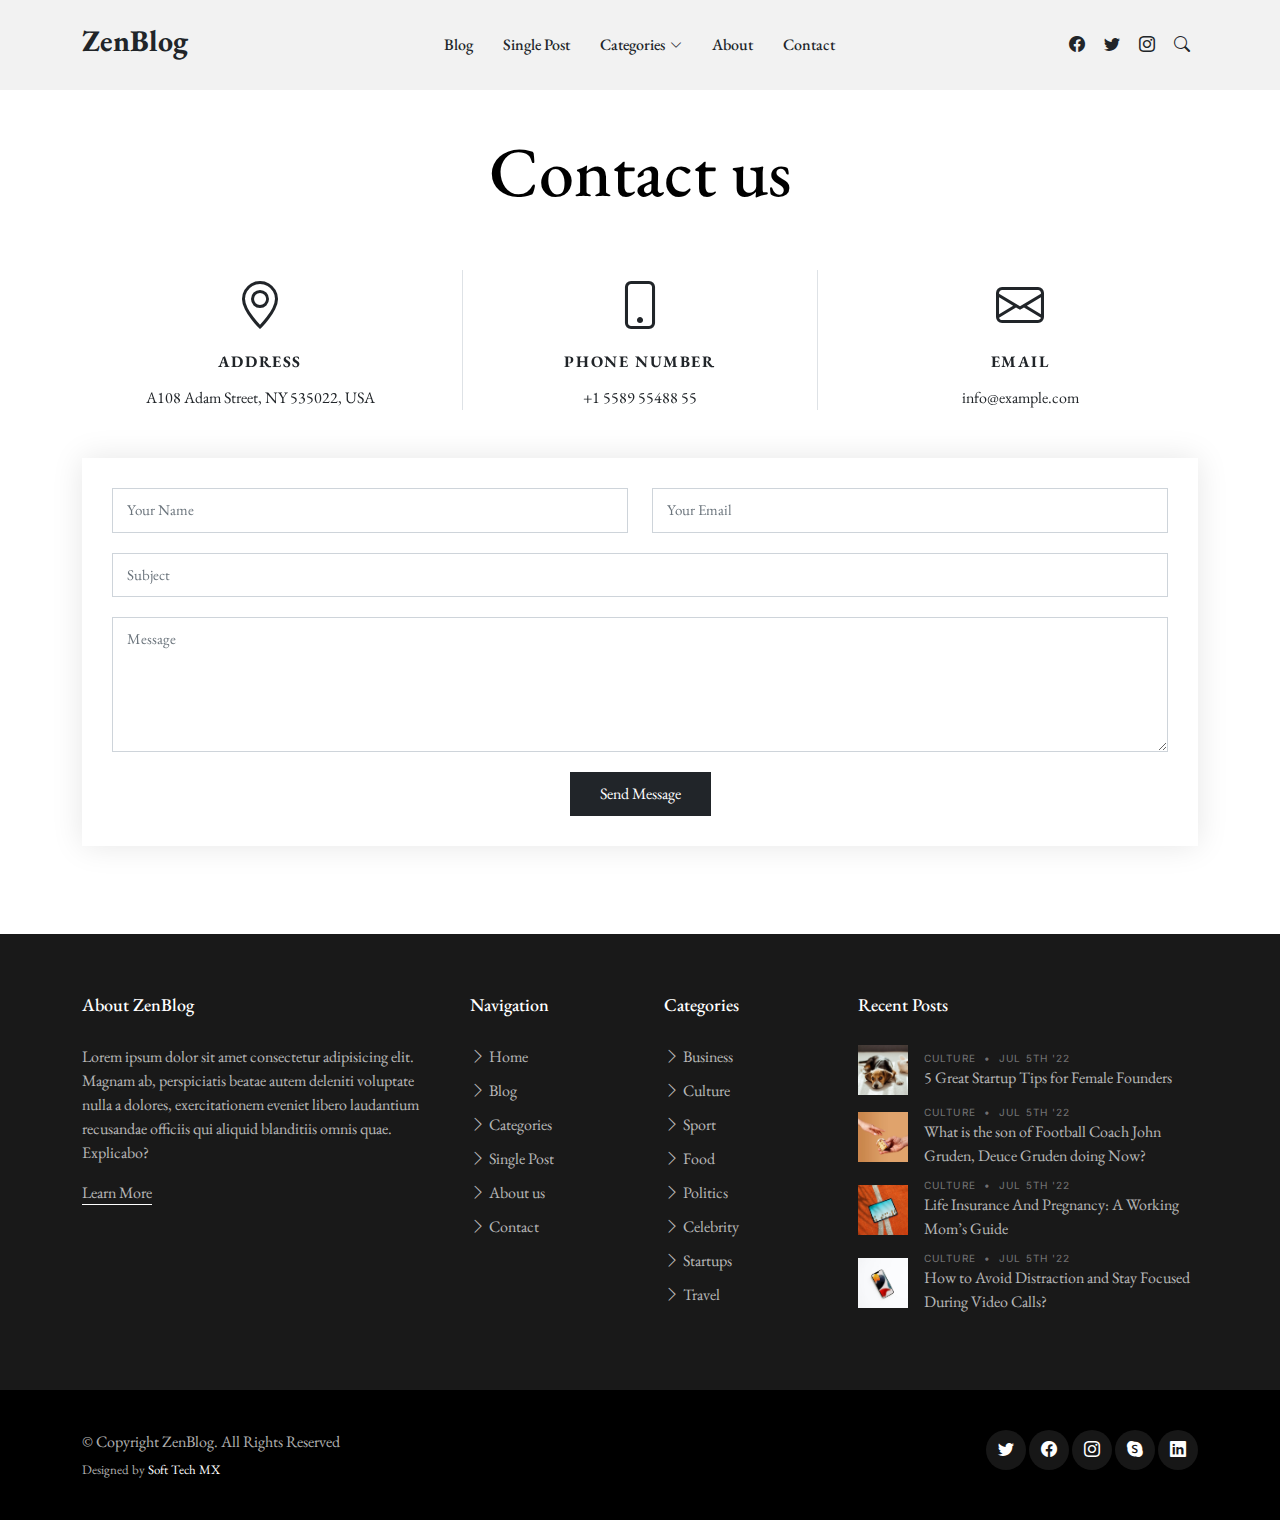
<file: contact.html>
<!DOCTYPE html>
<html lang="en">

	<head>
		<meta charset="utf-8">
		<meta content="width=device-width, initial-scale=1.0" name="viewport">

		<title>ZenBlog</title>
		<meta content="" name="description">
		<meta content="" name="keywords">

		<!-- Favicons -->
		<link href="assets/img/favicon.png" rel="icon">
		<link href="assets/img/apple-touch-icon.png" rel="apple-touch-icon">

		<!-- Google Fonts -->
		<link rel="preconnect" href="https://fonts.googleapis.com">
		<link rel="preconnect" href="https://fonts.gstatic.com" crossorigin>
		<link href="https://fonts.googleapis.com/css2?family=EB+Garamond:wght@400;500&family=Inter:wght@400;500&family=Playfair+Display:ital,wght@0,400;0,700;1,400;1,700&display=swap" rel="stylesheet">

		<!-- Vendor CSS Files -->
		<link href="assets/vendor/bootstrap/css/bootstrap.min.css" rel="stylesheet">
		<link href="assets/vendor/bootstrap-icons/bootstrap-icons.css" rel="stylesheet">
		<link href="assets/vendor/swiper/swiper-bundle.min.css" rel="stylesheet">
		<link href="assets/vendor/glightbox/css/glightbox.min.css" rel="stylesheet">
		<link href="assets/vendor/aos/aos.css" rel="stylesheet">

		<!-- Template Main CSS Files -->
		<link href="assets/css/variables.css" rel="stylesheet">
		<link href="assets/css/main.css" rel="stylesheet">
	</head>

	<body>

		<!-- ======= Header ======= -->
		<header id="header" class="header d-flex align-items-center fixed-top">
			<div class="container-fluid container-xl d-flex align-items-center justify-content-between">

				<a href="index.html" class="logo d-flex align-items-center">
					<!-- Uncomment the line below if you also wish to use an image logo -->
					<!-- <img src="assets/img/logo.png" alt=""> -->
					<h1>ZenBlog</h1>
				</a>

				<nav id="navbar" class="navbar">
					<ul>
						<li><a href="index.html">Blog</a></li>
						<li><a href="single-post.html">Single Post</a></li>
						<li class="dropdown"><a href="category.html"><span>Categories</span> <i class="bi bi-chevron-down dropdown-indicator"></i></a>
							<ul>
								<li><a href="search-result.html">Search Result</a></li>
								<li><a href="#">Drop Down 1</a></li>
								<li class="dropdown"><a href="#"><span>Deep Drop Down</span> <i class="bi bi-chevron-down dropdown-indicator"></i></a>
									<ul>
										<li><a href="#">Deep Drop Down 1</a></li>
										<li><a href="#">Deep Drop Down 2</a></li>
										<li><a href="#">Deep Drop Down 3</a></li>
										<li><a href="#">Deep Drop Down 4</a></li>
										<li><a href="#">Deep Drop Down 5</a></li>
									</ul>
								</li>
								<li><a href="#">Drop Down 2</a></li>
								<li><a href="#">Drop Down 3</a></li>
								<li><a href="#">Drop Down 4</a></li>
							</ul>
						</li>

						<li><a href="about.html">About</a></li>
						<li><a href="contact.html">Contact</a></li>
					</ul>
				</nav><!-- .navbar -->

				<div class="position-relative">
					<a href="#" class="mx-2"><span class="bi-facebook"></span></a>
					<a href="#" class="mx-2"><span class="bi-twitter"></span></a>
					<a href="#" class="mx-2"><span class="bi-instagram"></span></a>

					<a href="#" class="mx-2 js-search-open"><span class="bi-search"></span></a>
					<i class="bi bi-list mobile-nav-toggle"></i>

					<!-- ======= Search Form ======= -->
					<div class="search-form-wrap js-search-form-wrap">
						<form action="search-result.html" class="search-form">
							<span class="icon bi-search"></span>
							<input type="text" placeholder="Search" class="form-control">
							<button class="btn js-search-close"><span class="bi-x"></span></button>
						</form>
					</div><!-- End Search Form -->

				</div>

			</div>

		</header><!-- End Header -->

		<main id="main">
			<section id="contact" class="contact mb-5">
				<div class="container" data-aos="fade-up">

					<div class="row">
						<div class="col-lg-12 text-center mb-5">
							<h1 class="page-title">Contact us</h1>
						</div>
					</div>

					<div class="row gy-4">

						<div class="col-md-4">
							<div class="info-item">
								<i class="bi bi-geo-alt"></i>
								<h3>Address</h3>
								<address>A108 Adam Street, NY 535022, USA</address>
							</div>
						</div><!-- End Info Item -->

						<div class="col-md-4">
							<div class="info-item info-item-borders">
								<i class="bi bi-phone"></i>
								<h3>Phone Number</h3>
								<p><a href="tel:+155895548855">+1 5589 55488 55</a></p>
							</div>
						</div><!-- End Info Item -->

						<div class="col-md-4">
							<div class="info-item">
								<i class="bi bi-envelope"></i>
								<h3>Email</h3>
								<p><a href="mailto:info@example.com">info@example.com</a></p>
							</div>
						</div><!-- End Info Item -->

					</div>

					<div class="form mt-5">
						<form action="forms/contact.php" method="post" role="form" class="php-email-form">
							<div class="row">
								<div class="form-group col-md-6">
									<input type="text" name="name" class="form-control" id="name" placeholder="Your Name" required>
								</div>
								<div class="form-group col-md-6">
									<input type="email" class="form-control" name="email" id="email" placeholder="Your Email" required>
								</div>
							</div>
							<div class="form-group">
								<input type="text" class="form-control" name="subject" id="subject" placeholder="Subject" required>
							</div>
							<div class="form-group">
								<textarea class="form-control" name="message" rows="5" placeholder="Message" required></textarea>
							</div>
							<div class="my-3">
								<div class="loading">Loading</div>
								<div class="error-message"></div>
								<div class="sent-message">Your message has been sent. Thank you!</div>
							</div>
							<div class="text-center"><button type="submit">Send Message</button></div>
						</form>
					</div><!-- End Contact Form -->

				</div>
			</section>

		</main><!-- End #main -->

		<!-- ======= Footer ======= -->
		<footer id="footer" class="footer">

			<div class="footer-content">
				<div class="container">

					<div class="row g-5">
						<div class="col-lg-4">
							<h3 class="footer-heading">About ZenBlog</h3>
							<p>Lorem ipsum dolor sit amet consectetur adipisicing elit. Magnam ab, perspiciatis beatae autem deleniti voluptate nulla a dolores, exercitationem eveniet libero laudantium recusandae officiis qui aliquid blanditiis omnis quae. Explicabo?</p>
							<p><a href="about.html" class="footer-link-more">Learn More</a></p>
						</div>
						<div class="col-6 col-lg-2">
							<h3 class="footer-heading">Navigation</h3>
							<ul class="footer-links list-unstyled">
								<li><a href="index.html"><i class="bi bi-chevron-right"></i> Home</a></li>
								<li><a href="index.html"><i class="bi bi-chevron-right"></i> Blog</a></li>
								<li><a href="category.html"><i class="bi bi-chevron-right"></i> Categories</a></li>
								<li><a href="single-post.html"><i class="bi bi-chevron-right"></i> Single Post</a></li>
								<li><a href="about.html"><i class="bi bi-chevron-right"></i> About us</a></li>
								<li><a href="contact.html"><i class="bi bi-chevron-right"></i> Contact</a></li>
							</ul>
						</div>
						<div class="col-6 col-lg-2">
							<h3 class="footer-heading">Categories</h3>
							<ul class="footer-links list-unstyled">
								<li><a href="category.html"><i class="bi bi-chevron-right"></i> Business</a></li>
								<li><a href="category.html"><i class="bi bi-chevron-right"></i> Culture</a></li>
								<li><a href="category.html"><i class="bi bi-chevron-right"></i> Sport</a></li>
								<li><a href="category.html"><i class="bi bi-chevron-right"></i> Food</a></li>
								<li><a href="category.html"><i class="bi bi-chevron-right"></i> Politics</a></li>
								<li><a href="category.html"><i class="bi bi-chevron-right"></i> Celebrity</a></li>
								<li><a href="category.html"><i class="bi bi-chevron-right"></i> Startups</a></li>
								<li><a href="category.html"><i class="bi bi-chevron-right"></i> Travel</a></li>

							</ul>
						</div>

						<div class="col-lg-4">
							<h3 class="footer-heading">Recent Posts</h3>

							<ul class="footer-links footer-blog-entry list-unstyled">
								<li>
									<a href="single-post.html" class="d-flex align-items-center">
										<img src="assets/img/post-sq-1.jpg" alt="" class="img-fluid me-3">
										<div>
											<div class="post-meta d-block"><span class="date">Culture</span> <span class="mx-1">&bullet;</span> <span>Jul 5th '22</span></div>
											<span>5 Great Startup Tips for Female Founders</span>
										</div>
									</a>
								</li>

								<li>
									<a href="single-post.html" class="d-flex align-items-center">
										<img src="assets/img/post-sq-2.jpg" alt="" class="img-fluid me-3">
										<div>
											<div class="post-meta d-block"><span class="date">Culture</span> <span class="mx-1">&bullet;</span> <span>Jul 5th '22</span></div>
											<span>What is the son of Football Coach John Gruden, Deuce Gruden doing Now?</span>
										</div>
									</a>
								</li>

								<li>
									<a href="single-post.html" class="d-flex align-items-center">
										<img src="assets/img/post-sq-3.jpg" alt="" class="img-fluid me-3">
										<div>
											<div class="post-meta d-block"><span class="date">Culture</span> <span class="mx-1">&bullet;</span> <span>Jul 5th '22</span></div>
											<span>Life Insurance And Pregnancy: A Working Mom’s Guide</span>
										</div>
									</a>
								</li>

								<li>
									<a href="single-post.html" class="d-flex align-items-center">
										<img src="assets/img/post-sq-4.jpg" alt="" class="img-fluid me-3">
										<div>
											<div class="post-meta d-block"><span class="date">Culture</span> <span class="mx-1">&bullet;</span> <span>Jul 5th '22</span></div>
											<span>How to Avoid Distraction and Stay Focused During Video Calls?</span>
										</div>
									</a>
								</li>

							</ul>

						</div>
					</div>
				</div>
			</div>

			<div class="footer-legal">
				<div class="container">

					<div class="row justify-content-between">
						<div class="col-md-6 text-center text-md-start mb-3 mb-md-0">
							<div class="copyright">
								© Copyright <strong><span>ZenBlog</span></strong>. All Rights Reserved
							</div>

							<div class="credits">
								Designed by <a href="https://www.soft-tech-mx.com/">
									Soft Tech MX
								</a>
							</div>

						</div>

						<div class="col-md-6">
							<div class="social-links mb-3 mb-lg-0 text-center text-md-end">
								<a href="#" class="twitter"><i class="bi bi-twitter"></i></a>
								<a href="#" class="facebook"><i class="bi bi-facebook"></i></a>
								<a href="#" class="instagram"><i class="bi bi-instagram"></i></a>
								<a href="#" class="google-plus"><i class="bi bi-skype"></i></a>
								<a href="#" class="linkedin"><i class="bi bi-linkedin"></i></a>
							</div>

						</div>

					</div>

				</div>
			</div>

		</footer>

		<a href="#" class="scroll-top d-flex align-items-center justify-content-center"><i class="bi bi-arrow-up-short"></i></a>

		<!-- Vendor JS Files -->
		<script src="assets/vendor/bootstrap/js/bootstrap.bundle.min.js"></script>
		<script src="assets/vendor/swiper/swiper-bundle.min.js"></script>
		<script src="assets/vendor/glightbox/js/glightbox.min.js"></script>
		<script src="assets/vendor/aos/aos.js"></script>
		<script src="assets/vendor/php-email-form/validate.js"></script>

		<!-- Template Main JS File -->
		<script src="assets/js/main.js"></script>

	</body>

</html>
</file>
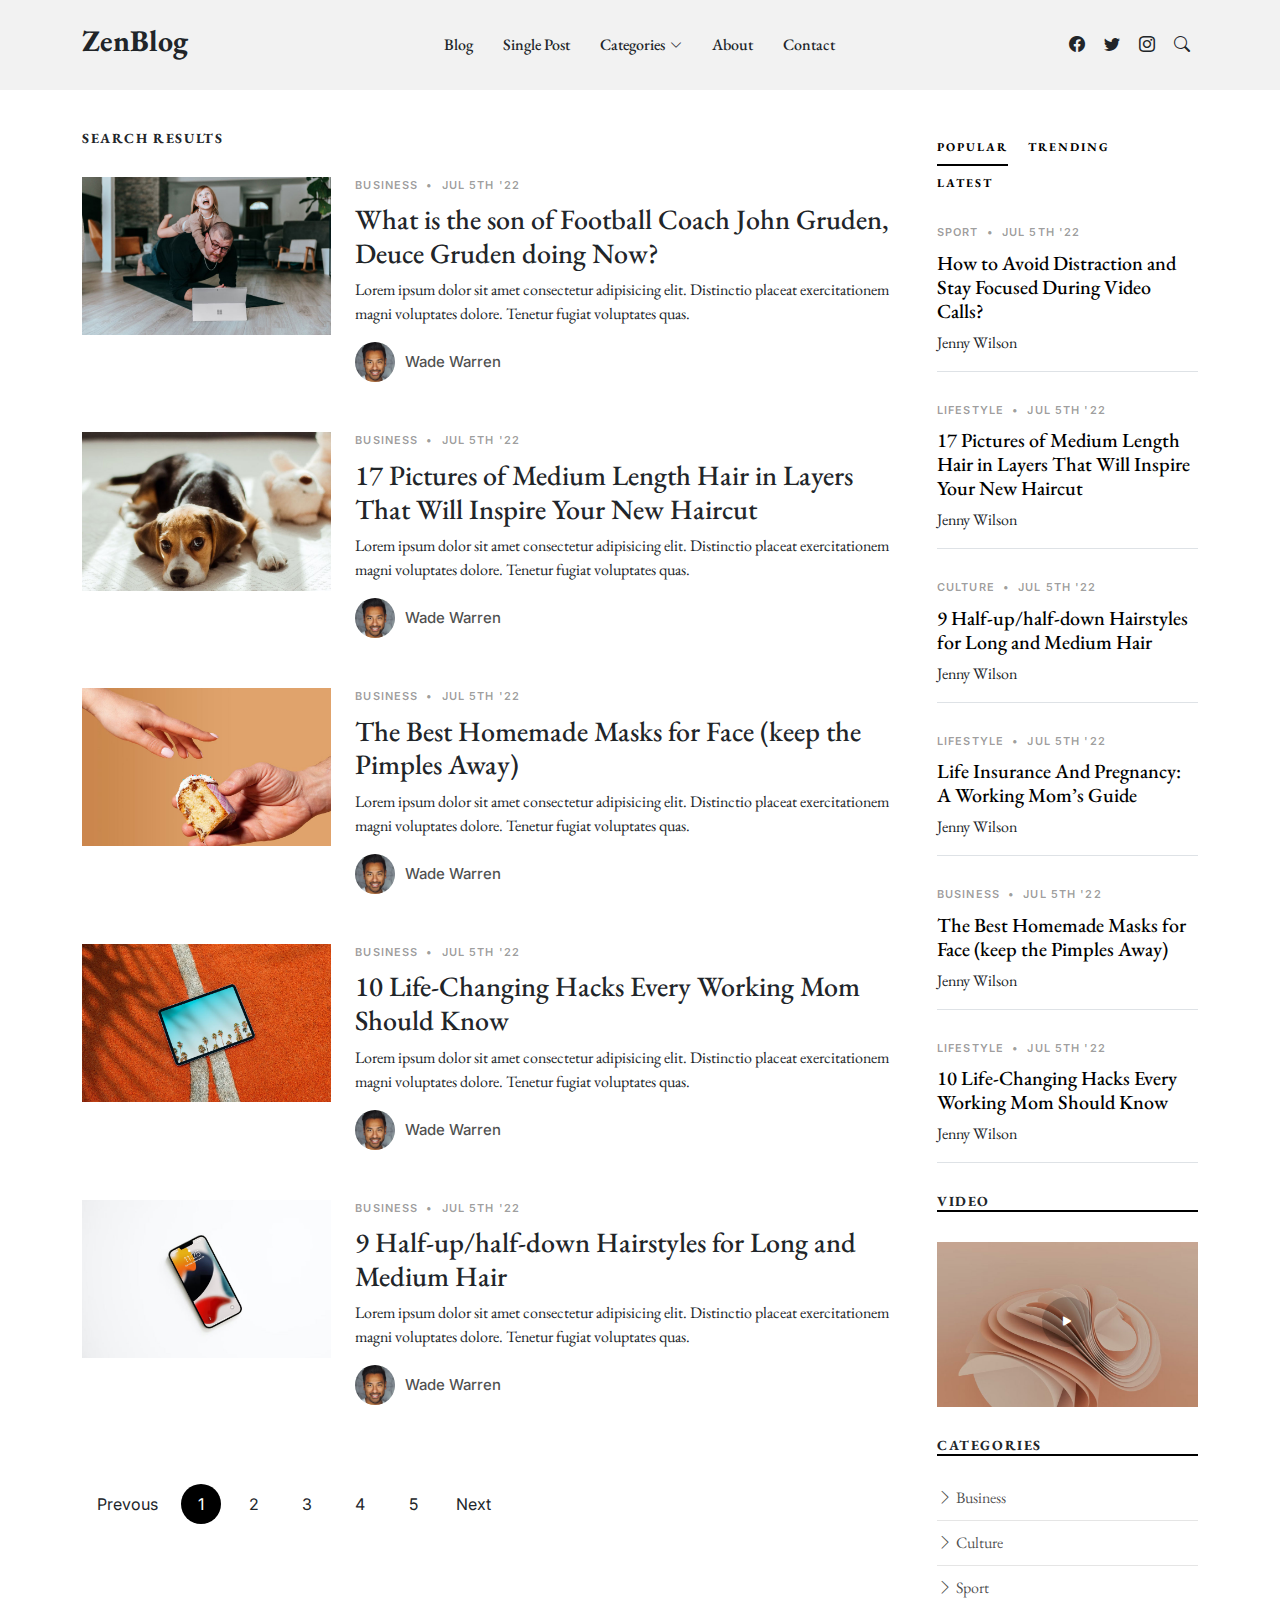
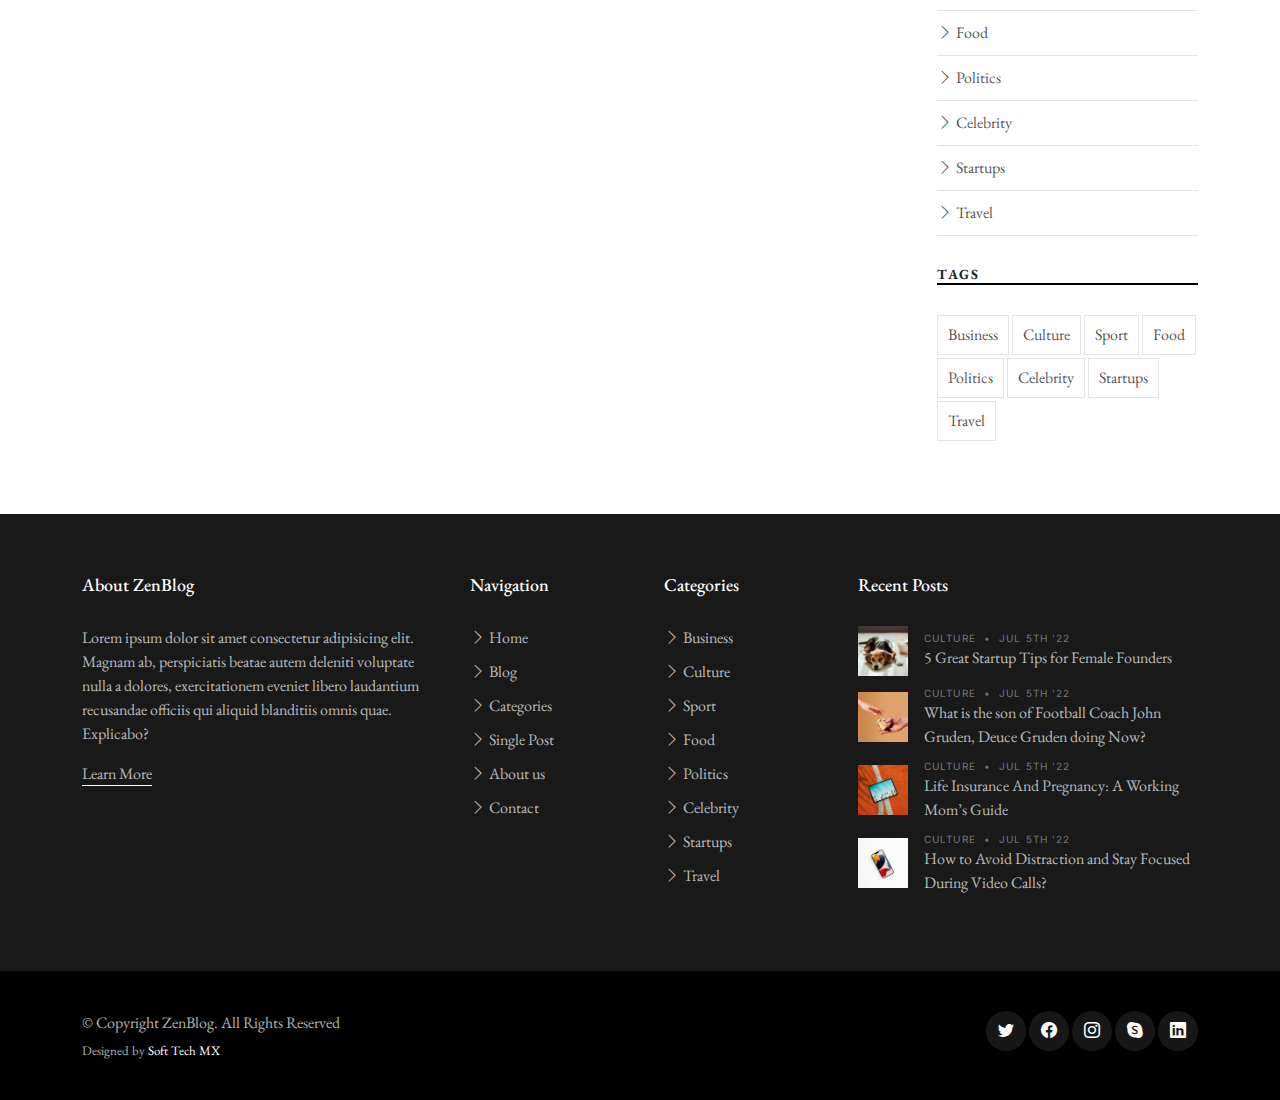
<file: search-result.html>
<!DOCTYPE html>
<html lang="en">

	<head>
		<meta charset="utf-8">
		<meta content="width=device-width, initial-scale=1.0" name="viewport">

		<title>ZenBlog</title>
		<meta content="" name="description">
		<meta content="" name="keywords">

		<!-- Favicons -->
		<link href="assets/img/favicon.png" rel="icon">
		<link href="assets/img/apple-touch-icon.png" rel="apple-touch-icon">

		<!-- Google Fonts -->
		<link rel="preconnect" href="https://fonts.googleapis.com">
		<link rel="preconnect" href="https://fonts.gstatic.com" crossorigin>
		<link href="https://fonts.googleapis.com/css2?family=EB+Garamond:wght@400;500&family=Inter:wght@400;500&family=Playfair+Display:ital,wght@0,400;0,700;1,400;1,700&display=swap" rel="stylesheet">

		<!-- Vendor CSS Files -->
		<link href="assets/vendor/bootstrap/css/bootstrap.min.css" rel="stylesheet">
		<link href="assets/vendor/bootstrap-icons/bootstrap-icons.css" rel="stylesheet">
		<link href="assets/vendor/swiper/swiper-bundle.min.css" rel="stylesheet">
		<link href="assets/vendor/glightbox/css/glightbox.min.css" rel="stylesheet">
		<link href="assets/vendor/aos/aos.css" rel="stylesheet">

		<!-- Template Main CSS Files -->
		<link href="assets/css/variables.css" rel="stylesheet">
		<link href="assets/css/main.css" rel="stylesheet">
	</head>

	<body>

		<!-- ======= Header ======= -->
		<header id="header" class="header d-flex align-items-center fixed-top">
			<div class="container-fluid container-xl d-flex align-items-center justify-content-between">

				<a href="index.html" class="logo d-flex align-items-center">
					<!-- Uncomment the line below if you also wish to use an image logo -->
					<!-- <img src="assets/img/logo.png" alt=""> -->
					<h1>ZenBlog</h1>
				</a>

				<nav id="navbar" class="navbar">
					<ul>
						<li><a href="index.html">Blog</a></li>
						<li><a href="single-post.html">Single Post</a></li>
						<li class="dropdown"><a href="category.html"><span>Categories</span> <i class="bi bi-chevron-down dropdown-indicator"></i></a>
							<ul>
								<li><a href="search-result.html">Search Result</a></li>
								<li><a href="#">Drop Down 1</a></li>
								<li class="dropdown"><a href="#"><span>Deep Drop Down</span> <i class="bi bi-chevron-down dropdown-indicator"></i></a>
									<ul>
										<li><a href="#">Deep Drop Down 1</a></li>
										<li><a href="#">Deep Drop Down 2</a></li>
										<li><a href="#">Deep Drop Down 3</a></li>
										<li><a href="#">Deep Drop Down 4</a></li>
										<li><a href="#">Deep Drop Down 5</a></li>
									</ul>
								</li>
								<li><a href="#">Drop Down 2</a></li>
								<li><a href="#">Drop Down 3</a></li>
								<li><a href="#">Drop Down 4</a></li>
							</ul>
						</li>

						<li><a href="about.html">About</a></li>
						<li><a href="contact.html">Contact</a></li>
					</ul>
				</nav><!-- .navbar -->

				<div class="position-relative">
					<a href="#" class="mx-2"><span class="bi-facebook"></span></a>
					<a href="#" class="mx-2"><span class="bi-twitter"></span></a>
					<a href="#" class="mx-2"><span class="bi-instagram"></span></a>

					<a href="#" class="mx-2 js-search-open"><span class="bi-search"></span></a>
					<i class="bi bi-list mobile-nav-toggle"></i>

					<!-- ======= Search Form ======= -->
					<div class="search-form-wrap js-search-form-wrap">
						<form action="search-result.html" class="search-form">
							<span class="icon bi-search"></span>
							<input type="text" placeholder="Search" class="form-control">
							<button class="btn js-search-close"><span class="bi-x"></span></button>
						</form>
					</div><!-- End Search Form -->

				</div>

			</div>

		</header><!-- End Header -->

		<main id="main">

			<!-- ======= Search Results ======= -->
			<section id="search-result" class="search-result">
				<div class="container">
					<div class="row">
						<div class="col-md-9">
							<h3 class="category-title">Search Results</h3>

							<div class="d-md-flex post-entry-2 small-img">
								<a href="single-post.html" class="me-4 thumbnail">
									<img src="assets/img/post-landscape-6.jpg" alt="" class="img-fluid">
								</a>
								<div>
									<div class="post-meta"><span class="date">Business</span> <span class="mx-1">&bullet;</span> <span>Jul 5th '22</span></div>
									<h3><a href="single-post.html">What is the son of Football Coach John Gruden, Deuce Gruden doing Now?</a></h3>
									<p>Lorem ipsum dolor sit amet consectetur adipisicing elit. Distinctio placeat exercitationem magni voluptates dolore. Tenetur fugiat voluptates quas.</p>
									<div class="d-flex align-items-center author">
										<div class="photo"><img src="assets/img/person-2.jpg" alt="" class="img-fluid"></div>
										<div class="name">
											<h3 class="m-0 p-0">Wade Warren</h3>
										</div>
									</div>
								</div>
							</div>

							<div class="d-md-flex post-entry-2 small-img">
								<a href="single-post.html" class="me-4 thumbnail">
									<img src="assets/img/post-landscape-1.jpg" alt="" class="img-fluid">
								</a>
								<div>
									<div class="post-meta"><span class="date">Business</span> <span class="mx-1">&bullet;</span> <span>Jul 5th '22</span></div>
									<h3><a href="single-post.html">17 Pictures of Medium Length Hair in Layers That Will Inspire Your New Haircut</a></h3>
									<p>Lorem ipsum dolor sit amet consectetur adipisicing elit. Distinctio placeat exercitationem magni voluptates dolore. Tenetur fugiat voluptates quas.</p>
									<div class="d-flex align-items-center author">
										<div class="photo"><img src="assets/img/person-2.jpg" alt="" class="img-fluid"></div>
										<div class="name">
											<h3 class="m-0 p-0">Wade Warren</h3>
										</div>
									</div>
								</div>
							</div>

							<div class="d-md-flex post-entry-2 small-img">
								<a href="single-post.html" class="me-4 thumbnail">
									<img src="assets/img/post-landscape-2.jpg" alt="" class="img-fluid">
								</a>
								<div>
									<div class="post-meta"><span class="date">Business</span> <span class="mx-1">&bullet;</span> <span>Jul 5th '22</span></div>
									<h3><a href="single-post.html">The Best Homemade Masks for Face (keep the Pimples Away)</a></h3>
									<p>Lorem ipsum dolor sit amet consectetur adipisicing elit. Distinctio placeat exercitationem magni voluptates dolore. Tenetur fugiat voluptates quas.</p>
									<div class="d-flex align-items-center author">
										<div class="photo"><img src="assets/img/person-2.jpg" alt="" class="img-fluid"></div>
										<div class="name">
											<h3 class="m-0 p-0">Wade Warren</h3>
										</div>
									</div>
								</div>
							</div>

							<div class="d-md-flex post-entry-2 small-img">
								<a href="single-post.html" class="me-4 thumbnail">
									<img src="assets/img/post-landscape-3.jpg" alt="" class="img-fluid">
								</a>
								<div>
									<div class="post-meta"><span class="date">Business</span> <span class="mx-1">&bullet;</span> <span>Jul 5th '22</span></div>
									<h3><a href="single-post.html">10 Life-Changing Hacks Every Working Mom Should Know</a></h3>
									<p>Lorem ipsum dolor sit amet consectetur adipisicing elit. Distinctio placeat exercitationem magni voluptates dolore. Tenetur fugiat voluptates quas.</p>
									<div class="d-flex align-items-center author">
										<div class="photo"><img src="assets/img/person-2.jpg" alt="" class="img-fluid"></div>
										<div class="name">
											<h3 class="m-0 p-0">Wade Warren</h3>
										</div>
									</div>
								</div>
							</div>

							<div class="d-md-flex post-entry-2 small-img">
								<a href="single-post.html" class="me-4 thumbnail">
									<img src="assets/img/post-landscape-4.jpg" alt="" class="img-fluid">
								</a>
								<div>
									<div class="post-meta"><span class="date">Business</span> <span class="mx-1">&bullet;</span> <span>Jul 5th '22</span></div>
									<h3><a href="single-post.html">9 Half-up/half-down Hairstyles for Long and Medium Hair</a></h3>
									<p>Lorem ipsum dolor sit amet consectetur adipisicing elit. Distinctio placeat exercitationem magni voluptates dolore. Tenetur fugiat voluptates quas.</p>
									<div class="d-flex align-items-center author">
										<div class="photo"><img src="assets/img/person-2.jpg" alt="" class="img-fluid"></div>
										<div class="name">
											<h3 class="m-0 p-0">Wade Warren</h3>
										</div>
									</div>
								</div>
							</div>

							<!-- Paging -->
							<div class="text-start py-4">
								<div class="custom-pagination">
									<a href="#" class="prev">Prevous</a>
									<a href="#" class="active">1</a>
									<a href="#">2</a>
									<a href="#">3</a>
									<a href="#">4</a>
									<a href="#">5</a>
									<a href="#" class="next">Next</a>
								</div>
							</div><!-- End Paging -->

						</div>

						<div class="col-md-3">
							<!-- ======= Sidebar ======= -->
							<div class="aside-block">

								<ul class="nav nav-pills custom-tab-nav mb-4" id="pills-tab" role="tablist">
									<li class="nav-item" role="presentation">
										<button class="nav-link active" id="pills-popular-tab" data-bs-toggle="pill" data-bs-target="#pills-popular" type="button" role="tab" aria-controls="pills-popular" aria-selected="true">Popular</button>
									</li>
									<li class="nav-item" role="presentation">
										<button class="nav-link" id="pills-trending-tab" data-bs-toggle="pill" data-bs-target="#pills-trending" type="button" role="tab" aria-controls="pills-trending" aria-selected="false">Trending</button>
									</li>
									<li class="nav-item" role="presentation">
										<button class="nav-link" id="pills-latest-tab" data-bs-toggle="pill" data-bs-target="#pills-latest" type="button" role="tab" aria-controls="pills-latest" aria-selected="false">Latest</button>
									</li>
								</ul>

								<div class="tab-content" id="pills-tabContent">

									<!-- Popular -->
									<div class="tab-pane fade show active" id="pills-popular" role="tabpanel" aria-labelledby="pills-popular-tab">
										<div class="post-entry-1 border-bottom">
											<div class="post-meta"><span class="date">Sport</span> <span class="mx-1">&bullet;</span> <span>Jul 5th '22</span></div>
											<h2 class="mb-2"><a href="#">How to Avoid Distraction and Stay Focused During Video Calls?</a></h2>
											<span class="author mb-3 d-block">Jenny Wilson</span>
										</div>

										<div class="post-entry-1 border-bottom">
											<div class="post-meta"><span class="date">Lifestyle</span> <span class="mx-1">&bullet;</span> <span>Jul 5th '22</span></div>
											<h2 class="mb-2"><a href="#">17 Pictures of Medium Length Hair in Layers That Will Inspire Your New Haircut</a></h2>
											<span class="author mb-3 d-block">Jenny Wilson</span>
										</div>

										<div class="post-entry-1 border-bottom">
											<div class="post-meta"><span class="date">Culture</span> <span class="mx-1">&bullet;</span> <span>Jul 5th '22</span></div>
											<h2 class="mb-2"><a href="#">9 Half-up/half-down Hairstyles for Long and Medium Hair</a></h2>
											<span class="author mb-3 d-block">Jenny Wilson</span>
										</div>

										<div class="post-entry-1 border-bottom">
											<div class="post-meta"><span class="date">Lifestyle</span> <span class="mx-1">&bullet;</span> <span>Jul 5th '22</span></div>
											<h2 class="mb-2"><a href="#">Life Insurance And Pregnancy: A Working Mom’s Guide</a></h2>
											<span class="author mb-3 d-block">Jenny Wilson</span>
										</div>

										<div class="post-entry-1 border-bottom">
											<div class="post-meta"><span class="date">Business</span> <span class="mx-1">&bullet;</span> <span>Jul 5th '22</span></div>
											<h2 class="mb-2"><a href="#">The Best Homemade Masks for Face (keep the Pimples Away)</a></h2>
											<span class="author mb-3 d-block">Jenny Wilson</span>
										</div>

										<div class="post-entry-1 border-bottom">
											<div class="post-meta"><span class="date">Lifestyle</span> <span class="mx-1">&bullet;</span> <span>Jul 5th '22</span></div>
											<h2 class="mb-2"><a href="#">10 Life-Changing Hacks Every Working Mom Should Know</a></h2>
											<span class="author mb-3 d-block">Jenny Wilson</span>
										</div>
									</div> <!-- End Popular -->

									<!-- Trending -->
									<div class="tab-pane fade" id="pills-trending" role="tabpanel" aria-labelledby="pills-trending-tab">
										<div class="post-entry-1 border-bottom">
											<div class="post-meta"><span class="date">Lifestyle</span> <span class="mx-1">&bullet;</span> <span>Jul 5th '22</span></div>
											<h2 class="mb-2"><a href="#">17 Pictures of Medium Length Hair in Layers That Will Inspire Your New Haircut</a></h2>
											<span class="author mb-3 d-block">Jenny Wilson</span>
										</div>

										<div class="post-entry-1 border-bottom">
											<div class="post-meta"><span class="date">Culture</span> <span class="mx-1">&bullet;</span> <span>Jul 5th '22</span></div>
											<h2 class="mb-2"><a href="#">9 Half-up/half-down Hairstyles for Long and Medium Hair</a></h2>
											<span class="author mb-3 d-block">Jenny Wilson</span>
										</div>

										<div class="post-entry-1 border-bottom">
											<div class="post-meta"><span class="date">Lifestyle</span> <span class="mx-1">&bullet;</span> <span>Jul 5th '22</span></div>
											<h2 class="mb-2"><a href="#">Life Insurance And Pregnancy: A Working Mom’s Guide</a></h2>
											<span class="author mb-3 d-block">Jenny Wilson</span>
										</div>

										<div class="post-entry-1 border-bottom">
											<div class="post-meta"><span class="date">Sport</span> <span class="mx-1">&bullet;</span> <span>Jul 5th '22</span></div>
											<h2 class="mb-2"><a href="#">How to Avoid Distraction and Stay Focused During Video Calls?</a></h2>
											<span class="author mb-3 d-block">Jenny Wilson</span>
										</div>
										<div class="post-entry-1 border-bottom">
											<div class="post-meta"><span class="date">Business</span> <span class="mx-1">&bullet;</span> <span>Jul 5th '22</span></div>
											<h2 class="mb-2"><a href="#">The Best Homemade Masks for Face (keep the Pimples Away)</a></h2>
											<span class="author mb-3 d-block">Jenny Wilson</span>
										</div>

										<div class="post-entry-1 border-bottom">
											<div class="post-meta"><span class="date">Lifestyle</span> <span class="mx-1">&bullet;</span> <span>Jul 5th '22</span></div>
											<h2 class="mb-2"><a href="#">10 Life-Changing Hacks Every Working Mom Should Know</a></h2>
											<span class="author mb-3 d-block">Jenny Wilson</span>
										</div>
									</div> <!-- End Trending -->

									<!-- Latest -->
									<div class="tab-pane fade" id="pills-latest" role="tabpanel" aria-labelledby="pills-latest-tab">
										<div class="post-entry-1 border-bottom">
											<div class="post-meta"><span class="date">Lifestyle</span> <span class="mx-1">&bullet;</span> <span>Jul 5th '22</span></div>
											<h2 class="mb-2"><a href="#">Life Insurance And Pregnancy: A Working Mom’s Guide</a></h2>
											<span class="author mb-3 d-block">Jenny Wilson</span>
										</div>

										<div class="post-entry-1 border-bottom">
											<div class="post-meta"><span class="date">Business</span> <span class="mx-1">&bullet;</span> <span>Jul 5th '22</span></div>
											<h2 class="mb-2"><a href="#">The Best Homemade Masks for Face (keep the Pimples Away)</a></h2>
											<span class="author mb-3 d-block">Jenny Wilson</span>
										</div>

										<div class="post-entry-1 border-bottom">
											<div class="post-meta"><span class="date">Lifestyle</span> <span class="mx-1">&bullet;</span> <span>Jul 5th '22</span></div>
											<h2 class="mb-2"><a href="#">10 Life-Changing Hacks Every Working Mom Should Know</a></h2>
											<span class="author mb-3 d-block">Jenny Wilson</span>
										</div>

										<div class="post-entry-1 border-bottom">
											<div class="post-meta"><span class="date">Sport</span> <span class="mx-1">&bullet;</span> <span>Jul 5th '22</span></div>
											<h2 class="mb-2"><a href="#">How to Avoid Distraction and Stay Focused During Video Calls?</a></h2>
											<span class="author mb-3 d-block">Jenny Wilson</span>
										</div>

										<div class="post-entry-1 border-bottom">
											<div class="post-meta"><span class="date">Lifestyle</span> <span class="mx-1">&bullet;</span> <span>Jul 5th '22</span></div>
											<h2 class="mb-2"><a href="#">17 Pictures of Medium Length Hair in Layers That Will Inspire Your New Haircut</a></h2>
											<span class="author mb-3 d-block">Jenny Wilson</span>
										</div>

										<div class="post-entry-1 border-bottom">
											<div class="post-meta"><span class="date">Culture</span> <span class="mx-1">&bullet;</span> <span>Jul 5th '22</span></div>
											<h2 class="mb-2"><a href="#">9 Half-up/half-down Hairstyles for Long and Medium Hair</a></h2>
											<span class="author mb-3 d-block">Jenny Wilson</span>
										</div>

									</div> <!-- End Latest -->

								</div>
							</div>

							<div class="aside-block">
								<h3 class="aside-title">Video</h3>
								<div class="video-post">
									<a href="https://www.youtube.com/watch?v=AiFfDjmd0jU" class="glightbox link-video">
										<span class="bi-play-fill"></span>
										<img src="assets/img/post-landscape-5.jpg" alt="" class="img-fluid">
									</a>
								</div>
							</div><!-- End Video -->

							<div class="aside-block">
								<h3 class="aside-title">Categories</h3>
								<ul class="aside-links list-unstyled">
									<li><a href="category.html"><i class="bi bi-chevron-right"></i> Business</a></li>
									<li><a href="category.html"><i class="bi bi-chevron-right"></i> Culture</a></li>
									<li><a href="category.html"><i class="bi bi-chevron-right"></i> Sport</a></li>
									<li><a href="category.html"><i class="bi bi-chevron-right"></i> Food</a></li>
									<li><a href="category.html"><i class="bi bi-chevron-right"></i> Politics</a></li>
									<li><a href="category.html"><i class="bi bi-chevron-right"></i> Celebrity</a></li>
									<li><a href="category.html"><i class="bi bi-chevron-right"></i> Startups</a></li>
									<li><a href="category.html"><i class="bi bi-chevron-right"></i> Travel</a></li>
								</ul>
							</div><!-- End Categories -->

							<div class="aside-block">
								<h3 class="aside-title">Tags</h3>
								<ul class="aside-tags list-unstyled">
									<li><a href="category.html">Business</a></li>
									<li><a href="category.html">Culture</a></li>
									<li><a href="category.html">Sport</a></li>
									<li><a href="category.html">Food</a></li>
									<li><a href="category.html">Politics</a></li>
									<li><a href="category.html">Celebrity</a></li>
									<li><a href="category.html">Startups</a></li>
									<li><a href="category.html">Travel</a></li>
								</ul>
							</div><!-- End Tags -->

						</div>

					</div>
				</div>
			</section> <!-- End Search Result -->

		</main><!-- End #main -->

		<!-- ======= Footer ======= -->
		<footer id="footer" class="footer">

			<div class="footer-content">
				<div class="container">

					<div class="row g-5">
						<div class="col-lg-4">
							<h3 class="footer-heading">About ZenBlog</h3>
							<p>Lorem ipsum dolor sit amet consectetur adipisicing elit. Magnam ab, perspiciatis beatae autem deleniti voluptate nulla a dolores, exercitationem eveniet libero laudantium recusandae officiis qui aliquid blanditiis omnis quae. Explicabo?</p>
							<p><a href="about.html" class="footer-link-more">Learn More</a></p>
						</div>
						<div class="col-6 col-lg-2">
							<h3 class="footer-heading">Navigation</h3>
							<ul class="footer-links list-unstyled">
								<li><a href="index.html"><i class="bi bi-chevron-right"></i> Home</a></li>
								<li><a href="index.html"><i class="bi bi-chevron-right"></i> Blog</a></li>
								<li><a href="category.html"><i class="bi bi-chevron-right"></i> Categories</a></li>
								<li><a href="single-post.html"><i class="bi bi-chevron-right"></i> Single Post</a></li>
								<li><a href="about.html"><i class="bi bi-chevron-right"></i> About us</a></li>
								<li><a href="contact.html"><i class="bi bi-chevron-right"></i> Contact</a></li>
							</ul>
						</div>
						<div class="col-6 col-lg-2">
							<h3 class="footer-heading">Categories</h3>
							<ul class="footer-links list-unstyled">
								<li><a href="category.html"><i class="bi bi-chevron-right"></i> Business</a></li>
								<li><a href="category.html"><i class="bi bi-chevron-right"></i> Culture</a></li>
								<li><a href="category.html"><i class="bi bi-chevron-right"></i> Sport</a></li>
								<li><a href="category.html"><i class="bi bi-chevron-right"></i> Food</a></li>
								<li><a href="category.html"><i class="bi bi-chevron-right"></i> Politics</a></li>
								<li><a href="category.html"><i class="bi bi-chevron-right"></i> Celebrity</a></li>
								<li><a href="category.html"><i class="bi bi-chevron-right"></i> Startups</a></li>
								<li><a href="category.html"><i class="bi bi-chevron-right"></i> Travel</a></li>

							</ul>
						</div>

						<div class="col-lg-4">
							<h3 class="footer-heading">Recent Posts</h3>

							<ul class="footer-links footer-blog-entry list-unstyled">
								<li>
									<a href="single-post.html" class="d-flex align-items-center">
										<img src="assets/img/post-sq-1.jpg" alt="" class="img-fluid me-3">
										<div>
											<div class="post-meta d-block"><span class="date">Culture</span> <span class="mx-1">&bullet;</span> <span>Jul 5th '22</span></div>
											<span>5 Great Startup Tips for Female Founders</span>
										</div>
									</a>
								</li>

								<li>
									<a href="single-post.html" class="d-flex align-items-center">
										<img src="assets/img/post-sq-2.jpg" alt="" class="img-fluid me-3">
										<div>
											<div class="post-meta d-block"><span class="date">Culture</span> <span class="mx-1">&bullet;</span> <span>Jul 5th '22</span></div>
											<span>What is the son of Football Coach John Gruden, Deuce Gruden doing Now?</span>
										</div>
									</a>
								</li>

								<li>
									<a href="single-post.html" class="d-flex align-items-center">
										<img src="assets/img/post-sq-3.jpg" alt="" class="img-fluid me-3">
										<div>
											<div class="post-meta d-block"><span class="date">Culture</span> <span class="mx-1">&bullet;</span> <span>Jul 5th '22</span></div>
											<span>Life Insurance And Pregnancy: A Working Mom’s Guide</span>
										</div>
									</a>
								</li>

								<li>
									<a href="single-post.html" class="d-flex align-items-center">
										<img src="assets/img/post-sq-4.jpg" alt="" class="img-fluid me-3">
										<div>
											<div class="post-meta d-block"><span class="date">Culture</span> <span class="mx-1">&bullet;</span> <span>Jul 5th '22</span></div>
											<span>How to Avoid Distraction and Stay Focused During Video Calls?</span>
										</div>
									</a>
								</li>

							</ul>

						</div>
					</div>
				</div>
			</div>

			<div class="footer-legal">
				<div class="container">

					<div class="row justify-content-between">
						<div class="col-md-6 text-center text-md-start mb-3 mb-md-0">
							<div class="copyright">
								© Copyright <strong><span>ZenBlog</span></strong>. All Rights Reserved
							</div>

							<div class="credits">
								Designed by <a href="https://www.soft-tech-mx.com/">
									Soft Tech MX
								</a>
							</div>

						</div>

						<div class="col-md-6">
							<div class="social-links mb-3 mb-lg-0 text-center text-md-end">
								<a href="#" class="twitter"><i class="bi bi-twitter"></i></a>
								<a href="#" class="facebook"><i class="bi bi-facebook"></i></a>
								<a href="#" class="instagram"><i class="bi bi-instagram"></i></a>
								<a href="#" class="google-plus"><i class="bi bi-skype"></i></a>
								<a href="#" class="linkedin"><i class="bi bi-linkedin"></i></a>
							</div>

						</div>

					</div>

				</div>
			</div>

		</footer>

		<a href="#" class="scroll-top d-flex align-items-center justify-content-center"><i class="bi bi-arrow-up-short"></i></a>

		<!-- Vendor JS Files -->
		<script src="assets/vendor/bootstrap/js/bootstrap.bundle.min.js"></script>
		<script src="assets/vendor/swiper/swiper-bundle.min.js"></script>
		<script src="assets/vendor/glightbox/js/glightbox.min.js"></script>
		<script src="assets/vendor/aos/aos.js"></script>
		<script src="assets/vendor/php-email-form/validate.js"></script>

		<!-- Template Main JS File -->
		<script src="assets/js/main.js"></script>

	</body>

</html>
</file>
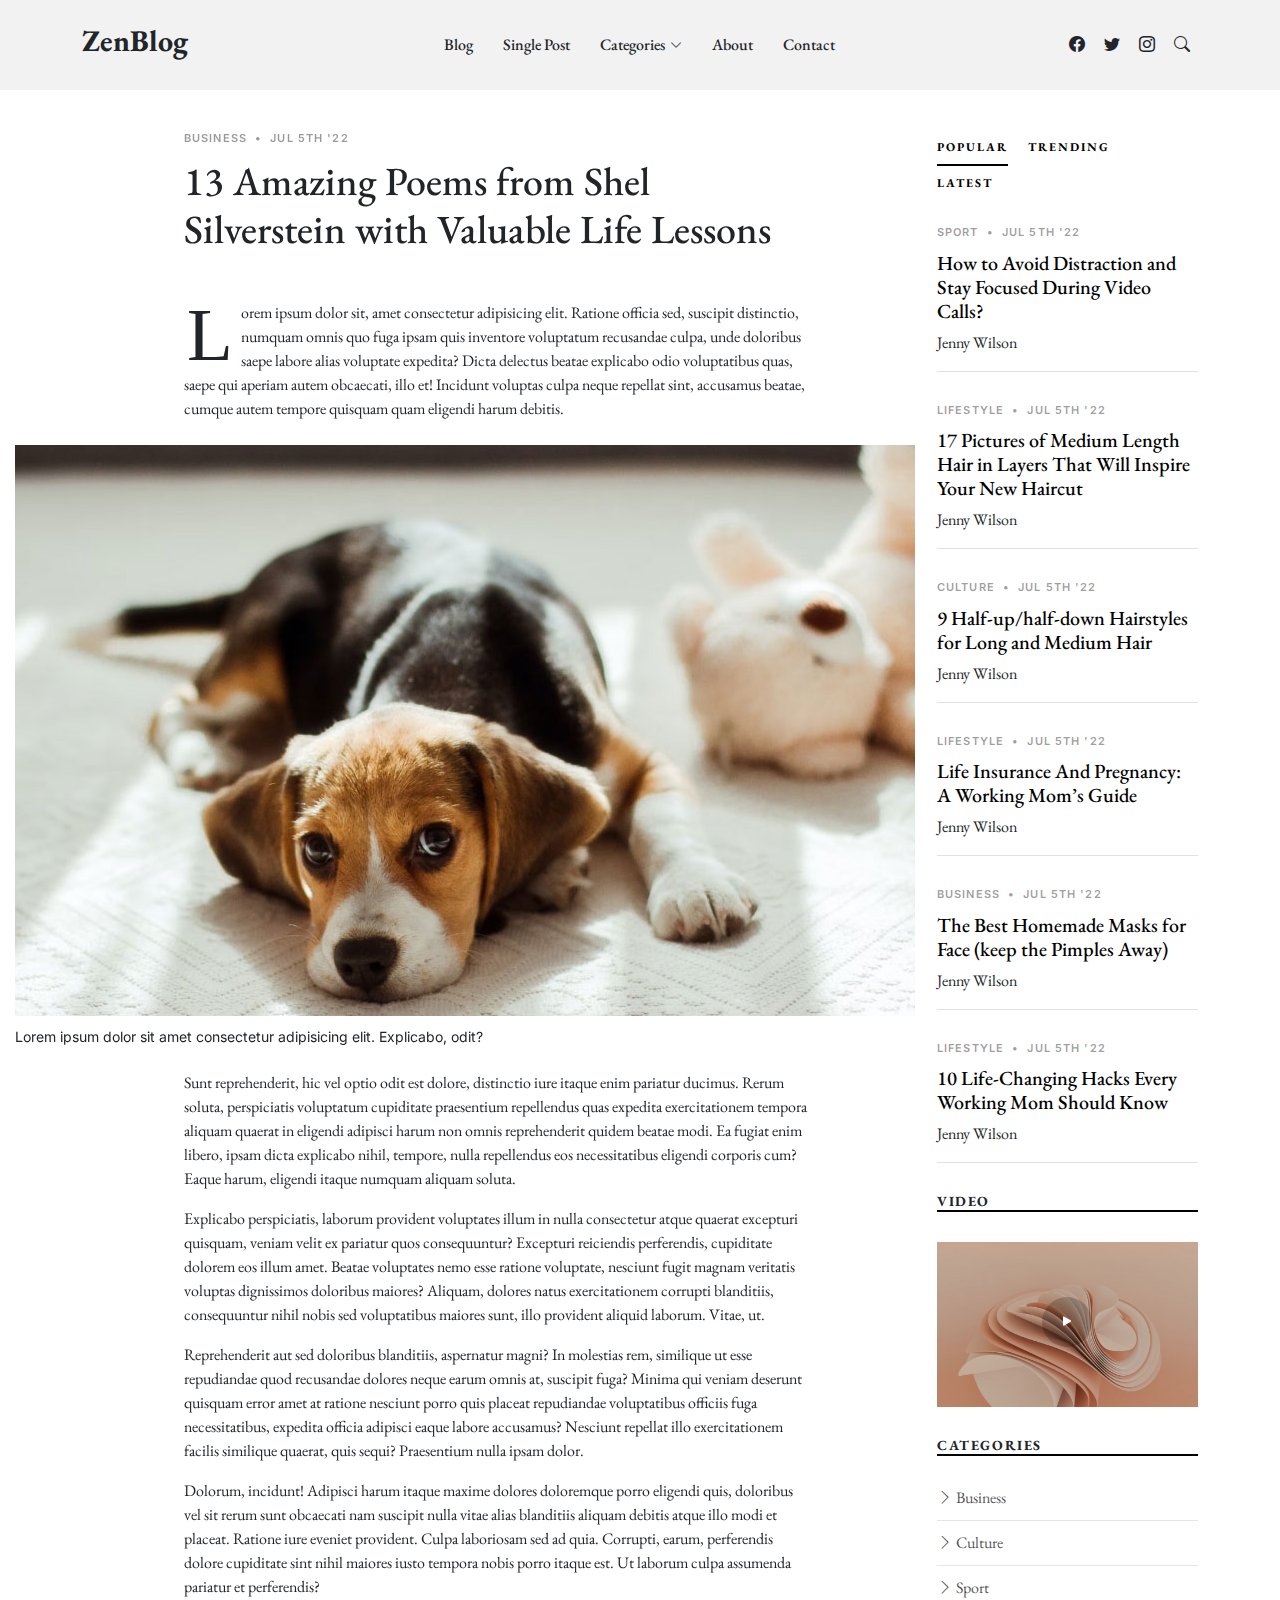
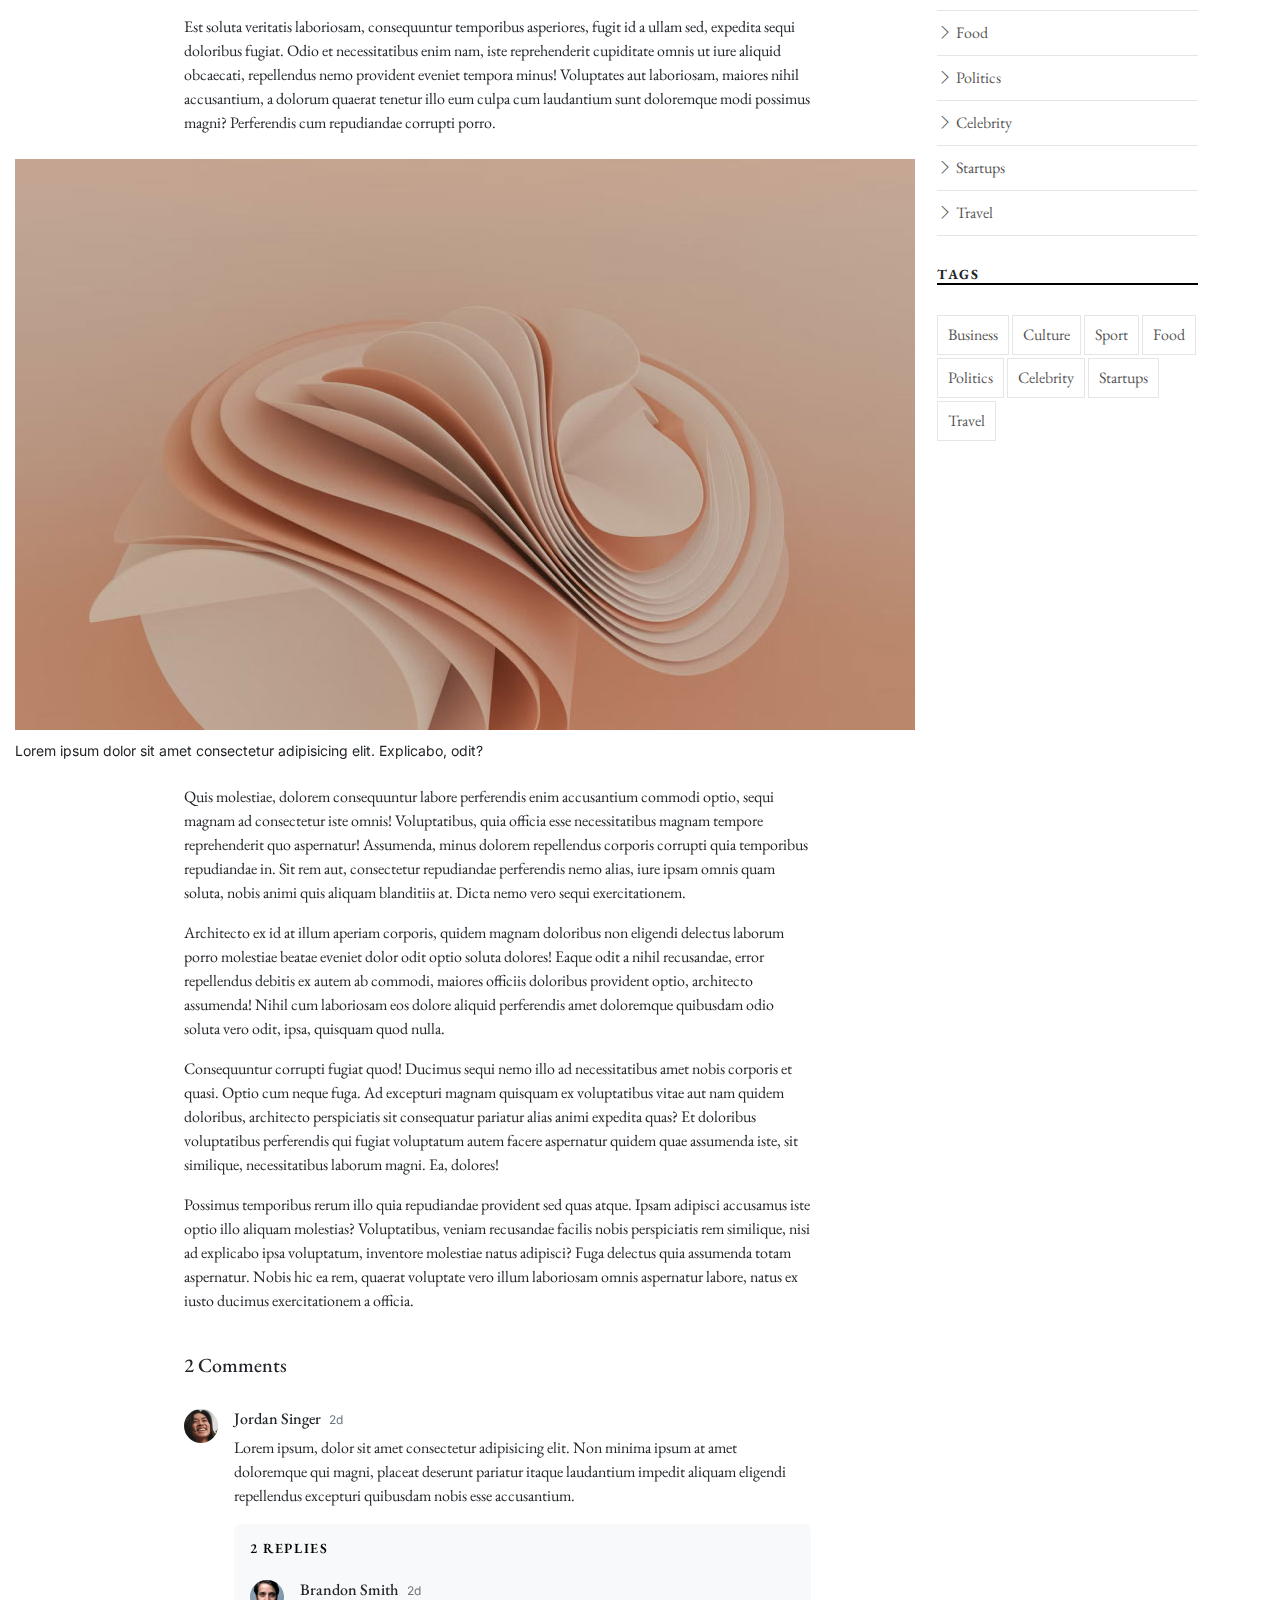
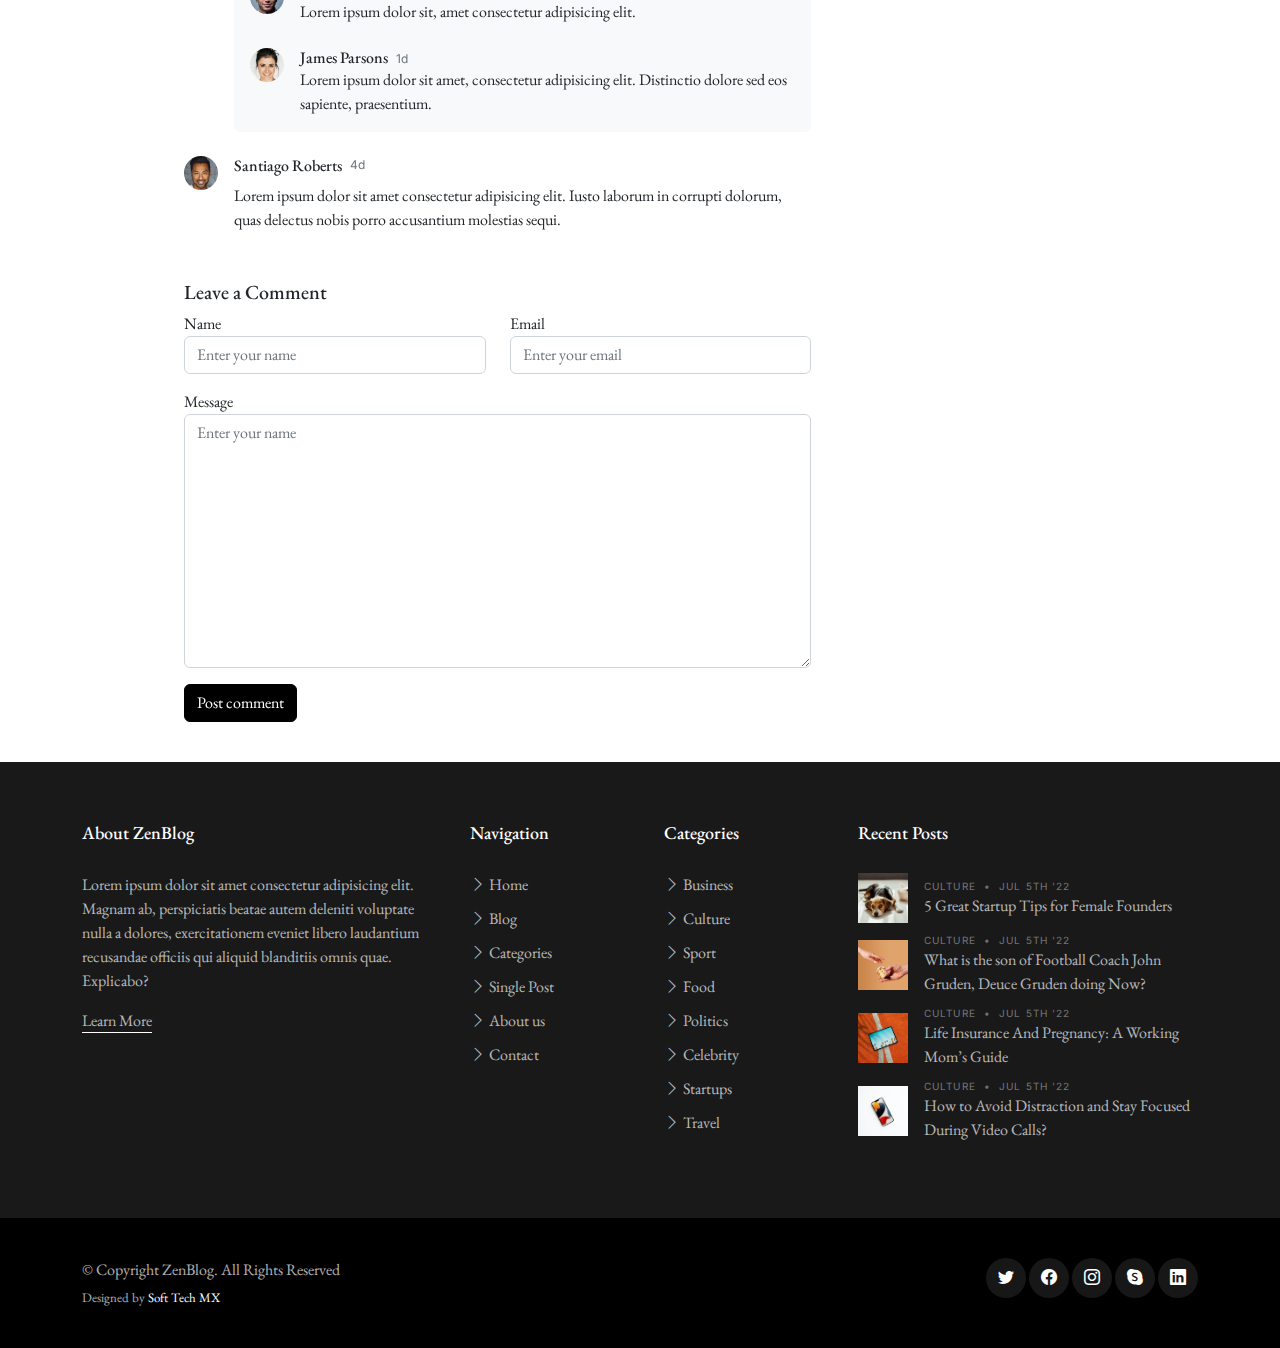
<file: single-post.html>
<!DOCTYPE html>
<html lang="en">

	<head>
		<meta charset="utf-8">
		<meta content="width=device-width, initial-scale=1.0" name="viewport">

		<title>ZenBlog</title>
		<meta content="" name="description">
		<meta content="" name="keywords">

		<!-- Favicons -->
		<link href="assets/img/favicon.png" rel="icon">
		<link href="assets/img/apple-touch-icon.png" rel="apple-touch-icon">

		<!-- Google Fonts -->
		<link rel="preconnect" href="https://fonts.googleapis.com">
		<link rel="preconnect" href="https://fonts.gstatic.com" crossorigin>
		<link href="https://fonts.googleapis.com/css2?family=EB+Garamond:wght@400;500&family=Inter:wght@400;500&family=Playfair+Display:ital,wght@0,400;0,700;1,400;1,700&display=swap" rel="stylesheet">

		<!-- Vendor CSS Files -->
		<link href="assets/vendor/bootstrap/css/bootstrap.min.css" rel="stylesheet">
		<link href="assets/vendor/bootstrap-icons/bootstrap-icons.css" rel="stylesheet">
		<link href="assets/vendor/swiper/swiper-bundle.min.css" rel="stylesheet">
		<link href="assets/vendor/glightbox/css/glightbox.min.css" rel="stylesheet">
		<link href="assets/vendor/aos/aos.css" rel="stylesheet">

		<!-- Template Main CSS Files -->
		<link href="assets/css/variables.css" rel="stylesheet">
		<link href="assets/css/main.css" rel="stylesheet">
	</head>

	<body>

		<!-- ======= Header ======= -->
		<header id="header" class="header d-flex align-items-center fixed-top">
			<div class="container-fluid container-xl d-flex align-items-center justify-content-between">

				<a href="index.html" class="logo d-flex align-items-center">
					<!-- Uncomment the line below if you also wish to use an image logo -->
					<!-- <img src="assets/img/logo.png" alt=""> -->
					<h1>ZenBlog</h1>
				</a>

				<nav id="navbar" class="navbar">
					<ul>
						<li><a href="index.html">Blog</a></li>
						<li><a href="single-post.html">Single Post</a></li>
						<li class="dropdown"><a href="category.html"><span>Categories</span> <i class="bi bi-chevron-down dropdown-indicator"></i></a>
							<ul>
								<li><a href="search-result.html">Search Result</a></li>
								<li><a href="#">Drop Down 1</a></li>
								<li class="dropdown"><a href="#"><span>Deep Drop Down</span> <i class="bi bi-chevron-down dropdown-indicator"></i></a>
									<ul>
										<li><a href="#">Deep Drop Down 1</a></li>
										<li><a href="#">Deep Drop Down 2</a></li>
										<li><a href="#">Deep Drop Down 3</a></li>
										<li><a href="#">Deep Drop Down 4</a></li>
										<li><a href="#">Deep Drop Down 5</a></li>
									</ul>
								</li>
								<li><a href="#">Drop Down 2</a></li>
								<li><a href="#">Drop Down 3</a></li>
								<li><a href="#">Drop Down 4</a></li>
							</ul>
						</li>

						<li><a href="about.html">About</a></li>
						<li><a href="contact.html">Contact</a></li>
					</ul>
				</nav><!-- .navbar -->

				<div class="position-relative">
					<a href="#" class="mx-2"><span class="bi-facebook"></span></a>
					<a href="#" class="mx-2"><span class="bi-twitter"></span></a>
					<a href="#" class="mx-2"><span class="bi-instagram"></span></a>

					<a href="#" class="mx-2 js-search-open"><span class="bi-search"></span></a>
					<i class="bi bi-list mobile-nav-toggle"></i>

					<!-- ======= Search Form ======= -->
					<div class="search-form-wrap js-search-form-wrap">
						<form action="search-result.html" class="search-form">
							<span class="icon bi-search"></span>
							<input type="text" placeholder="Search" class="form-control">
							<button class="btn js-search-close"><span class="bi-x"></span></button>
						</form>
					</div><!-- End Search Form -->

				</div>

			</div>

		</header><!-- End Header -->

		<main id="main">

			<section class="single-post-content">
				<div class="container">
					<div class="row">
						<div class="col-md-9 post-content" data-aos="fade-up">

							<!-- ======= Single Post Content ======= -->
							<div class="single-post">
								<div class="post-meta"><span class="date">Business</span> <span class="mx-1">&bullet;</span> <span>Jul 5th '22</span></div>
								<h1 class="mb-5">13 Amazing Poems from Shel Silverstein with Valuable Life Lessons</h1>
								<p><span class="firstcharacter">L</span>orem ipsum dolor sit, amet consectetur adipisicing elit. Ratione officia sed, suscipit distinctio, numquam omnis quo fuga ipsam quis inventore voluptatum recusandae culpa, unde doloribus saepe labore alias voluptate expedita? Dicta delectus beatae explicabo odio voluptatibus quas, saepe qui aperiam autem obcaecati, illo et! Incidunt voluptas culpa neque repellat sint, accusamus beatae, cumque autem tempore quisquam quam eligendi harum debitis.</p>

								<figure class="my-4">
									<img src="assets/img/post-landscape-1.jpg" alt="" class="img-fluid">
									<figcaption>Lorem ipsum dolor sit amet consectetur adipisicing elit. Explicabo, odit? </figcaption>
								</figure>
								<p>Sunt reprehenderit, hic vel optio odit est dolore, distinctio iure itaque enim pariatur ducimus. Rerum soluta, perspiciatis voluptatum cupiditate praesentium repellendus quas expedita exercitationem tempora aliquam quaerat in eligendi adipisci harum non omnis reprehenderit quidem beatae modi. Ea fugiat enim libero, ipsam dicta explicabo nihil, tempore, nulla repellendus eos necessitatibus eligendi corporis cum? Eaque harum, eligendi itaque numquam aliquam soluta.</p>
								<p>Explicabo perspiciatis, laborum provident voluptates illum in nulla consectetur atque quaerat excepturi quisquam, veniam velit ex pariatur quos consequuntur? Excepturi reiciendis perferendis, cupiditate dolorem eos illum amet. Beatae voluptates nemo esse ratione voluptate, nesciunt fugit magnam veritatis voluptas dignissimos doloribus maiores? Aliquam, dolores natus exercitationem corrupti blanditiis, consequuntur nihil nobis sed voluptatibus maiores sunt, illo provident aliquid laborum. Vitae, ut.</p>
								<p>Reprehenderit aut sed doloribus blanditiis, aspernatur magni? In molestias rem, similique ut esse repudiandae quod recusandae dolores neque earum omnis at, suscipit fuga? Minima qui veniam deserunt quisquam error amet at ratione nesciunt porro quis placeat repudiandae voluptatibus officiis fuga necessitatibus, expedita officia adipisci eaque labore accusamus? Nesciunt repellat illo exercitationem facilis similique quaerat, quis sequi? Praesentium nulla ipsam dolor.</p>
								<p>Dolorum, incidunt! Adipisci harum itaque maxime dolores doloremque porro eligendi quis, doloribus vel sit rerum sunt obcaecati nam suscipit nulla vitae alias blanditiis aliquam debitis atque illo modi et placeat. Ratione iure eveniet provident. Culpa laboriosam sed ad quia. Corrupti, earum, perferendis dolore cupiditate sint nihil maiores iusto tempora nobis porro itaque est. Ut laborum culpa assumenda pariatur et perferendis?</p>
								<p>Est soluta veritatis laboriosam, consequuntur temporibus asperiores, fugit id a ullam sed, expedita sequi doloribus fugiat. Odio et necessitatibus enim nam, iste reprehenderit cupiditate omnis ut iure aliquid obcaecati, repellendus nemo provident eveniet tempora minus! Voluptates aut laboriosam, maiores nihil accusantium, a dolorum quaerat tenetur illo eum culpa cum laudantium sunt doloremque modi possimus magni? Perferendis cum repudiandae corrupti porro.</p>
								<figure class="my-4">
									<img src="assets/img/post-landscape-5.jpg" alt="" class="img-fluid">
									<figcaption>Lorem ipsum dolor sit amet consectetur adipisicing elit. Explicabo, odit? </figcaption>
								</figure>
								<p>Quis molestiae, dolorem consequuntur labore perferendis enim accusantium commodi optio, sequi magnam ad consectetur iste omnis! Voluptatibus, quia officia esse necessitatibus magnam tempore reprehenderit quo aspernatur! Assumenda, minus dolorem repellendus corporis corrupti quia temporibus repudiandae in. Sit rem aut, consectetur repudiandae perferendis nemo alias, iure ipsam omnis quam soluta, nobis animi quis aliquam blanditiis at. Dicta nemo vero sequi exercitationem.</p>
								<p>Architecto ex id at illum aperiam corporis, quidem magnam doloribus non eligendi delectus laborum porro molestiae beatae eveniet dolor odit optio soluta dolores! Eaque odit a nihil recusandae, error repellendus debitis ex autem ab commodi, maiores officiis doloribus provident optio, architecto assumenda! Nihil cum laboriosam eos dolore aliquid perferendis amet doloremque quibusdam odio soluta vero odit, ipsa, quisquam quod nulla.</p>
								<p>Consequuntur corrupti fugiat quod! Ducimus sequi nemo illo ad necessitatibus amet nobis corporis et quasi. Optio cum neque fuga. Ad excepturi magnam quisquam ex voluptatibus vitae aut nam quidem doloribus, architecto perspiciatis sit consequatur pariatur alias animi expedita quas? Et doloribus voluptatibus perferendis qui fugiat voluptatum autem facere aspernatur quidem quae assumenda iste, sit similique, necessitatibus laborum magni. Ea, dolores!</p>
								<p>Possimus temporibus rerum illo quia repudiandae provident sed quas atque. Ipsam adipisci accusamus iste optio illo aliquam molestias? Voluptatibus, veniam recusandae facilis nobis perspiciatis rem similique, nisi ad explicabo ipsa voluptatum, inventore molestiae natus adipisci? Fuga delectus quia assumenda totam aspernatur. Nobis hic ea rem, quaerat voluptate vero illum laboriosam omnis aspernatur labore, natus ex iusto ducimus exercitationem a officia.</p>
							</div><!-- End Single Post Content -->

							<!-- ======= Comments ======= -->
							<div class="comments">
								<h5 class="comment-title py-4">2 Comments</h5>
								<div class="comment d-flex mb-4">
									<div class="flex-shrink-0">
										<div class="avatar avatar-sm rounded-circle">
											<img class="avatar-img" src="assets/img/person-5.jpg" alt="" class="img-fluid">
										</div>
									</div>
									<div class="flex-grow-1 ms-2 ms-sm-3">
										<div class="comment-meta d-flex align-items-baseline">
											<h6 class="me-2">Jordan Singer</h6>
											<span class="text-muted">2d</span>
										</div>
										<div class="comment-body">
											Lorem ipsum, dolor sit amet consectetur adipisicing elit. Non minima ipsum at amet doloremque qui magni, placeat deserunt pariatur itaque laudantium impedit aliquam eligendi repellendus excepturi quibusdam nobis esse accusantium.
										</div>

										<div class="comment-replies bg-light p-3 mt-3 rounded">
											<h6 class="comment-replies-title mb-4 text-muted text-uppercase">2 replies</h6>

											<div class="reply d-flex mb-4">
												<div class="flex-shrink-0">
													<div class="avatar avatar-sm rounded-circle">
														<img class="avatar-img" src="assets/img/person-4.jpg" alt="" class="img-fluid">
													</div>
												</div>
												<div class="flex-grow-1 ms-2 ms-sm-3">
													<div class="reply-meta d-flex align-items-baseline">
														<h6 class="mb-0 me-2">Brandon Smith</h6>
														<span class="text-muted">2d</span>
													</div>
													<div class="reply-body">
														Lorem ipsum dolor sit, amet consectetur adipisicing elit.
													</div>
												</div>
											</div>
											<div class="reply d-flex">
												<div class="flex-shrink-0">
													<div class="avatar avatar-sm rounded-circle">
														<img class="avatar-img" src="assets/img/person-3.jpg" alt="" class="img-fluid">
													</div>
												</div>
												<div class="flex-grow-1 ms-2 ms-sm-3">
													<div class="reply-meta d-flex align-items-baseline">
														<h6 class="mb-0 me-2">James Parsons</h6>
														<span class="text-muted">1d</span>
													</div>
													<div class="reply-body">
														Lorem ipsum dolor sit amet, consectetur adipisicing elit. Distinctio dolore sed eos sapiente, praesentium.
													</div>
												</div>
											</div>
										</div>
									</div>
								</div>
								<div class="comment d-flex">
									<div class="flex-shrink-0">
										<div class="avatar avatar-sm rounded-circle">
											<img class="avatar-img" src="assets/img/person-2.jpg" alt="" class="img-fluid">
										</div>
									</div>
									<div class="flex-shrink-1 ms-2 ms-sm-3">
										<div class="comment-meta d-flex">
											<h6 class="me-2">Santiago Roberts</h6>
											<span class="text-muted">4d</span>
										</div>
										<div class="comment-body">
											Lorem ipsum dolor sit amet consectetur adipisicing elit. Iusto laborum in corrupti dolorum, quas delectus nobis porro accusantium molestias sequi.
										</div>
									</div>
								</div>
							</div><!-- End Comments -->

							<!-- ======= Comments Form ======= -->
							<div class="row justify-content-center mt-5">

								<div class="col-lg-12">
									<h5 class="comment-title">Leave a Comment</h5>
									<div class="row">
										<div class="col-lg-6 mb-3">
											<label for="comment-name">Name</label>
											<input type="text" class="form-control" id="comment-name" placeholder="Enter your name">
										</div>
										<div class="col-lg-6 mb-3">
											<label for="comment-email">Email</label>
											<input type="text" class="form-control" id="comment-email" placeholder="Enter your email">
										</div>
										<div class="col-12 mb-3">
											<label for="comment-message">Message</label>

											<textarea class="form-control" id="comment-message" placeholder="Enter your name" cols="30" rows="10"></textarea>
										</div>
										<div class="col-12">
											<input type="submit" class="btn btn-primary" value="Post comment">
										</div>
									</div>
								</div>
							</div><!-- End Comments Form -->

						</div>
						<div class="col-md-3">
							<!-- ======= Sidebar ======= -->
							<div class="aside-block">

								<ul class="nav nav-pills custom-tab-nav mb-4" id="pills-tab" role="tablist">
									<li class="nav-item" role="presentation">
										<button class="nav-link active" id="pills-popular-tab" data-bs-toggle="pill" data-bs-target="#pills-popular" type="button" role="tab" aria-controls="pills-popular" aria-selected="true">Popular</button>
									</li>
									<li class="nav-item" role="presentation">
										<button class="nav-link" id="pills-trending-tab" data-bs-toggle="pill" data-bs-target="#pills-trending" type="button" role="tab" aria-controls="pills-trending" aria-selected="false">Trending</button>
									</li>
									<li class="nav-item" role="presentation">
										<button class="nav-link" id="pills-latest-tab" data-bs-toggle="pill" data-bs-target="#pills-latest" type="button" role="tab" aria-controls="pills-latest" aria-selected="false">Latest</button>
									</li>
								</ul>

								<div class="tab-content" id="pills-tabContent">

									<!-- Popular -->
									<div class="tab-pane fade show active" id="pills-popular" role="tabpanel" aria-labelledby="pills-popular-tab">
										<div class="post-entry-1 border-bottom">
											<div class="post-meta"><span class="date">Sport</span> <span class="mx-1">&bullet;</span> <span>Jul 5th '22</span></div>
											<h2 class="mb-2"><a href="#">How to Avoid Distraction and Stay Focused During Video Calls?</a></h2>
											<span class="author mb-3 d-block">Jenny Wilson</span>
										</div>

										<div class="post-entry-1 border-bottom">
											<div class="post-meta"><span class="date">Lifestyle</span> <span class="mx-1">&bullet;</span> <span>Jul 5th '22</span></div>
											<h2 class="mb-2"><a href="#">17 Pictures of Medium Length Hair in Layers That Will Inspire Your New Haircut</a></h2>
											<span class="author mb-3 d-block">Jenny Wilson</span>
										</div>

										<div class="post-entry-1 border-bottom">
											<div class="post-meta"><span class="date">Culture</span> <span class="mx-1">&bullet;</span> <span>Jul 5th '22</span></div>
											<h2 class="mb-2"><a href="#">9 Half-up/half-down Hairstyles for Long and Medium Hair</a></h2>
											<span class="author mb-3 d-block">Jenny Wilson</span>
										</div>

										<div class="post-entry-1 border-bottom">
											<div class="post-meta"><span class="date">Lifestyle</span> <span class="mx-1">&bullet;</span> <span>Jul 5th '22</span></div>
											<h2 class="mb-2"><a href="#">Life Insurance And Pregnancy: A Working Mom’s Guide</a></h2>
											<span class="author mb-3 d-block">Jenny Wilson</span>
										</div>

										<div class="post-entry-1 border-bottom">
											<div class="post-meta"><span class="date">Business</span> <span class="mx-1">&bullet;</span> <span>Jul 5th '22</span></div>
											<h2 class="mb-2"><a href="#">The Best Homemade Masks for Face (keep the Pimples Away)</a></h2>
											<span class="author mb-3 d-block">Jenny Wilson</span>
										</div>

										<div class="post-entry-1 border-bottom">
											<div class="post-meta"><span class="date">Lifestyle</span> <span class="mx-1">&bullet;</span> <span>Jul 5th '22</span></div>
											<h2 class="mb-2"><a href="#">10 Life-Changing Hacks Every Working Mom Should Know</a></h2>
											<span class="author mb-3 d-block">Jenny Wilson</span>
										</div>
									</div> <!-- End Popular -->

									<!-- Trending -->
									<div class="tab-pane fade" id="pills-trending" role="tabpanel" aria-labelledby="pills-trending-tab">
										<div class="post-entry-1 border-bottom">
											<div class="post-meta"><span class="date">Lifestyle</span> <span class="mx-1">&bullet;</span> <span>Jul 5th '22</span></div>
											<h2 class="mb-2"><a href="#">17 Pictures of Medium Length Hair in Layers That Will Inspire Your New Haircut</a></h2>
											<span class="author mb-3 d-block">Jenny Wilson</span>
										</div>

										<div class="post-entry-1 border-bottom">
											<div class="post-meta"><span class="date">Culture</span> <span class="mx-1">&bullet;</span> <span>Jul 5th '22</span></div>
											<h2 class="mb-2"><a href="#">9 Half-up/half-down Hairstyles for Long and Medium Hair</a></h2>
											<span class="author mb-3 d-block">Jenny Wilson</span>
										</div>

										<div class="post-entry-1 border-bottom">
											<div class="post-meta"><span class="date">Lifestyle</span> <span class="mx-1">&bullet;</span> <span>Jul 5th '22</span></div>
											<h2 class="mb-2"><a href="#">Life Insurance And Pregnancy: A Working Mom’s Guide</a></h2>
											<span class="author mb-3 d-block">Jenny Wilson</span>
										</div>

										<div class="post-entry-1 border-bottom">
											<div class="post-meta"><span class="date">Sport</span> <span class="mx-1">&bullet;</span> <span>Jul 5th '22</span></div>
											<h2 class="mb-2"><a href="#">How to Avoid Distraction and Stay Focused During Video Calls?</a></h2>
											<span class="author mb-3 d-block">Jenny Wilson</span>
										</div>
										<div class="post-entry-1 border-bottom">
											<div class="post-meta"><span class="date">Business</span> <span class="mx-1">&bullet;</span> <span>Jul 5th '22</span></div>
											<h2 class="mb-2"><a href="#">The Best Homemade Masks for Face (keep the Pimples Away)</a></h2>
											<span class="author mb-3 d-block">Jenny Wilson</span>
										</div>

										<div class="post-entry-1 border-bottom">
											<div class="post-meta"><span class="date">Lifestyle</span> <span class="mx-1">&bullet;</span> <span>Jul 5th '22</span></div>
											<h2 class="mb-2"><a href="#">10 Life-Changing Hacks Every Working Mom Should Know</a></h2>
											<span class="author mb-3 d-block">Jenny Wilson</span>
										</div>
									</div> <!-- End Trending -->

									<!-- Latest -->
									<div class="tab-pane fade" id="pills-latest" role="tabpanel" aria-labelledby="pills-latest-tab">
										<div class="post-entry-1 border-bottom">
											<div class="post-meta"><span class="date">Lifestyle</span> <span class="mx-1">&bullet;</span> <span>Jul 5th '22</span></div>
											<h2 class="mb-2"><a href="#">Life Insurance And Pregnancy: A Working Mom’s Guide</a></h2>
											<span class="author mb-3 d-block">Jenny Wilson</span>
										</div>

										<div class="post-entry-1 border-bottom">
											<div class="post-meta"><span class="date">Business</span> <span class="mx-1">&bullet;</span> <span>Jul 5th '22</span></div>
											<h2 class="mb-2"><a href="#">The Best Homemade Masks for Face (keep the Pimples Away)</a></h2>
											<span class="author mb-3 d-block">Jenny Wilson</span>
										</div>

										<div class="post-entry-1 border-bottom">
											<div class="post-meta"><span class="date">Lifestyle</span> <span class="mx-1">&bullet;</span> <span>Jul 5th '22</span></div>
											<h2 class="mb-2"><a href="#">10 Life-Changing Hacks Every Working Mom Should Know</a></h2>
											<span class="author mb-3 d-block">Jenny Wilson</span>
										</div>

										<div class="post-entry-1 border-bottom">
											<div class="post-meta"><span class="date">Sport</span> <span class="mx-1">&bullet;</span> <span>Jul 5th '22</span></div>
											<h2 class="mb-2"><a href="#">How to Avoid Distraction and Stay Focused During Video Calls?</a></h2>
											<span class="author mb-3 d-block">Jenny Wilson</span>
										</div>

										<div class="post-entry-1 border-bottom">
											<div class="post-meta"><span class="date">Lifestyle</span> <span class="mx-1">&bullet;</span> <span>Jul 5th '22</span></div>
											<h2 class="mb-2"><a href="#">17 Pictures of Medium Length Hair in Layers That Will Inspire Your New Haircut</a></h2>
											<span class="author mb-3 d-block">Jenny Wilson</span>
										</div>

										<div class="post-entry-1 border-bottom">
											<div class="post-meta"><span class="date">Culture</span> <span class="mx-1">&bullet;</span> <span>Jul 5th '22</span></div>
											<h2 class="mb-2"><a href="#">9 Half-up/half-down Hairstyles for Long and Medium Hair</a></h2>
											<span class="author mb-3 d-block">Jenny Wilson</span>
										</div>

									</div> <!-- End Latest -->

								</div>
							</div>

							<div class="aside-block">
								<h3 class="aside-title">Video</h3>
								<div class="video-post">
									<a href="https://www.youtube.com/watch?v=AiFfDjmd0jU" class="glightbox link-video">
										<span class="bi-play-fill"></span>
										<img src="assets/img/post-landscape-5.jpg" alt="" class="img-fluid">
									</a>
								</div>
							</div><!-- End Video -->

							<div class="aside-block">
								<h3 class="aside-title">Categories</h3>
								<ul class="aside-links list-unstyled">
									<li><a href="category.html"><i class="bi bi-chevron-right"></i> Business</a></li>
									<li><a href="category.html"><i class="bi bi-chevron-right"></i> Culture</a></li>
									<li><a href="category.html"><i class="bi bi-chevron-right"></i> Sport</a></li>
									<li><a href="category.html"><i class="bi bi-chevron-right"></i> Food</a></li>
									<li><a href="category.html"><i class="bi bi-chevron-right"></i> Politics</a></li>
									<li><a href="category.html"><i class="bi bi-chevron-right"></i> Celebrity</a></li>
									<li><a href="category.html"><i class="bi bi-chevron-right"></i> Startups</a></li>
									<li><a href="category.html"><i class="bi bi-chevron-right"></i> Travel</a></li>
								</ul>
							</div><!-- End Categories -->

							<div class="aside-block">
								<h3 class="aside-title">Tags</h3>
								<ul class="aside-tags list-unstyled">
									<li><a href="category.html">Business</a></li>
									<li><a href="category.html">Culture</a></li>
									<li><a href="category.html">Sport</a></li>
									<li><a href="category.html">Food</a></li>
									<li><a href="category.html">Politics</a></li>
									<li><a href="category.html">Celebrity</a></li>
									<li><a href="category.html">Startups</a></li>
									<li><a href="category.html">Travel</a></li>
								</ul>
							</div><!-- End Tags -->

						</div>
					</div>
				</div>
			</section>
		</main><!-- End #main -->

		<!-- ======= Footer ======= -->
		<footer id="footer" class="footer">

			<div class="footer-content">
				<div class="container">

					<div class="row g-5">
						<div class="col-lg-4">
							<h3 class="footer-heading">About ZenBlog</h3>
							<p>Lorem ipsum dolor sit amet consectetur adipisicing elit. Magnam ab, perspiciatis beatae autem deleniti voluptate nulla a dolores, exercitationem eveniet libero laudantium recusandae officiis qui aliquid blanditiis omnis quae. Explicabo?</p>
							<p><a href="about.html" class="footer-link-more">Learn More</a></p>
						</div>
						<div class="col-6 col-lg-2">
							<h3 class="footer-heading">Navigation</h3>
							<ul class="footer-links list-unstyled">
								<li><a href="index.html"><i class="bi bi-chevron-right"></i> Home</a></li>
								<li><a href="index.html"><i class="bi bi-chevron-right"></i> Blog</a></li>
								<li><a href="category.html"><i class="bi bi-chevron-right"></i> Categories</a></li>
								<li><a href="single-post.html"><i class="bi bi-chevron-right"></i> Single Post</a></li>
								<li><a href="about.html"><i class="bi bi-chevron-right"></i> About us</a></li>
								<li><a href="contact.html"><i class="bi bi-chevron-right"></i> Contact</a></li>
							</ul>
						</div>
						<div class="col-6 col-lg-2">
							<h3 class="footer-heading">Categories</h3>
							<ul class="footer-links list-unstyled">
								<li><a href="category.html"><i class="bi bi-chevron-right"></i> Business</a></li>
								<li><a href="category.html"><i class="bi bi-chevron-right"></i> Culture</a></li>
								<li><a href="category.html"><i class="bi bi-chevron-right"></i> Sport</a></li>
								<li><a href="category.html"><i class="bi bi-chevron-right"></i> Food</a></li>
								<li><a href="category.html"><i class="bi bi-chevron-right"></i> Politics</a></li>
								<li><a href="category.html"><i class="bi bi-chevron-right"></i> Celebrity</a></li>
								<li><a href="category.html"><i class="bi bi-chevron-right"></i> Startups</a></li>
								<li><a href="category.html"><i class="bi bi-chevron-right"></i> Travel</a></li>

							</ul>
						</div>

						<div class="col-lg-4">
							<h3 class="footer-heading">Recent Posts</h3>

							<ul class="footer-links footer-blog-entry list-unstyled">
								<li>
									<a href="single-post.html" class="d-flex align-items-center">
										<img src="assets/img/post-sq-1.jpg" alt="" class="img-fluid me-3">
										<div>
											<div class="post-meta d-block"><span class="date">Culture</span> <span class="mx-1">&bullet;</span> <span>Jul 5th '22</span></div>
											<span>5 Great Startup Tips for Female Founders</span>
										</div>
									</a>
								</li>

								<li>
									<a href="single-post.html" class="d-flex align-items-center">
										<img src="assets/img/post-sq-2.jpg" alt="" class="img-fluid me-3">
										<div>
											<div class="post-meta d-block"><span class="date">Culture</span> <span class="mx-1">&bullet;</span> <span>Jul 5th '22</span></div>
											<span>What is the son of Football Coach John Gruden, Deuce Gruden doing Now?</span>
										</div>
									</a>
								</li>

								<li>
									<a href="single-post.html" class="d-flex align-items-center">
										<img src="assets/img/post-sq-3.jpg" alt="" class="img-fluid me-3">
										<div>
											<div class="post-meta d-block"><span class="date">Culture</span> <span class="mx-1">&bullet;</span> <span>Jul 5th '22</span></div>
											<span>Life Insurance And Pregnancy: A Working Mom’s Guide</span>
										</div>
									</a>
								</li>

								<li>
									<a href="single-post.html" class="d-flex align-items-center">
										<img src="assets/img/post-sq-4.jpg" alt="" class="img-fluid me-3">
										<div>
											<div class="post-meta d-block"><span class="date">Culture</span> <span class="mx-1">&bullet;</span> <span>Jul 5th '22</span></div>
											<span>How to Avoid Distraction and Stay Focused During Video Calls?</span>
										</div>
									</a>
								</li>

							</ul>

						</div>
					</div>
				</div>
			</div>

			<div class="footer-legal">
				<div class="container">

					<div class="row justify-content-between">
						<div class="col-md-6 text-center text-md-start mb-3 mb-md-0">
							<div class="copyright">
								© Copyright <strong><span>ZenBlog</span></strong>. All Rights Reserved
							</div>

							<div class="credits">
								Designed by <a href="https://www.soft-tech-mx.com/">
									Soft Tech MX
								</a>
							</div>

						</div>

						<div class="col-md-6">
							<div class="social-links mb-3 mb-lg-0 text-center text-md-end">
								<a href="#" class="twitter"><i class="bi bi-twitter"></i></a>
								<a href="#" class="facebook"><i class="bi bi-facebook"></i></a>
								<a href="#" class="instagram"><i class="bi bi-instagram"></i></a>
								<a href="#" class="google-plus"><i class="bi bi-skype"></i></a>
								<a href="#" class="linkedin"><i class="bi bi-linkedin"></i></a>
							</div>

						</div>

					</div>

				</div>
			</div>

		</footer>

		<a href="#" class="scroll-top d-flex align-items-center justify-content-center"><i class="bi bi-arrow-up-short"></i></a>

		<!-- Vendor JS Files -->
		<script src="assets/vendor/bootstrap/js/bootstrap.bundle.min.js"></script>
		<script src="assets/vendor/swiper/swiper-bundle.min.js"></script>
		<script src="assets/vendor/glightbox/js/glightbox.min.js"></script>
		<script src="assets/vendor/aos/aos.js"></script>
		<script src="assets/vendor/php-email-form/validate.js"></script>

		<!-- Template Main JS File -->
		<script src="assets/js/main.js"></script>

	</body>

</html>
</file>
<file: assets/css/variables.css>
/**
* Template Name: ZenBlog
* File: variables.css
* Description: Easily customize colors, typography, and other repetitive properties used in the template main stylesheet file main.css
* 
* Contents:
* 1. ZenBlog template variables 
* 2. Override default Bootstrap variables
* 3. Set color and background class names
*
* Learn more about CSS variables at https://developer.mozilla.org/en-US/docs/Web/CSS/Using_CSS_custom_properties
*/

/*--------------------------------------------------------------
# 1. ZenBlog template variables 
--------------------------------------------------------------*/
:root {

	/* Fonts */
	--font-default: 'EB Garamond', system-ui, -apple-system, "Segoe UI", Roboto, "Helvetica Neue", Arial, "Noto Sans", "Liberation Sans", sans-serif, "Apple Color Emoji", "Segoe UI Emoji", "Segoe UI Symbol", "Noto Color Emoji";
	--font-primary: 'EB Garamond', serif;
	/*'Playfair Display', serif;*/
	--font-secondary: 'Inter', sans-serif;

	/* Colors */
	/* The *-rgb color names are simply the RGB converted value of the corresponding color for use in the rgba() function */

	/* Default text color */
	--color-default: #212529;
	--color-default-rgb: 33, 37, 41;

	/* Defult links color */
	--color-links: #212529;
	--color-links-hover: #15171a;

	/* Primay colors */
	--color-primary: #212529;
	--color-primary-light: #26282c;
	--color-primary-dark: #0b0c0e;

	--color-primary-rgb: 33, 37, 41;
	--color-primary-light-rgb: 38, 40, 44;
	--color-primary-dark-rgb: 11, 12, 14;

	/* Secondary colors */
	--color-secondary: #596d80;
	--color-secondary-light: #8498aa;
	--color-secondary-dark: #404f5c;

	--color-secondary-rgb: 89, 109, 128;
	--color-secondary-light-rgb: 132, 152, 170;
	--color-secondary-dark-rgb: 64, 79, 92;

	/* General colors */
	--color-blue: #0d6efd;
	--color-blue-rgb: 13, 110, 253;

	--color-indigo: #6610f2;
	--color-indigo-rgb: 102, 16, 242;

	--color-purple: #6f42c1;
	--color-purple-rgb: 111, 66, 193;

	--color-pink: #f3268c;
	--color-pink-rgb: 243, 38, 140;

	--color-red: #df1529;
	--color-red-rgb: 223, 21, 4;

	--color-orange: #fd7e14;
	--color-orange-rgb: 253, 126, 20;

	--color-yellow: #ffc107;
	--color-yellow-rgb: 255, 193, 7;

	--color-green: #059652;
	--color-green-rgb: 5, 150, 82;

	--color-teal: #20c997;
	--color-teal-rgb: 32, 201, 151;

	--color-cyan: #0dcaf0;
	--color-cyan-rgb: 13, 202, 240;

	--color-white: #ffffff;
	--color-white-rgb: 255, 255, 255;

	--color-gray: #6c757d;
	--color-gray-rgb: 108, 117, 125;

	--color-black: #000000;
	--color-black-rgb: 0, 0, 0;
}

/*--------------------------------------------------------------
# 2. Override default Bootstrap variables
--------------------------------------------------------------*/
:root {
	--bs-blue: var(--color-blue);
	--bs-indigo: var(--color-indigo);
	--bs-purple: var(--color-purple);
	--bs-pink: var(--color-pink);
	--bs-red: var(--color-red);
	--bs-orange: var(--color-orange);
	--bs-yellow: var(--color-yellow);
	--bs-green: var(--color-green);
	--bs-teal: var(--color-teal);
	--bs-cyan: var(--color-cyan);
	--bs-white: var(--color-white);
	--bs-gray: var(--color-gray);
	--bs-gray-dark: #343a40;
	--bs-gray-100: #f8f9fa;
	--bs-gray-200: #e9ecef;
	--bs-gray-300: #dee2e6;
	--bs-gray-400: #ced4da;
	--bs-gray-500: #adb5bd;
	--bs-gray-600: #6c757d;
	--bs-gray-700: #495057;
	--bs-gray-800: #343a40;
	--bs-gray-900: #212529;
	--bs-primary: var(--color-blue);
	--bs-secondary: var(--color-blue);
	--bs-success: #198754;
	--bs-info: #0dcaf0;
	--bs-warning: #ffc107;
	--bs-danger: #dc3545;
	--bs-light: #f8f9fa;
	--bs-dark: #212529;
	--bs-primary-rgb: var(--color-primary-rgb);
	--bs-secondary-rgb: var(--color-secondary-rgb);
	--bs-success-rgb: 25, 135, 84;
	--bs-info-rgb: 13, 202, 240;
	--bs-warning-rgb: 255, 193, 7;
	--bs-danger-rgb: 220, 53, 69;
	--bs-light-rgb: 248, 249, 250;
	--bs-dark-rgb: 33, 37, 41;
	--bs-white-rgb: var(--color-white-rgb);
	--bs-black-rgb: var(--color-black-rgb);
	--bs-body-color-rgb: var(--color-default-rgb);
	--bs-body-bg-rgb: 255, 255, 255;
	--bs-font-sans-serif: var(--font-default);
	--bs-font-monospace: SFMono-Regular, Menlo, Monaco, Consolas, "Liberation Mono", "Courier New", monospace;
	--bs-gradient: linear-gradient(180deg, rgba(255, 255, 255, 0.15), rgba(255, 255, 255, 0));
	--bs-body-font-family: var(--font-default);
	--bs-body-font-size: 1rem;
	--bs-body-font-weight: 400;
	--bs-body-line-height: 1.5;
	--bs-body-color: var(--color-default);
	--bs-body-bg: #fff;
}

/*--------------------------------------------------------------
# 3. Set color and background class names
--------------------------------------------------------------*/
/* Fonts */
.font-default {
	font-family: var(--font-default) !important;
}

.font-primary {
	font-family: var(--font-primary) !important;
}

.font-secondary {
	font-family: var(--font-secondary) !important;
}

/* Text Colors */
.color-default {
	color: var(--color-default) !important;
}

.color-links {
	color: var(--color-links) !important;
}

.color-links:hover {
	color: var(--color-links-hover) !important;
}

.color-primary {
	color: var(--color-primary) !important;
}

.color-primary-light {
	color: var(--color-primary-light) !important;
}

.color-primary-dark {
	color: var(--color-primary-dark) !important;
}

.color-secondary {
	color: var(--color-secondary) !important;
}

.color-secondary-light {
	color: var(--color-secondary-light) !important;
}

.color-secondary-dark {
	color: var(--color-secondary-dark) !important;
}

.color-blue {
	color: var(--color-blue) !important;
}

.color-indigo {
	color: var(--color-indigo) !important;
}

.color-purple {
	color: var(--color-purple) !important;
}

.color-pink {
	color: var(--color-pink) !important;
}

.color-red {
	color: var(--color-red) !important;
}

.color-orange {
	color: var(--color-orange) !important;
}

.color-yellow {
	color: var(--color-yellow) !important;
}

.color-green {
	color: var(--color-green) !important;
}

.color-teal {
	color: var(--color-teal) !important;
}

.color-cyan {
	color: var(--color-cyan) !important;
}

.color-white {
	color: var(--color-white) !important;
}

.color-gray {
	color: var(--color-gray) !important;
}

.color-black {
	color: var(--color-black) !important;
}

/* Background Colors */
.bg-default {
	background-color: var(--color-default) !important;
}

.bg-primary {
	background-color: var(--color-primary) !important;
}

.bg-primary-light {
	background-color: var(--color-primary-light) !important;
}

.bg-primary-dark {
	background-color: var(--color-primary-dark) !important;
}

.bg-secondary {
	background-color: var(--color-secondary) !important;
}

.bg-secondary-light {
	background-color: var(--color-secondary-light) !important;
}

.bg-secondary-dark {
	background-color: var(--color-secondary-dark) !important;
}

.bg-blue {
	background-color: var(--color-blue) !important;
}

.bg-indigo {
	background-color: var(--color-indigo) !important;
}

.bg-purple {
	background-color: var(--color-purple) !important;
}

.bg-pink {
	background-color: var(--color-pink) !important;
}

.bg-red {
	background-color: var(--color-red) !important;
}

.bg-orange {
	background-color: var(--color-orange) !important;
}

.bg-yellow {
	background-color: var(--color-yellow) !important;
}

.bg-green {
	background-color: var(--color-green) !important;
}

.bg-teal {
	background-color: var(--color-teal) !important;
}

.bg-cyan {
	background-color: var(--color-cyan) !important;
}

.bg-white {
	background-color: var(--color-white) !important;
}

.bg-gray {
	background-color: var(--color-gray) !important;
}

.bg-black {
	background-color: var(--color-black) !important;
}
</file>
<file: assets/css/main.css>
/**
* Check out variables.css for easy customization of colors, typography, and other repetitive properties
*/
/*--------------------------------------------------------------
# General
--------------------------------------------------------------*/
:root {
	scroll-behavior: smooth;
}

body {
	color: rgba(var(--color-primary-rgb), 1);
}

a {
	color: var(--color-links);
	text-decoration: none;
}

a:hover {
	color: var(--color-links-hover);
	text-decoration: none;
}

h1,
h2,
h3,
h4,
h5,
h6 {
	font-family: var(--font-primary);
}

#main {
	margin-top: 90px;
}

/*--------------------------------------------------------------
# Sections & Section Header
--------------------------------------------------------------*/
section {
	padding: 40px 0;
	overflow: hidden;
}

.section-header {
	border-bottom: 2px solid var(--color-black);
}

.section-header h2 {
	font-size: 50px;
	color: var(--color-black);
}

.section-header p {
	margin-bottom: 0;
}

/*--------------------------------------------------------------
# Scroll top button
--------------------------------------------------------------*/
.scroll-top {
	position: fixed;
	visibility: hidden;
	opacity: 0;
	right: 15px;
	bottom: 15px;
	z-index: 99999;
	background: var(--color-primary);
	width: 40px;
	height: 40px;
	border-radius: 4px;
	transition: all 0.4s;
}

.scroll-top i {
	font-size: 24px;
	color: #fff;
	line-height: 0;
}

.scroll-top:hover {
	background: rgba(var(--color-primary-rgb), 0.8);
	color: #fff;
}

.scroll-top.active {
	visibility: visible;
	opacity: 1;
}

/*--------------------------------------------------------------
# Page title
--------------------------------------------------------------*/
.page-title {
	font-size: 70px;
	color: var(--color-black);
}

/* Form Input Fieldds */
.form-control:active,
.form-control:focus {
	outline: none;
	box-shadow: none;
	border-color: var(--color-black);
}

.btn:active,
.btn:focus {
	outline: none;
}

.btn.btn-primary {
	background-color: var(--color-black);
	color: var(--color-white);
	border-color: var(--color-black);
}

/*--------------------------------------------------------------
# Header
--------------------------------------------------------------*/
.header {
	height: 90px;
	transition: all 0.5s;
	z-index: 997;
	background: #f2f2f2;
}

.header.sticked {
	height: 70px;
}

.header .logo img {
	max-height: 40px;
	margin-right: 6px;
}

.header .logo h1 {
	font-size: 30px;
	font-weight: 700;
	color: var(--color-default);
	font-family: var(--font-primary);
}

.search-form-wrap {
	position: absolute;
	right: 0;
	top: 0;
	z-index: 9;
	transition: 0.3s all ease;
	visibility: hidden;
	opacity: 0;
}

.search-form-wrap .search-form {
	position: relative;
}

.search-form-wrap .search-form .form-control {
	width: 300px;
	border: none;
	box-shadow: 0 15px 20px -10px rgba(var(--color-black-rgb), 0.1);
	padding-left: 40px;
	padding-right: 40px;
}

.search-form-wrap .search-form .form-control:active,
.search-form-wrap .search-form .form-control:focus {
	outline: none;
	box-shadow: none;
}

.search-form-wrap .search-form .icon {
	position: absolute;
	left: 0;
	top: 7px;
	opacity: 0.5;
	left: 10px;
}

.search-form-wrap .search-form .btn {
	position: absolute;
	top: 2px;
	right: 4px;
	padding: 0;
	margin: 0;
	line-height: 1;
	font-size: 30px;
}

.search-form-wrap .search-form .btn:active,
.search-form-wrap .search-form .btn:focus {
	outline: none;
	box-shadow: none;
}

.search-form-wrap.active {
	visibility: visible;
	opacity: 1;
}

section {
	scroll-margin-top: 70px;
}

/*--------------------------------------------------------------
# Desktop Navigation 
--------------------------------------------------------------*/
@media (min-width: 1280px) {
	.navbar {
		padding: 0;
	}

	.navbar ul {
		margin: 0;
		padding: 0;
		display: flex;
		list-style: none;
		align-items: center;
	}

	.navbar li {
		position: relative;
	}

	.navbar a,
	.navbar a:focus {
		display: flex;
		align-items: center;
		justify-content: space-between;
		padding: 10px 0 10px 30px;
		font-family: var(--font-default);
		font-size: 16px;
		font-weight: 500;
		color: rgba(var(--color-default-rgb), 1);
		white-space: nowrap;
		transition: 0.3s;
	}

	.navbar a i,
	.navbar a:focus i {
		font-size: 12px;
		line-height: 0;
		margin-left: 5px;
	}

	.navbar a:hover,
	.navbar .active,
	.navbar .active:focus,
	.navbar li:hover>a {
		color: var(--color-default);
	}

	.navbar .getstarted,
	.navbar .getstarted:focus {
		background: var(--color-primary);
		padding: 8px 20px;
		margin-left: 30px;
		border-radius: 4px;
		color: var(--color-white);
	}

	.navbar .getstarted:hover,
	.navbar .getstarted:focus:hover {
		color: var(--color-white);
		background: rgba(var(--color-primary-rgb), 0.8);
	}

	.navbar .dropdown ul {
		display: block;
		position: absolute;
		left: 14px;
		top: calc(100% + 30px);
		margin: 0;
		padding: 10px 0;
		z-index: 99;
		opacity: 0;
		visibility: hidden;
		background: var(--color-white);
		box-shadow: 0px 0px 30px rgba(127, 137, 161, 0.25);
		transition: 0.3s;
		border-radius: 4px;
	}

	.navbar .dropdown ul li {
		min-width: 200px;
	}

	.navbar .dropdown ul a {
		padding: 10px 20px;
		font-size: 15px;
		text-transform: none;
		font-weight: 400;
	}

	.navbar .dropdown ul a i {
		font-size: 12px;
	}

	.navbar .dropdown ul a:hover,
	.navbar .dropdown ul .active:hover,
	.navbar .dropdown ul li:hover>a {
		color: var(--color-primary);
	}

	.navbar .dropdown:hover>ul {
		opacity: 1;
		top: 100%;
		visibility: visible;
	}

	.navbar .dropdown .dropdown ul {
		top: 0;
		left: calc(100% - 30px);
		visibility: hidden;
	}

	.navbar .dropdown .dropdown:hover>ul {
		opacity: 1;
		top: 0;
		left: 100%;
		visibility: visible;
	}
}

@media (min-width: 1280px) and (max-width: 1366px) {
	.navbar .dropdown .dropdown ul {
		left: -90%;
	}

	.navbar .dropdown .dropdown:hover>ul {
		left: -100%;
	}
}

.mobile-nav-toggle {
	display: none;
}

/*--------------------------------------------------------------
# Mobile Navigation
--------------------------------------------------------------*/
@media (max-width: 1279px) {
	.navbar {
		padding: 0;
		z-index: 9997;
	}

	.navbar ul {
		display: none;
		position: absolute;
		inset: 55px 15px 15px 15px;
		padding: 10px 0;
		margin: 0;
		border-radius: 10px;
		background-color: var(--color-white);
		overflow-y: auto;
		transition: 0.3s;
		z-index: 9998;
	}

	.navbar a,
	.navbar a:focus {
		display: flex;
		align-items: center;
		justify-content: space-between;
		padding: 10px 20px;
		font-family: var(--font-primary);
		font-size: 15px;
		font-weight: 600;
		color: var(--color-primary);
		white-space: nowrap;
		transition: 0.3s;
	}

	.navbar a i,
	.navbar a:focus i {
		font-size: 12px;
		line-height: 0;
		margin-left: 5px;
	}

	.navbar a:hover,
	.navbar .active,
	.navbar .active:focus,
	.navbar li:hover>a {
		color: var(--color-primary);
	}

	.navbar .dropdown ul,
	.navbar .dropdown .dropdown ul {
		position: static;
		display: none;
		z-index: 99;
		padding: 10px 0;
		margin: 10px 20px;
		background: var(--color-white);
		transition: all 0.5s ease-in-out;
		box-shadow: 0px 0px 30px rgba(var(--color-black-rgb), 0.1);
	}

	.navbar .dropdown>.dropdown-active,
	.navbar .dropdown .dropdown>.dropdown-active {
		display: block;
	}

	.mobile-nav-toggle {
		display: inline-block;
		color: var(--color-secondary);
		font-size: 28px;
		cursor: pointer;
		line-height: 0;
		transition: 0.5s;
	}

	.mobile-nav-toggle.bi-x {
		color: var(--color-black);
	}

	.mobile-nav-active {
		overflow: hidden;
	}

	.mobile-nav-active .mobile-nav-toggle {
		position: fixed;
		top: 15px;
		right: 15px;
		z-index: 9999;
		color: var(--color-white);
	}

	.mobile-nav-active .navbar {
		position: fixed;
		overflow: hidden;
		inset: 0;
		background: rgba(var(--color-black-rgb), 0.6);
		transition: 0.3s;
	}

	.mobile-nav-active .navbar>ul {
		display: block;
	}
}

/*--------------------------------------------------------------
# Posts
--------------------------------------------------------------*/
.post-entry-1 {
	margin-bottom: 30px;
}

.post-entry-1 img {
	margin-bottom: 30px;
}

.post-entry-1 h2 {
	margin-bottom: 20px;
	font-size: 20px;
	font-weight: 500;
	line-height: 1.2;
	font-weight: 500;
}

.post-entry-1 h2 a {
	color: var(--color-black);
}

.post-entry-1.lg h2 {
	font-size: 40px;
	line-height: 1;
}

.post-meta {
	font-size: 11px;
	letter-spacing: 0.07rem;
	text-transform: uppercase;
	font-weight: 600;
	font-family: var(--font-secondary);
	color: rgba(var(--color-black-rgb), 0.4);
	margin-bottom: 10px;
}

@media (max-width: 768px) {
	.custom-border {
		border: none !important;
	}
}

.author .photo {
	margin-right: 10px;
}

.author .photo img {
	width: 40px;
	border-radius: 50%;
	margin-bottom: 0;
}

.author .name h3 {
	margin: 0;
	padding: 0;
	font-size: 15px;
	font-family: var(--font-secondary);
}

.trending {
	border: 1px solid rgba(var(--color-black-rgb), 0.1);
}

.trending>h3 {
	color: var(--color-black);
	padding: 20px;
	border-bottom: 1px solid rgba(var(--color-black-rgb), 0.1);
}

.trending .trending-post {
	padding: 0;
	margin: 0;
}

.trending .trending-post li {
	padding: 0;
	margin: 0;
	list-style: none;
	display: block;
}

.trending .trending-post li a {
	display: block;
	padding: 20px;
	border-bottom: 1px solid rgba(var(--color-black-rgb), 0.1);
	position: relative;
	overflow: hidden;
}

.trending .trending-post li a .number {
	position: absolute;
	z-index: -1;
	font-size: 5rem;
	left: -10px;
	top: -20px;
	font-weight: 700;
	color: rgba(var(--color-black-rgb), 0.05);
}

.trending .trending-post li a h3 {
	font-size: 18px;
	color: rgba(var(--color-black-rgb), 0.9);
}

.trending .trending-post li a .author {
	color: rgba(var(--color-black-rgb), 0.7);
	font-weight: 500;
}

.trending .trending-post li a:hover h3 {
	color: rgba(var(--color-black-rgb), 1);
}

.trending .trending-post li:last-child a {
	border-bottom: none;
}

.post-entry-2 {
	margin-bottom: 30px;
}

.post-entry-2 .post-meta {
	font-size: 11px;
	letter-spacing: 0.07rem;
	text-transform: uppercase;
	font-weight: 600;
	font-family: var(--font-secondary);
	color: rgba(var(--color-black-rgb), 0.4);
	margin-bottom: 10px;
}

.post-entry-2 .author {
	color: rgba(var(--color-black-rgb), 0.7);
	font-weight: 500;
	margin-bottom: 20px;
	display: block;
}

.post-entry-2 .thumbnail {
	flex: 0 0 65%;
}

@media (max-width: 960px) {
	.post-entry-2 .thumbnail {
		flex: 0 0 100%;
		margin-bottom: 20px;
	}
}

.post-entry-2.half .thumbnail {
	flex: 0 0 50%;
}

@media (max-width: 768px) {
	.post-entry-2.half .thumbnail {
		flex: 0 0 100%;
		margin-bottom: 20px;
	}
}

.post-entry-2.small-img .thumbnail {
	flex: 0 0 30%;
}

@media (max-width: 768px) {
	.post-entry-2.small-img .thumbnail {
		flex: 0 0 100%;
		margin-bottom: 20px;
	}
}

.img-bg {
	height: 500px;
	background-size: cover;
	background-repeat: no-repeat;
	position: relative;
	background-position: center center;
}

@media (max-width: 768px) {
	.img-bg {
		height: 400px;
	}
}

.img-bg:before {
	position: absolute;
	content: "";
	background: rgb(0, 0, 0);
	background: linear-gradient(0deg, rgb(0, 0, 0) 0%, rgba(0, 0, 0, 0) 100%);
	opacity: 0.5;
	bottom: 0;
	left: 0;
	right: 0;
	z-index: 1;
	top: 0;
}

.img-bg .img-bg-inner {
	position: relative;
	z-index: 2;
	max-width: 700px;
	position: relative;
	padding-left: 100px;
	padding-right: 100px;
	margin-bottom: 50px;
}

@media (max-width: 768px) {
	.img-bg .img-bg-inner {
		padding-left: 30px;
		padding-right: 30px;
		margin-bottom: 50px;
	}
}

.img-bg .img-bg-inner h2,
.img-bg .img-bg-inner p {
	color: var(--color-white);
}

@media (max-width: 500px) {
	.img-bg .img-bg-inner p {
		display: none;
	}
}

.custom-swiper-button-next,
.custom-swiper-button-prev {
	position: absolute;
	top: 50%;
	transform: translateY(-50%);
	z-index: 9;
}

@media (max-width: 768px) {

	.custom-swiper-button-next,
	.custom-swiper-button-prev {
		display: none;
	}
}

.custom-swiper-button-next span,
.custom-swiper-button-prev span {
	font-size: 20px;
	color: rgba(var(--color-white-rgb), 0.7);
	transition: 0.3s all ease;
}

.custom-swiper-button-next:hover span,
.custom-swiper-button-next:focus span,
.custom-swiper-button-prev:hover span,
.custom-swiper-button-prev:focus span {
	color: rgba(var(--color-white-rgb), 1);
}

.custom-swiper-button-next {
	right: 40px;
}

.custom-swiper-button-prev {
	left: 40px;
}

.swiper-pagination .swiper-pagination-bullet {
	background-color: rgba(var(--color-white-rgb), 0.8);
}

.swiper-pagination .swiper-pagination-bullet-active {
	background-color: rgba(var(--color-white-rgb), 1);
}

.more {
	font-family: var(--font-secondary);
	text-transform: uppercase;
	font-size: 12px;
	font-weight: 500;
	position: relative;
	display: inline-block;
	padding-bottom: 5px;
}

.more:before {
	content: "";
	position: absolute;
	height: 2px;
	left: 0;
	right: 0;
	bottom: 0;
	background: var(--color-black);
}

.post-content {
	padding-left: 10%;
	padding-right: 10%;
}

@media (max-width: 768px) {
	.post-content {
		padding-left: 15px;
		padding-right: 15px;
	}
}

.post-content .firstcharacter {
	float: left;
	font-family: Georgia;
	font-size: 75px;
	line-height: 60px;
	padding-top: 4px;
	padding-right: 8px;
	padding-left: 3px;
}

.post-content figure {
	position: relative;
	left: 52%;
	min-width: 990px;
	transform: translateX(-50%);
}

@media (max-width: 1255px) {
	.post-content figure {
		min-width: auto;
		left: auto !important;
		transform: none;
	}
}

.post-content figure figcaption {
	font-family: var(--font-secondary);
	font-size: 14px;
	padding: 10px 0 0 0;
}

.aside-title,
.category-title {
	text-transform: uppercase;
	letter-spacing: 0.1rem;
	font-size: 14px;
	font-weight: 700;
	margin-bottom: 30px;
	border-bottom: 2px solid var(--color-black);
}

.category-title {
	border-bottom: none;
}

.custom-pagination a {
	display: inline-block;
	width: 40px;
	height: 40px;
	line-height: 40px;
	text-align: center;
	border-radius: 50%;
	font-family: var(--font-secondary);
	margin: 5px;
	transition: 0.3s all ease;
}

.custom-pagination a.active {
	background: var(--color-black);
	color: var(--color-white);
}

.custom-pagination a.active:hover {
	background: rgba(var(--color-black-rgb), 0.9);
}

.custom-pagination a:hover {
	background: rgba(var(--color-black-rgb), 0.1);
}

.custom-pagination a.prev,
.custom-pagination a.next {
	width: auto !important;
	border-radius: 4px;
	padding-left: 10px;
	padding-right: 10px;
}

.custom-pagination a.prev:hover,
.custom-pagination a.next:hover {
	background: rgba(var(--color-black-rgb), 0.1);
}

/* custom tab nav on sidebar */
.aside-block {
	margin-bottom: 30px;
}

.aside-block .custom-tab-nav .nav-item {
	display: inline-block;
}

.aside-block .custom-tab-nav .nav-item button {
	color: var(--color-black);
	text-transform: uppercase;
	font-size: 12px;
	font-weight: 700;
	letter-spacing: 2px;
	border-radius: 0;
	padding-left: 0;
	padding-right: 0;
	margin-right: 20px;
}

.aside-block .custom-tab-nav .nav-item button.active {
	background-color: var(--color-black) !important;
	background-color: transparent !important;
	color: var(--color-black);
	border-bottom: 2px solid var(--color-black);
}

.link-video {
	position: relative;
}

.link-video span {
	top: 50%;
	left: 50%;
	transform: translate(-50%, -50%);
	position: absolute;
	width: 50px;
	height: 50px;
	line-height: 50px;
	border-radius: 50%;
	text-align: center;
	display: inline-block;
	background-color: rgba(var(--color-black-rgb), 0.2);
	color: var(--color-white);
}

.aside-links li {
	margin-bottom: 10px;
	padding-bottom: 10px;
	border-bottom: 1px solid rgba(var(--color-black-rgb), 0.1);
}

.aside-links li a {
	display: block;
	color: rgba(var(--color-black-rgb), 0.7);
}

.aside-links li a:hover,
.aside-links li a:focus {
	color: rgba(var(--color-black-rgb), 1);
}

.aside-tags li {
	display: inline-block;
}

.aside-tags li a {
	display: inline-block;
	color: rgba(var(--color-black-rgb), 0.7);
	padding: 7px 10px;
	border: 1px solid rgba(var(--color-black-rgb), 0.1);
	margin-bottom: 3px;
	transition: 0.3s all ease;
}

.aside-tags li a:hover,
.aside-tags li a:focus {
	color: rgba(var(--color-black-rgb), 1);
	border: 1px solid rgba(var(--color-black-rgb), 0.5);
}

/*--------------------------------------------------------------
# Comments
--------------------------------------------------------------*/
.comment {
	/* Font not working in <textarea> for this version of bs */
}

.comment .avatar {
	position: relative;
	display: inline-block;
	width: 3rem;
	height: 3rem;
}

.comment .avatar-img,
.comment .avatar-initials,
.comment .avatar-placeholder {
	width: 100%;
	height: 100%;
	border-radius: inherit;
}

.comment .avatar-img {
	display: block;
	-o-object-fit: cover;
	object-fit: cover;
}

.comment .avatar-initials {
	position: absolute;
	top: 0;
	left: 0;
	display: flex;
	align-items: center;
	justify-content: center;
	color: var(--color-white);
	line-height: 0;
	background-color: rgba(var(--color-black-rgba), 0.1);
}

.comment .avatar-placeholder {
	position: absolute;
	top: 0;
	left: 0;
	background: rgba(var(--color-black-rgba), 0.1) url("data:image/svg+xml,%3csvg xmlns='http://www.w3.org/2000/svg' viewBox='0 0 20 20'%3e%3cpath fill='%23fff' d='M10 9a3 3 0 100-6 3 3 0 000 6zm-7 9a7 7 0 1114 0H3z'/%3e%3c/svg%3e") no-repeat center/1.75rem;
}

.comment .avatar-indicator {
	position: absolute;
	right: 0;
	bottom: 0;
	width: 20%;
	height: 20%;
	display: block;
	background-color: rgba(var(--color-black-rgba), 0.1);
	border-radius: 50%;
}

.comment .avatar-group {
	display: inline-flex;
}

.comment .avatar-group .avatar+.avatar {
	margin-left: -0.75rem;
}

.comment .avatar-group .avatar:hover {
	z-index: 1;
}

.comment .avatar-sm,
.comment .avatar-group-sm>.avatar {
	width: 2.125rem;
	height: 2.125rem;
	font-size: 1rem;
}

.comment .avatar-sm .avatar-placeholder,
.comment .avatar-group-sm>.avatar .avatar-placeholder {
	background-size: 1.25rem;
}

.comment .avatar-group-sm>.avatar+.avatar {
	margin-left: -0.53125rem;
}

.comment .avatar-lg,
.comment .avatar-group-lg>.avatar {
	width: 4rem;
	height: 4rem;
	font-size: 1.5rem;
}

.comment .avatar-lg .avatar-placeholder,
.comment .avatar-group-lg>.avatar .avatar-placeholder {
	background-size: 2.25rem;
}

.comment .avatar-group-lg>.avatar+.avatar {
	margin-left: -1rem;
}

.comment .avatar-light .avatar-indicator {
	box-shadow: 0 0 0 2px rgba(var(--color-white-rgba), 0.75);
}

.comment .avatar-group-light>.avatar {
	box-shadow: 0 0 0 2px rgba(var(--color-white-rgba), 0.75);
}

.comment .avatar-dark .avatar-indicator {
	box-shadow: 0 0 0 2px rgba(var(--color-black-rgba), 0.25);
}

.comment .avatar-group-dark>.avatar {
	box-shadow: 0 0 0 2px rgba(var(--color-black-rgba), 0.25);
}

.comment textarea {
	font-family: inherit;
}

.comment .comment-replies-title,
.comment .comment-title {
	text-transform: uppercase;
	color: var(--color-black) !important;
	letter-spacing: 0.1rem;
	font-size: 14px;
	font-weight: 600;
	margin-bottom: 30px;
}

.comment .comment-meta .text-muted,
.comment .reply-meta .text-muted {
	font-family: var(--font-secondary);
	font-size: 12px;
}

/*--------------------------------------------------------------
# Contact
--------------------------------------------------------------*/
.contact .info-item {
	text-align: center;
}

.contact .info-item i {
	font-size: 48px;
	display: inline-block;
	margin-bottom: 10px;
	color: var(--color-primary);
}

.contact .info-item address,
.contact .info-item p {
	margin-bottom: 0;
}

.contact .info-item h3 {
	font-size: 16px;
	margin-bottom: 15px;
	font-weight: bold;
	letter-spacing: 0.1rem;
	text-transform: uppercase;
	color: var(--color-primary);
}

.contact .info-item a:hover {
	color: var(--color-primary);
}

@media (min-width: 768px) {
	.contact .info-item-borders {
		border-left: 1px solid rgba(var(--color-secondary-rgb), 0.2);
		border-right: 1px solid rgba(var(--color-secondary-rgb), 0.2);
	}
}

.contact .php-email-form {
	box-shadow: 0 0 30px rgba(var(--color-black-rgb), 0.1);
	padding: 30px;
	background: var(--color-white);
}

@media (max-width: 640px) {
	.contact .php-email-form {
		padding: 20px;
	}
}

.contact .php-email-form .error-message {
	display: none;
	color: var(--color-white);
	background: var(--color-red);
	text-align: left;
	padding: 15px;
	font-weight: 600;
}

.contact .php-email-form .error-message br+br {
	margin-top: 25px;
}

.contact .php-email-form .sent-message {
	display: none;
	color: var(--color-white);
	background: var(--color-green);
	text-align: center;
	padding: 15px;
	font-weight: 600;
}

.contact .php-email-form .loading {
	display: none;
	background: var(--color-white);
	text-align: center;
	padding: 15px;
}

.contact .php-email-form .loading:before {
	content: "";
	display: inline-block;
	border-radius: 50%;
	width: 24px;
	height: 24px;
	margin: 0 10px -6px 0;
	border: 3px solid var(--color-green);
	border-top-color: var(--color-white);
	-webkit-animation: animate-loading 1s linear infinite;
	animation: animate-loading 1s linear infinite;
}

.contact .php-email-form .form-group {
	margin-bottom: 20px;
}

.contact .php-email-form input,
.contact .php-email-form textarea {
	padding: 10px 14px;
	border-radius: 0;
	box-shadow: none;
	font-size: 15px;
}

.contact .php-email-form input::focus,
.contact .php-email-form textarea::focus {
	background-color: var(--color-primary);
}

.contact .php-email-form button[type=submit] {
	background: var(--color-primary);
	border: 0;
	padding: 10px 30px;
	color: #fff;
	transition: 0.4s;
	cursor: pointer;
}

.contact .php-email-form button[type=submit]:hover {
	background: rgba(var(--color-primary-rgb), 0.8);
}

@-webkit-keyframes animate-loading {
	0% {
		transform: rotate(0deg);
	}

	100% {
		transform: rotate(360deg);
	}
}

@keyframes animate-loading {
	0% {
		transform: rotate(0deg);
	}

	100% {
		transform: rotate(360deg);
	}
}

/*--------------------------------------------------------------
# Footer
--------------------------------------------------------------*/
.footer {
	overflow: hidden;
	background: rgba(var(--color-black-rgb), 0.9);
	font-size: 16px;
	color: rgba(var(--color-white-rgb), 0.7);
}

.footer .footer-content {
	padding: 60px 0;
}

.footer a.footer-link-more {
	color: rgba(var(--color-white-rgb), 0.7);
	display: inline-block;
	position: relative;
}

.footer a.footer-link-more:before {
	content: "";
	position: absolute;
	bottom: 0;
	left: 0;
	right: 0;
	height: 1px;
	background: var(--color-white);
}

.footer a.footer-link-more:hover {
	color: rgba(var(--color-white-rgb), 1);
}

.footer .footer-heading {
	color: var(--color-white);
	margin-bottom: 20px;
	padding-bottom: 10px;
	font-size: 18px;
}

.footer .footer-blog-entry li {
	margin-bottom: 20px;
	display: block;
}

.footer .footer-blog-entry li a .post-meta {
	font-size: 10px;
	letter-spacing: 0.07rem;
	text-transform: uppercase;
	font-weight: 400;
	font-family: var(--font-secondary);
	color: rgba(var(--color-white-rgb), 0.4);
	margin-bottom: 0px;
}

.footer .footer-blog-entry li a img {
	flex: 0 0 50px;
	width: 50px;
}

.footer .footer-links li {
	margin-bottom: 10px;
}

.footer .footer-links li a {
	color: rgba(var(--color-white-rgb), 0.7);
}

.footer .footer-links li a:hover,
.footer .footer-links li a:focus {
	color: rgba(var(--color-white-rgb), 1);
}

.footer .footer-legal {
	background: var(--color-black);
	padding: 40px 0;
}

.footer .footer-legal .social-links a {
	text-align: center;
	display: inline-block;
	width: 40px;
	height: 40px;
	background-color: rgba(var(--color-white-rgb), 0.09);
	border-radius: 50%;
	color: var(--color-white);
	line-height: 40px;
}

.footer .footer-legal .social-links a:hover {
	background-color: rgba(var(--color-white-rgb), 0.2);
}

.footer .copyright strong {
	font-weight: 400;
}

.footer .credits {
	padding-top: 6px;
	font-size: 13px;
}

.footer .credits a {
	color: var(--color-white);
}
</file>
